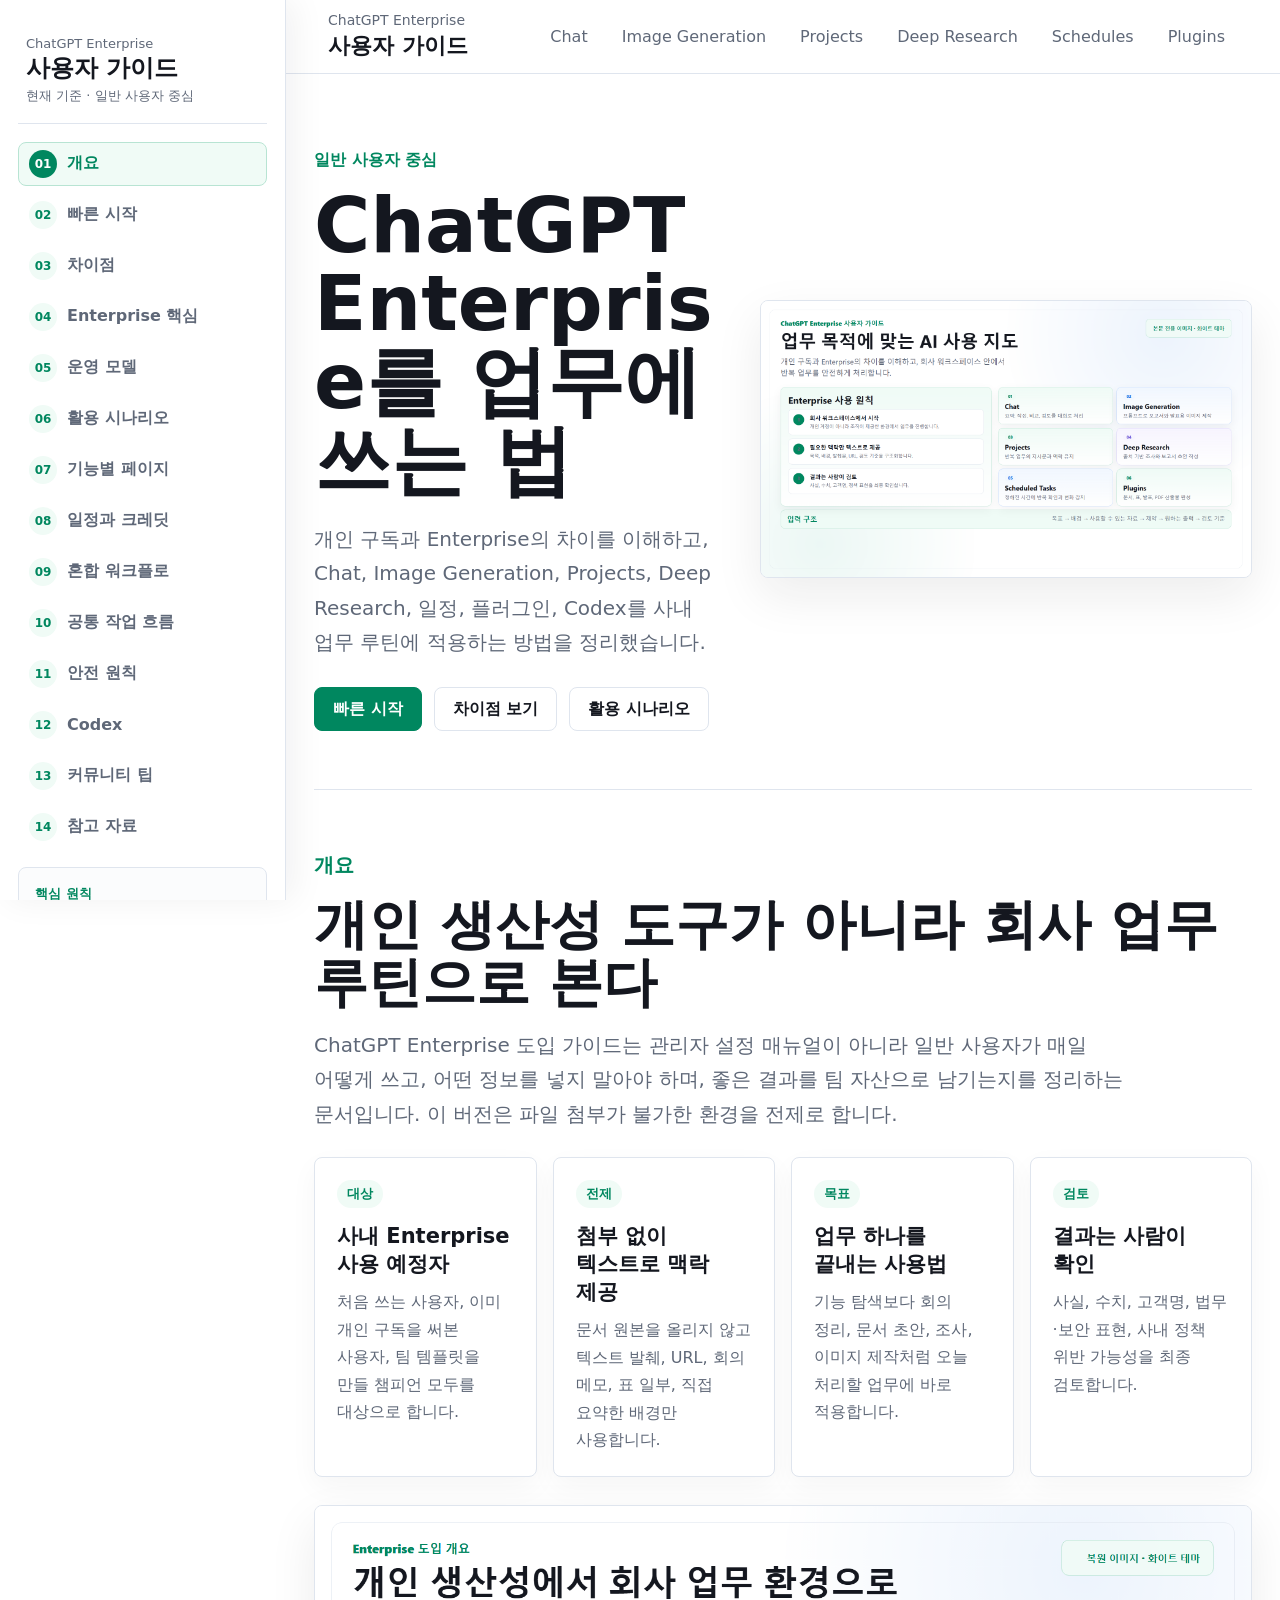
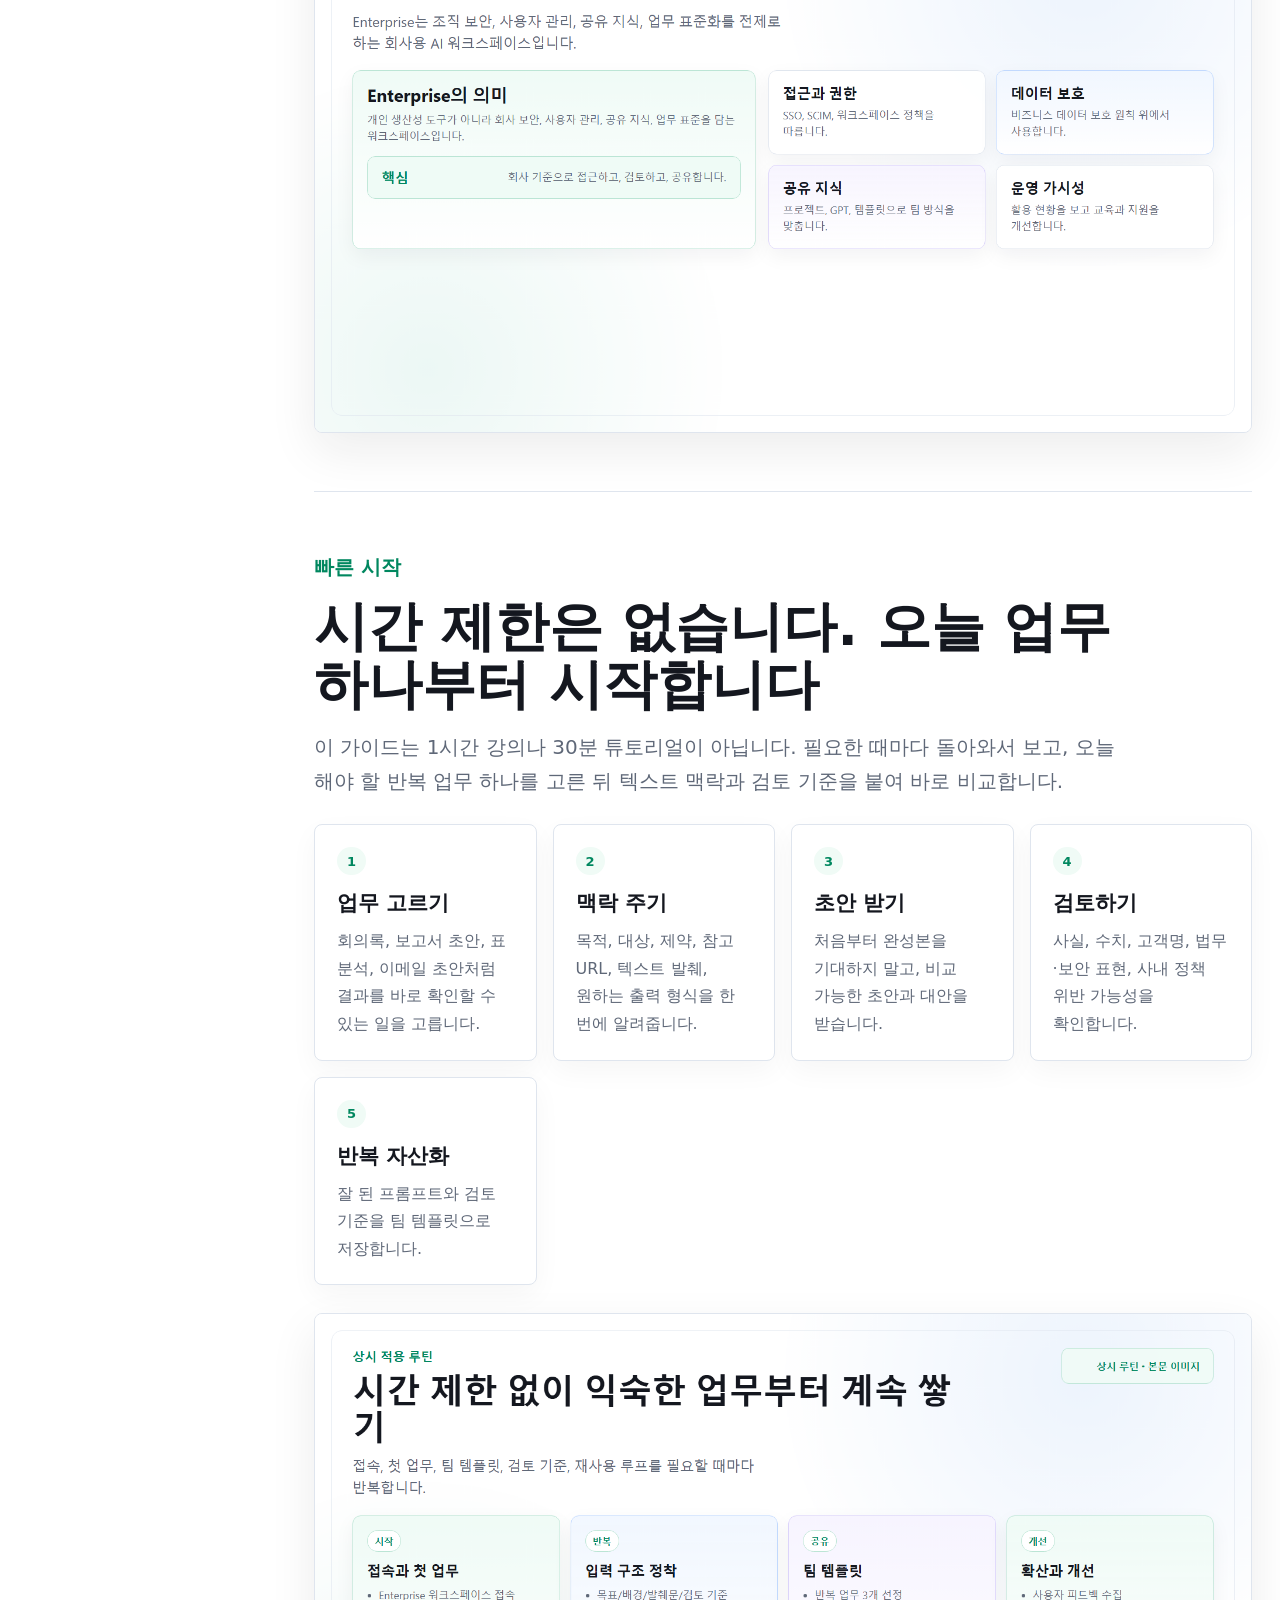
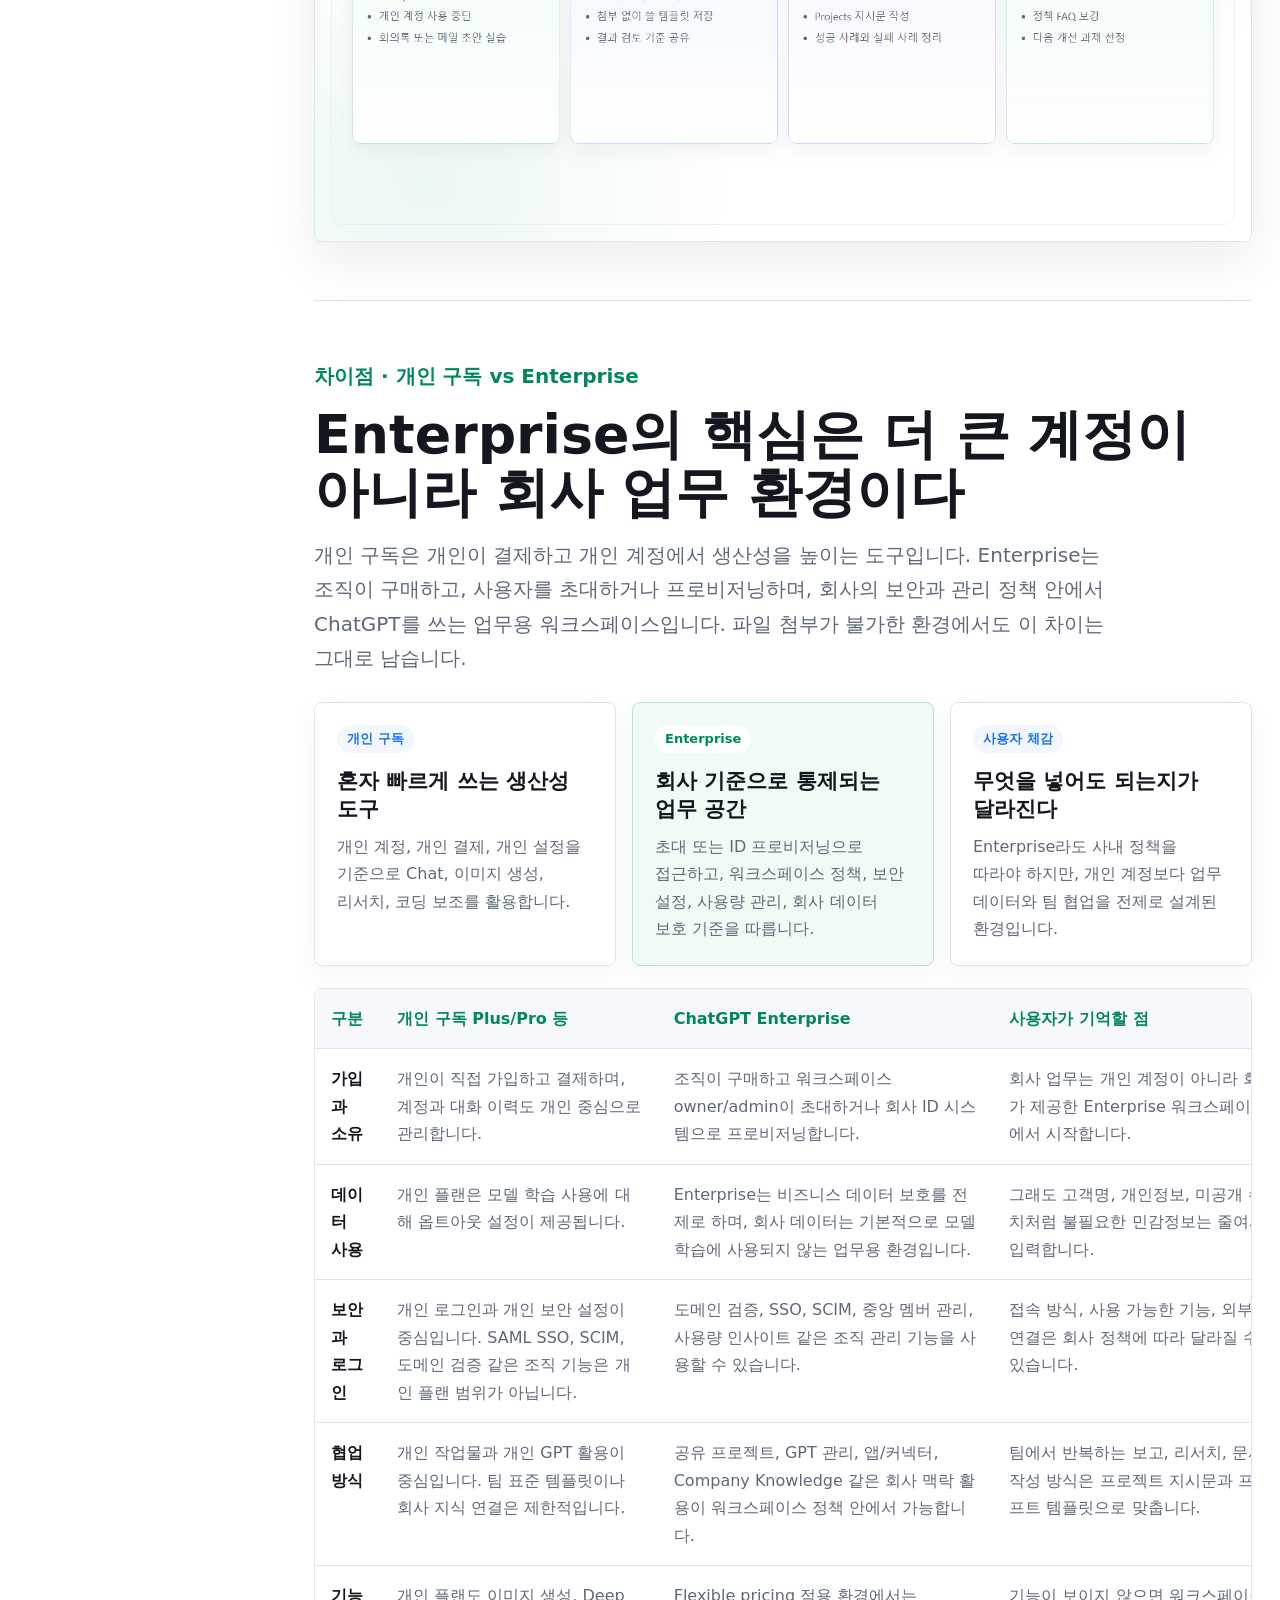
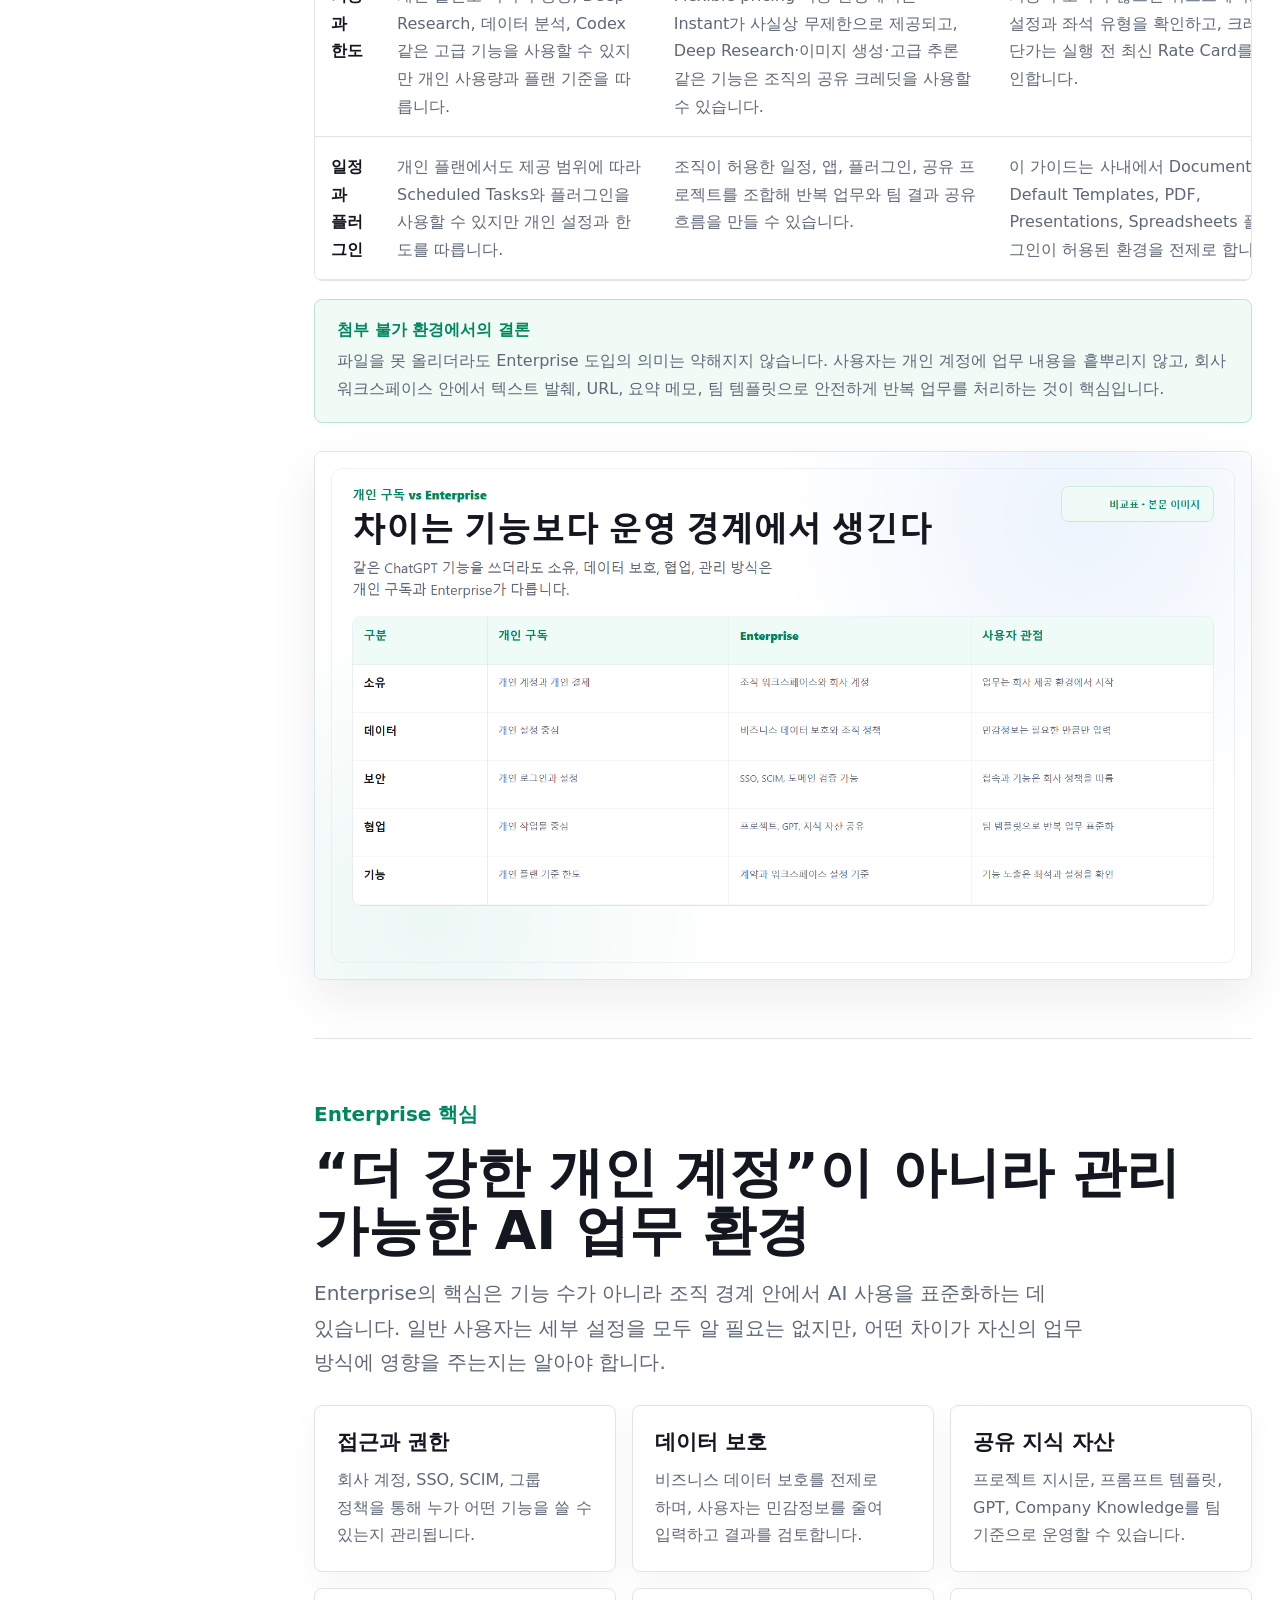
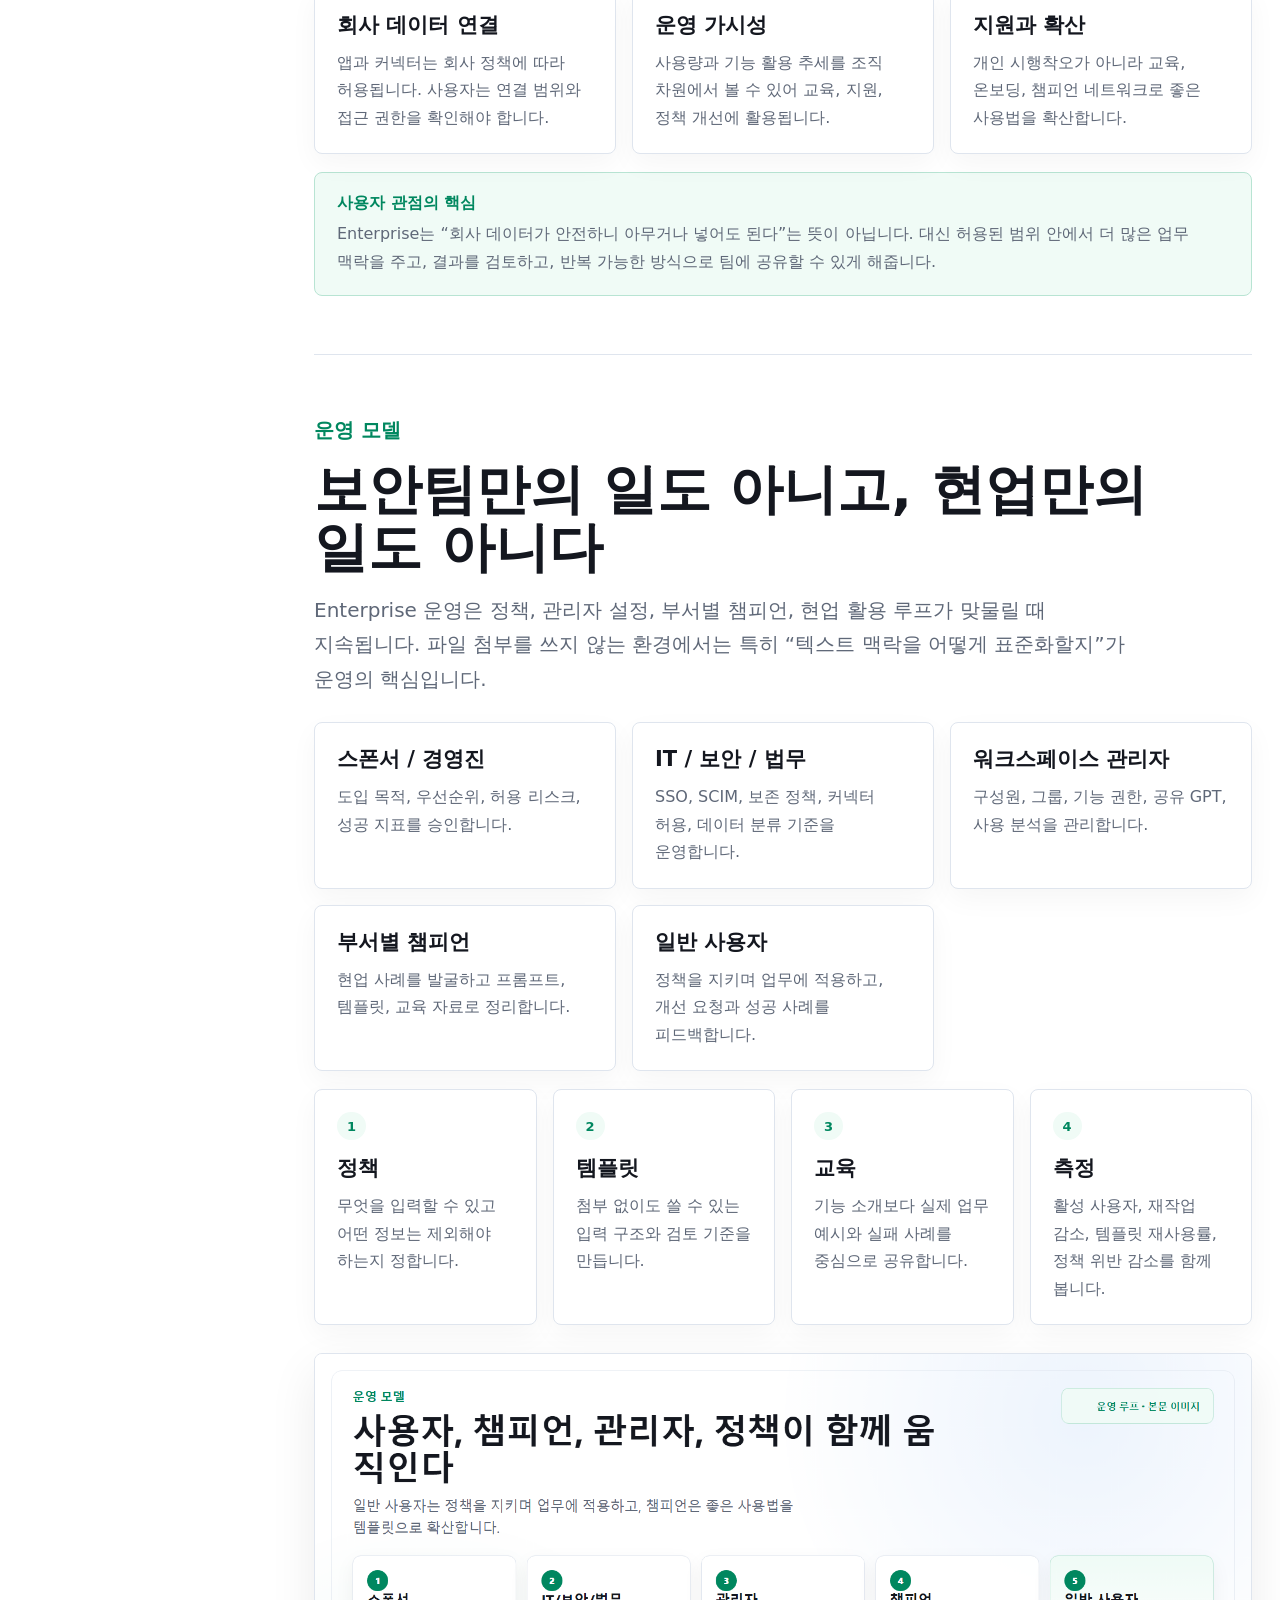
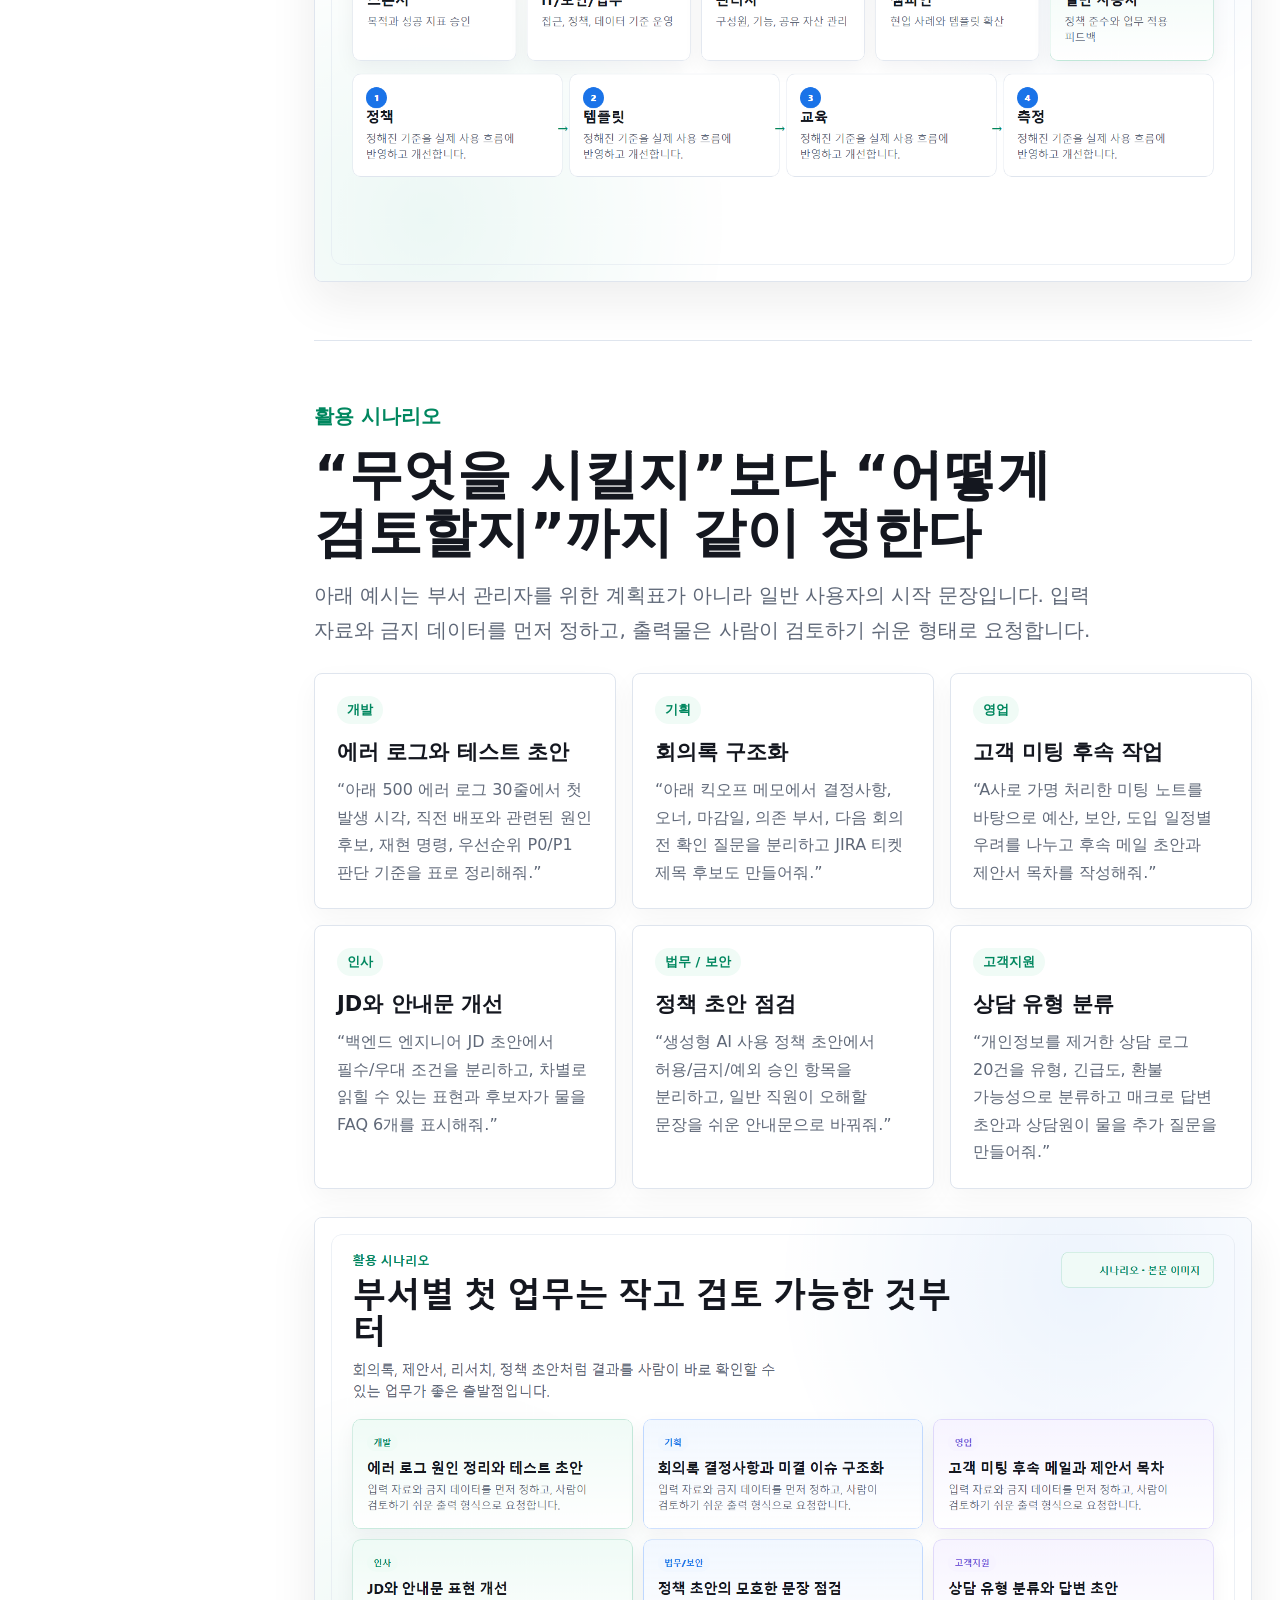
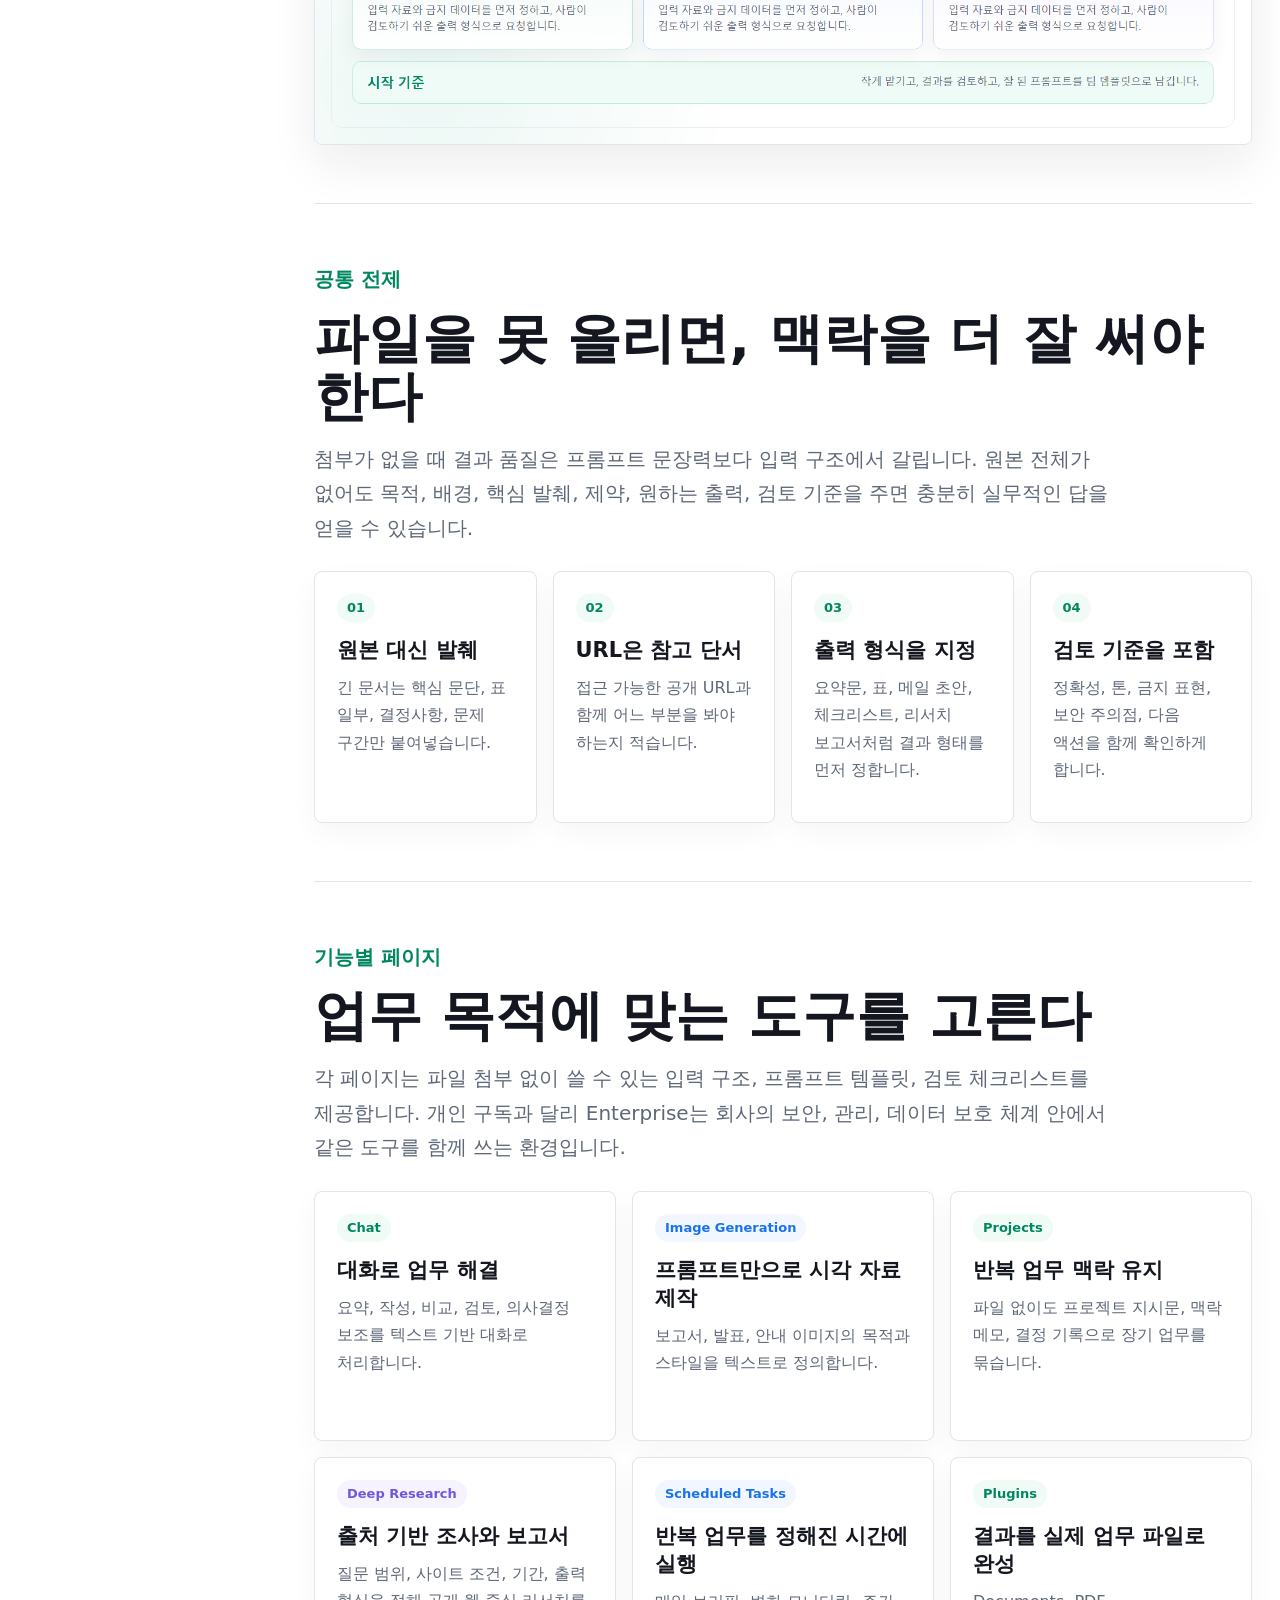
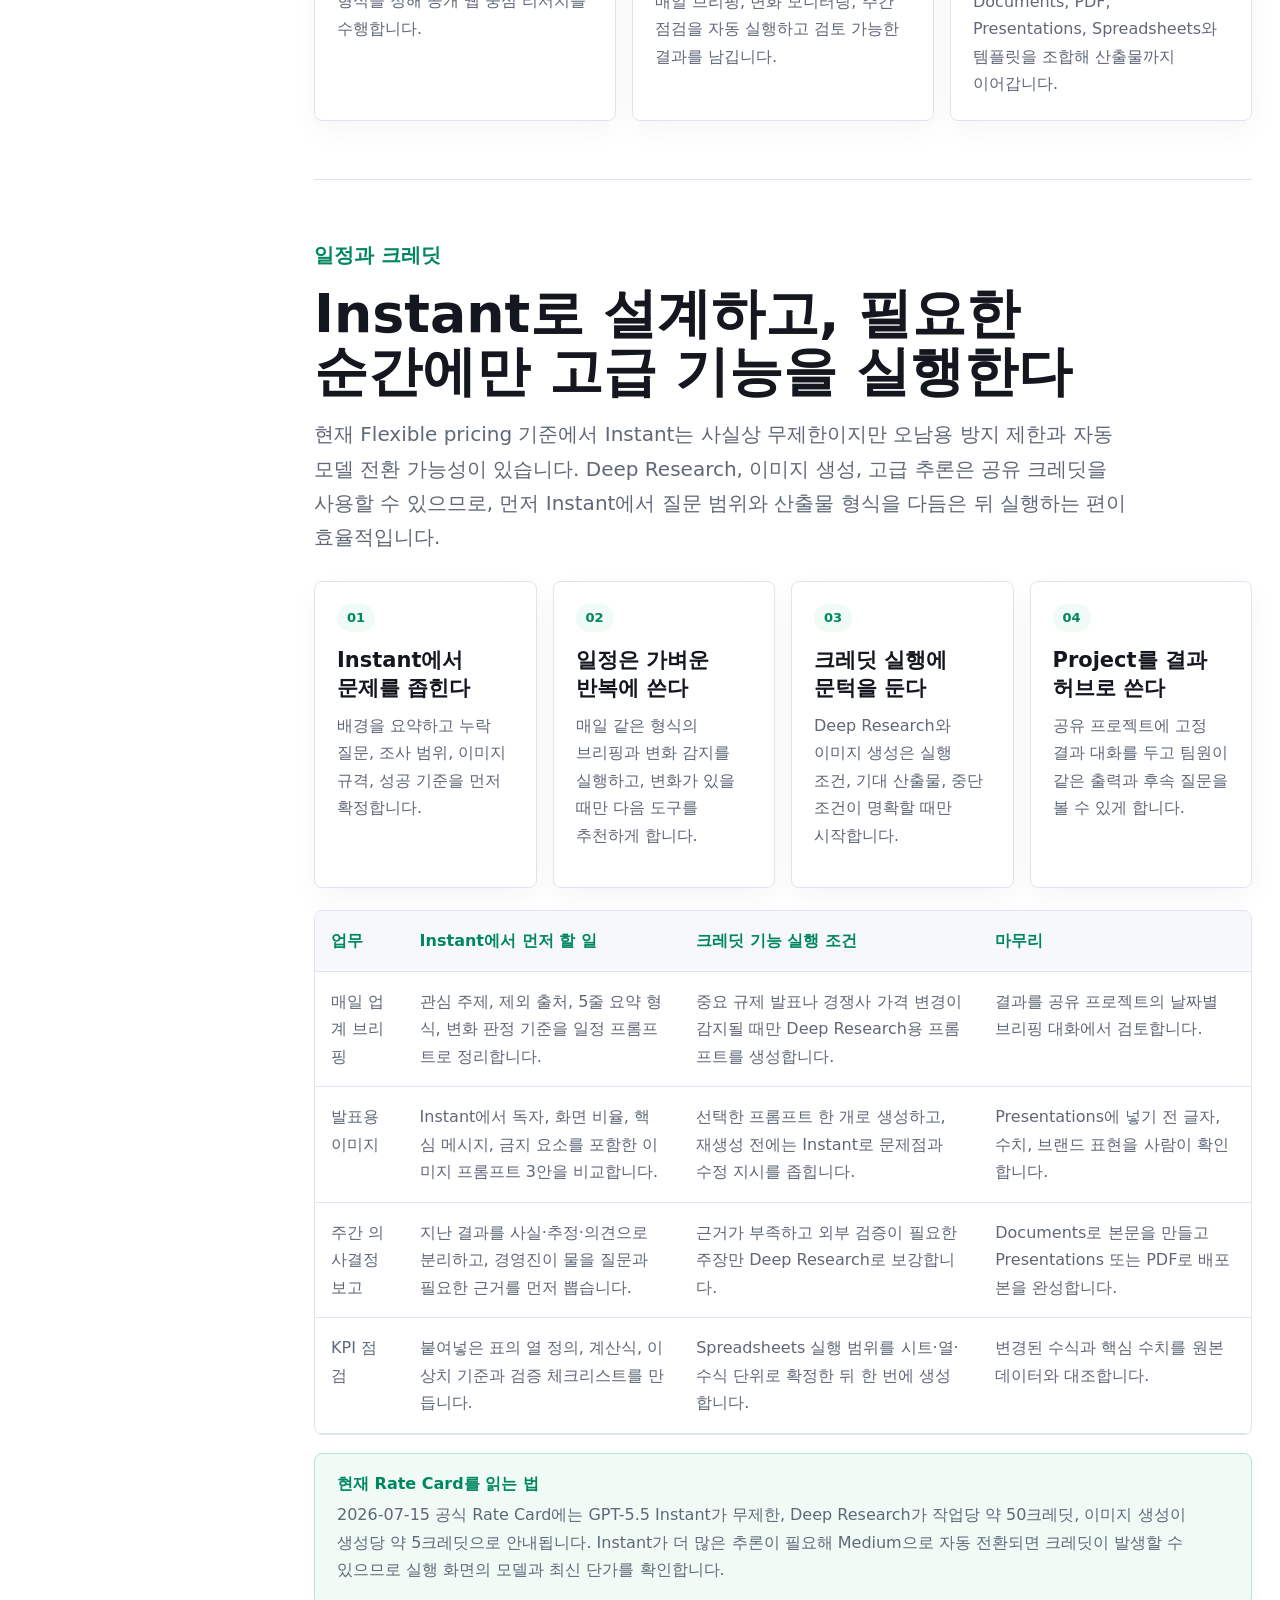
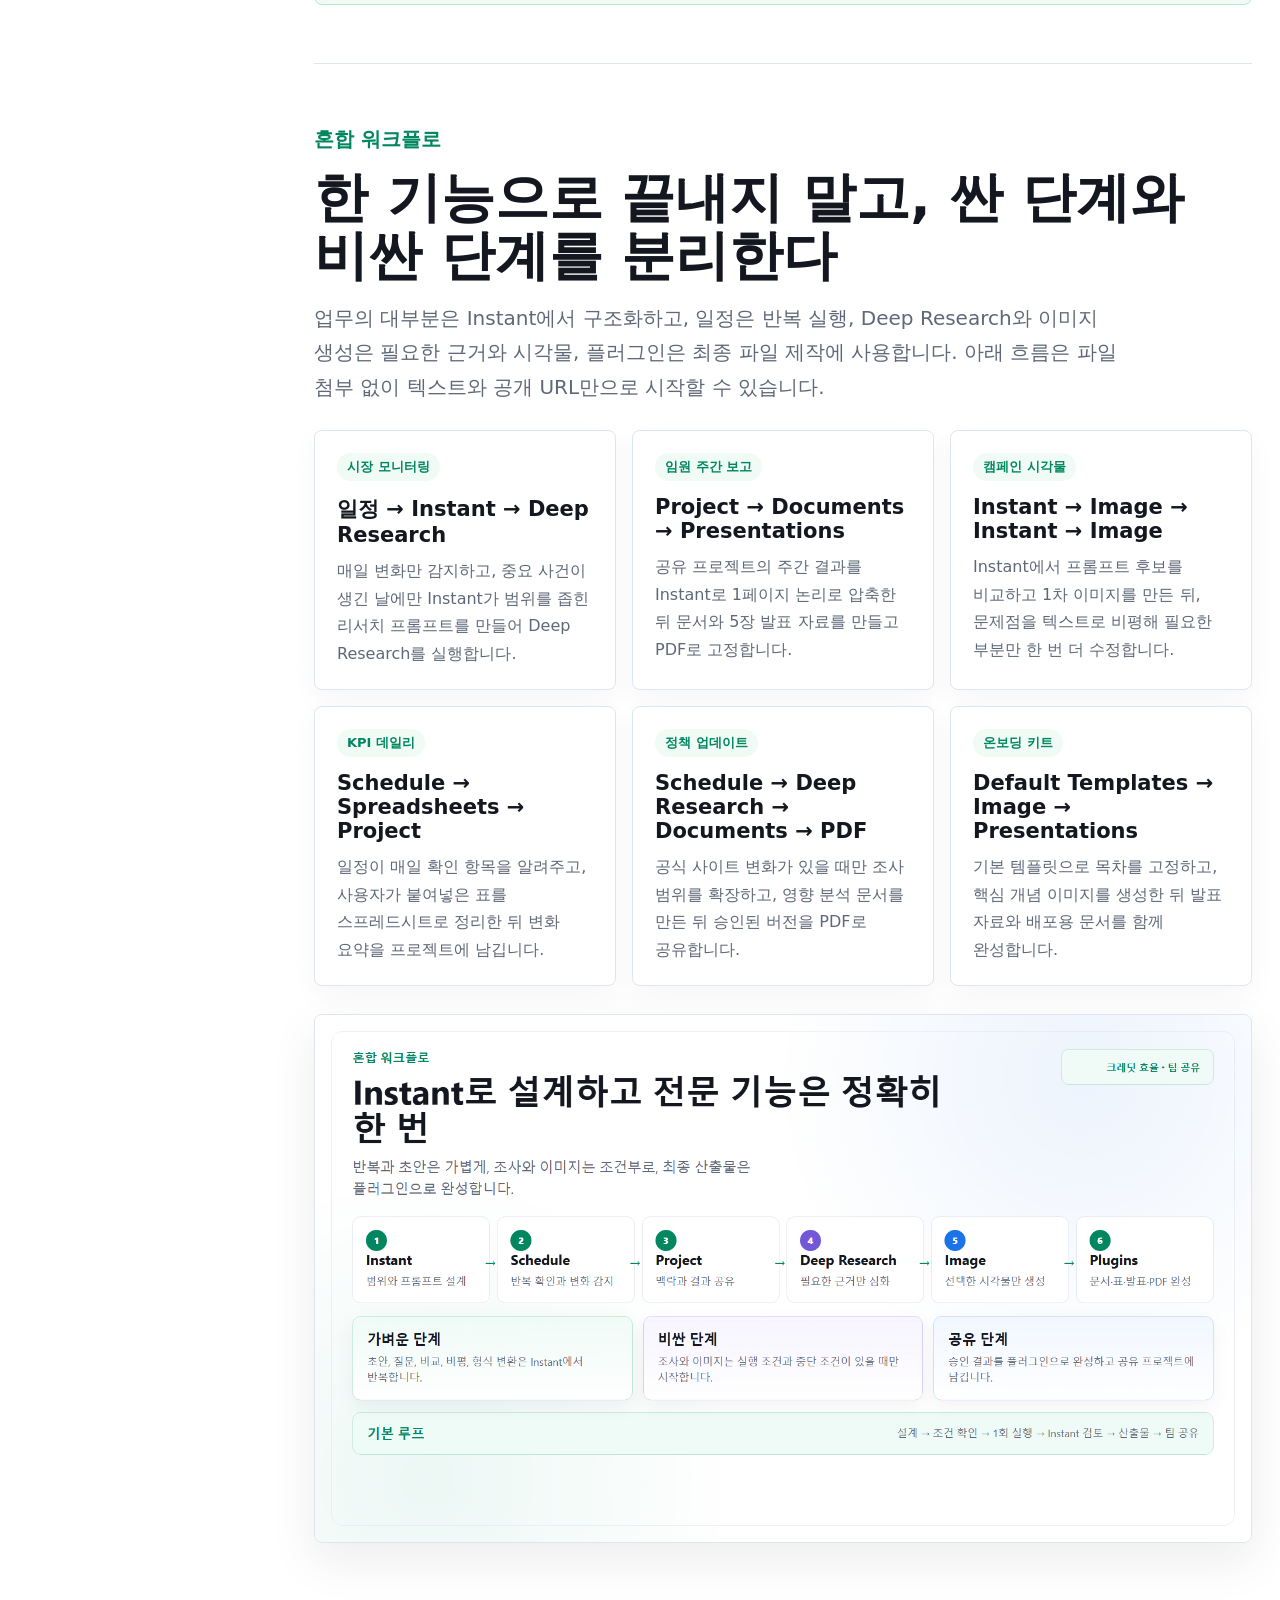
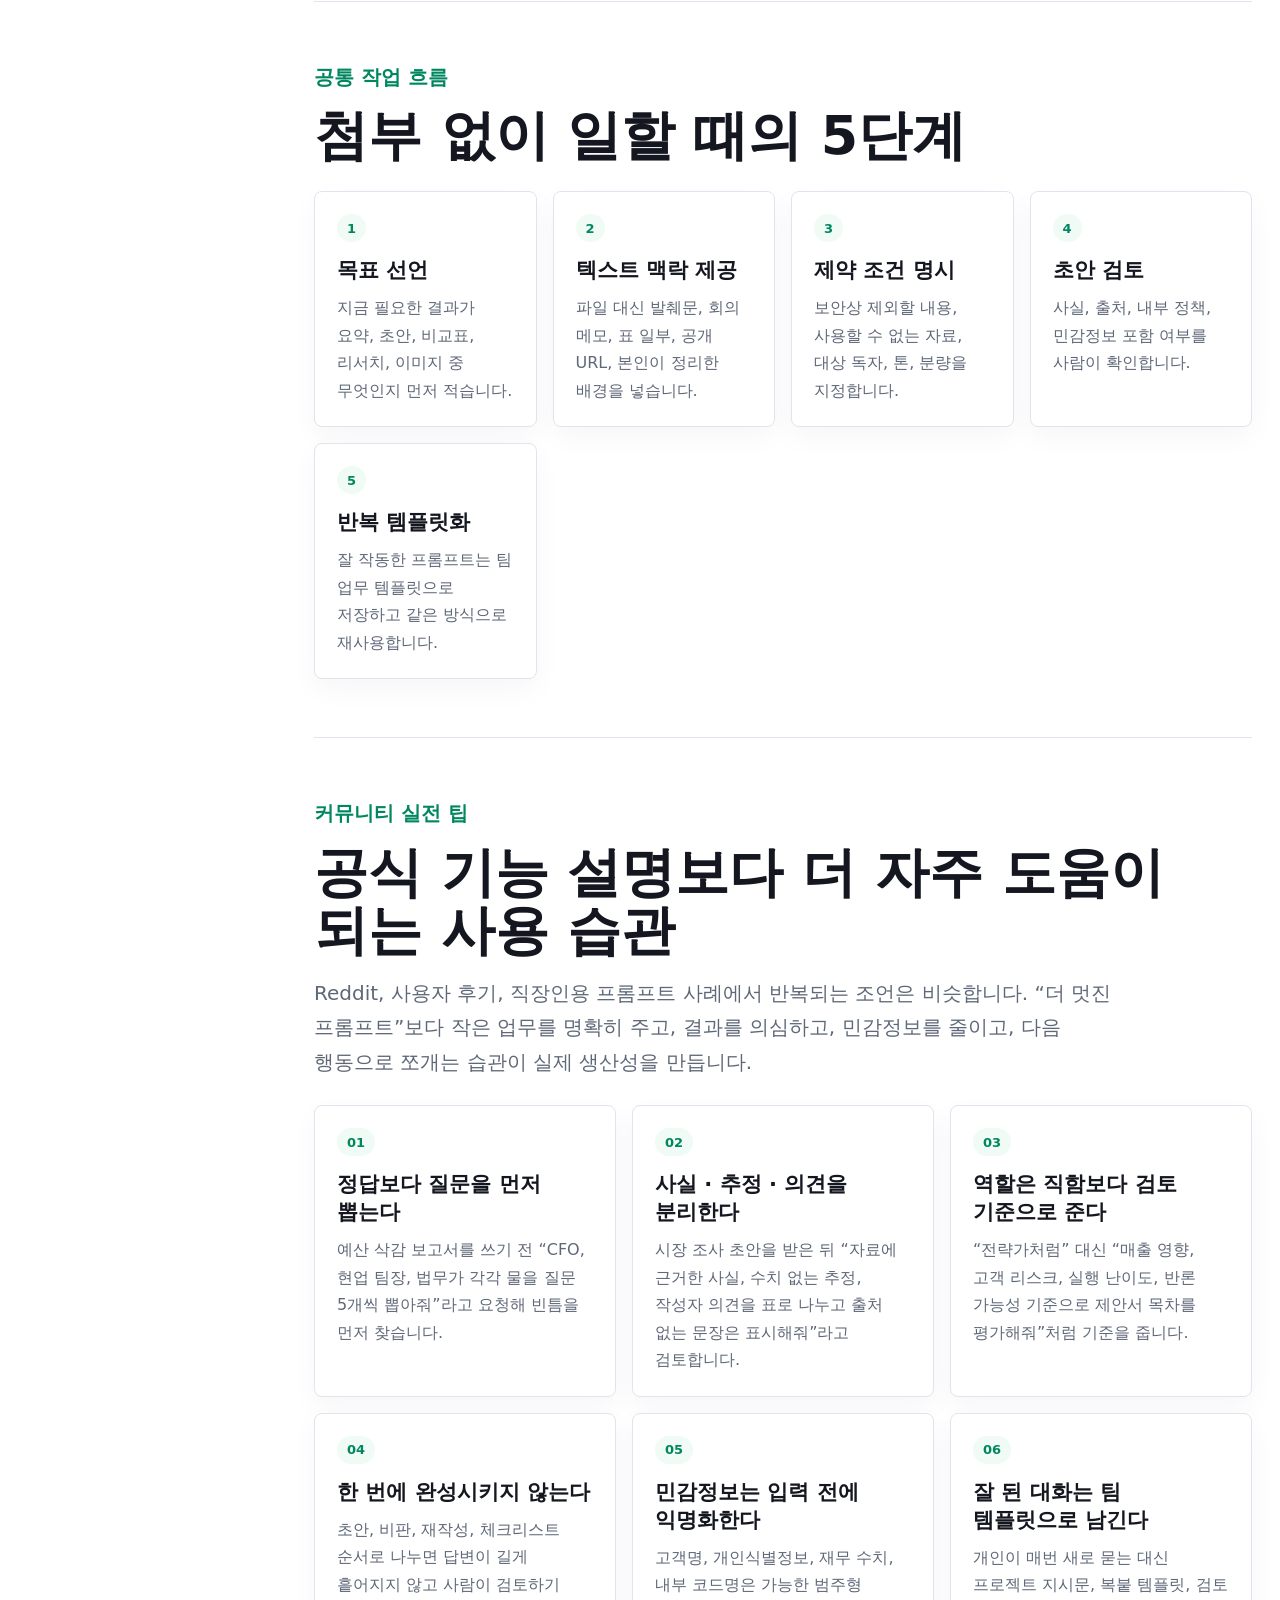
<file: index.html>
<!doctype html>
<html lang="ko">
  <head>
    <meta charset="utf-8" />
    <meta name="viewport" content="width=device-width, initial-scale=1" />
    <title>ChatGPT Enterprise 사용자 가이드</title>
    <meta
      name="description"
      content="파일 첨부가 불가한 환경에서 ChatGPT Enterprise의 Chat, Image Generation, Projects, Deep Research, Scheduled Tasks, Plugins를 업무에 활용하는 화이트 테마 사용자 가이드"
    />
    <link rel="icon" href="data:image/svg+xml,%3Csvg xmlns='http://www.w3.org/2000/svg' viewBox='0 0 64 64'%3E%3Crect width='64' height='64' rx='14' fill='%23ffffff'/%3E%3Cpath d='M17 33c0-9 6.7-16 15-16s15 7 15 16-6.7 14-15 14-15-5-15-14Z' fill='none' stroke='%2300875f' stroke-width='5'/%3E%3Cpath d='M24 30h16M24 38h12' stroke='%231a73e8' stroke-width='5' stroke-linecap='round'/%3E%3C/svg%3E" />
    <link rel="stylesheet" href="styles.css" />
  </head>
  <body data-page="home">
    <aside class="guide-sidebar" aria-label="사용자 가이드 네비게이션">
      <a class="guide-sidebar-brand" href="#hero">
        <span>ChatGPT Enterprise</span>
        <strong>사용자 가이드</strong>
        <small>현재 기준 · 일반 사용자 중심</small>
      </a>
      <nav>
        <a href="#overview" data-guide-link><span>01</span>개요</a>
        <a href="#quick-start" data-guide-link><span>02</span>빠른 시작</a>
        <a href="#difference" data-guide-link><span>03</span>차이점</a>
        <a href="#enterprise-core" data-guide-link><span>04</span>Enterprise 핵심</a>
        <a href="#operating-model" data-guide-link><span>05</span>운영 모델</a>
        <a href="#scenarios" data-guide-link><span>06</span>활용 시나리오</a>
        <a href="#features" data-guide-link><span>07</span>기능별 페이지</a>
        <a href="#schedules-and-credits" data-guide-link><span>08</span>일정과 크레딧</a>
        <a href="#mixed-workflows" data-guide-link><span>09</span>혼합 워크플로</a>
        <a href="#workflow" data-guide-link><span>10</span>공통 작업 흐름</a>
        <a href="#safety" data-guide-link><span>11</span>안전 원칙</a>
        <a href="#codex-updates" data-guide-link><span>12</span>Codex</a>
        <a href="#community-playbook" data-guide-link><span>13</span>커뮤니티 팁</a>
        <a href="#sources" data-guide-link><span>14</span>참고 자료</a>
      </nav>
      <div class="guide-sidebar-note">
        <span>핵심 원칙</span>
        작게 맡기고 · 검토하고 · 공유한다
      </div>
    </aside>

    <header class="topbar">
      <a class="brand" href="./index.html" aria-label="ChatGPT Enterprise 사용자 가이드 홈">
        <span>ChatGPT Enterprise</span>
        <strong>사용자 가이드</strong>
      </a>
      <nav class="topnav" aria-label="주요 페이지">
        <a href="./pages/chat.html">Chat</a>
        <a href="./pages/image-generation.html">Image Generation</a>
        <a href="./pages/projects.html">Projects</a>
        <a href="./pages/deep-research.html">Deep Research</a>
        <a href="./pages/scheduled-tasks.html">Schedules</a>
        <a href="./pages/plugins.html">Plugins</a>
      </nav>
    </header>

    <main>
      <section id="hero" class="hero light-hero">
        <div class="hero-copy">
          <p class="eyebrow">일반 사용자 중심</p>
          <h1>ChatGPT Enterprise를 업무에 쓰는 법</h1>
          <p class="hero-lead">
            개인 구독과 Enterprise의 차이를 이해하고, Chat, Image Generation, Projects,
            Deep Research, 일정, 플러그인, Codex를 사내 업무 루틴에 적용하는 방법을 정리했습니다.
          </p>
          <div class="hero-actions">
            <a class="button primary" href="#quick-start">빠른 시작</a>
            <a class="button secondary" href="#difference">차이점 보기</a>
            <a class="button secondary" href="#scenarios">활용 시나리오</a>
          </div>
        </div>
        <figure class="hero-image">
          <img src="assets/guide-overview-white.png" alt="ChatGPT Enterprise의 주요 기능을 사용하는 화이트 테마 개요 이미지" />
        </figure>
      </section>

      <section id="overview" class="section">
        <div class="section-head">
          <p class="eyebrow">개요</p>
          <h2>개인 생산성 도구가 아니라 회사 업무 루틴으로 본다</h2>
          <p>
            ChatGPT Enterprise 도입 가이드는 관리자 설정 매뉴얼이 아니라 일반 사용자가 매일 어떻게 쓰고,
            어떤 정보를 넣지 말아야 하며, 좋은 결과를 팀 자산으로 남기는지를 정리하는 문서입니다.
            이 버전은 파일 첨부가 불가한 환경을 전제로 합니다.
          </p>
        </div>
        <div class="overview-grid">
          <article class="note-card">
            <span>대상</span>
            <h3>사내 Enterprise 사용 예정자</h3>
            <p>처음 쓰는 사용자, 이미 개인 구독을 써본 사용자, 팀 템플릿을 만들 챔피언 모두를 대상으로 합니다.</p>
          </article>
          <article class="note-card">
            <span>전제</span>
            <h3>첨부 없이 텍스트로 맥락 제공</h3>
            <p>문서 원본을 올리지 않고 텍스트 발췌, URL, 회의 메모, 표 일부, 직접 요약한 배경만 사용합니다.</p>
          </article>
          <article class="note-card">
            <span>목표</span>
            <h3>업무 하나를 끝내는 사용법</h3>
            <p>기능 탐색보다 회의 정리, 문서 초안, 조사, 이미지 제작처럼 오늘 처리할 업무에 바로 적용합니다.</p>
          </article>
          <article class="note-card">
            <span>검토</span>
            <h3>결과는 사람이 확인</h3>
            <p>사실, 수치, 고객명, 법무·보안 표현, 사내 정책 위반 가능성을 최종 검토합니다.</p>
          </article>
        </div>
        <figure class="section-visual">
          <img src="assets/hero-enterprise.png" alt="ChatGPT Enterprise를 개인 생산성 도구가 아닌 회사 업무 환경으로 설명하는 화이트 테마 인포그래픽" />
        </figure>
      </section>

      <section id="quick-start" class="section">
        <span id="flow" class="anchor-target" aria-hidden="true"></span>
        <div class="section-head">
          <p class="eyebrow">빠른 시작</p>
          <h2>시간 제한은 없습니다. 오늘 업무 하나부터 시작합니다</h2>
          <p>
            이 가이드는 1시간 강의나 30분 튜토리얼이 아닙니다. 필요한 때마다 돌아와서 보고,
            오늘 해야 할 반복 업무 하나를 고른 뒤 텍스트 맥락과 검토 기준을 붙여 바로 비교합니다.
          </p>
        </div>
        <div class="steps">
          <article class="step-card">
            <span>1</span>
            <h3>업무 고르기</h3>
            <p>회의록, 보고서 초안, 표 분석, 이메일 초안처럼 결과를 바로 확인할 수 있는 일을 고릅니다.</p>
          </article>
          <article class="step-card">
            <span>2</span>
            <h3>맥락 주기</h3>
            <p>목적, 대상, 제약, 참고 URL, 텍스트 발췌, 원하는 출력 형식을 한 번에 알려줍니다.</p>
          </article>
          <article class="step-card">
            <span>3</span>
            <h3>초안 받기</h3>
            <p>처음부터 완성본을 기대하지 말고, 비교 가능한 초안과 대안을 받습니다.</p>
          </article>
          <article class="step-card">
            <span>4</span>
            <h3>검토하기</h3>
            <p>사실, 수치, 고객명, 법무·보안 표현, 사내 정책 위반 가능성을 확인합니다.</p>
          </article>
          <article class="step-card">
            <span>5</span>
            <h3>반복 자산화</h3>
            <p>잘 된 프롬프트와 검토 기준을 팀 템플릿으로 저장합니다.</p>
          </article>
        </div>
        <figure class="section-visual">
          <img src="assets/roadmap-30days.png" alt="ChatGPT Enterprise를 시간 제한 없이 사용자 습관으로 정착시키는 화이트 테마 루틴 이미지" />
        </figure>
      </section>

      <section id="difference" class="section">
        <span id="subscription-difference" class="anchor-target" aria-hidden="true"></span>
        <div class="section-head">
          <p class="eyebrow">차이점 · 개인 구독 vs Enterprise</p>
          <h2>Enterprise의 핵심은 더 큰 계정이 아니라 회사 업무 환경이다</h2>
          <p>
            개인 구독은 개인이 결제하고 개인 계정에서 생산성을 높이는 도구입니다.
            Enterprise는 조직이 구매하고, 사용자를 초대하거나 프로비저닝하며, 회사의 보안과 관리 정책 안에서 ChatGPT를 쓰는 업무용 워크스페이스입니다.
            파일 첨부가 불가한 환경에서도 이 차이는 그대로 남습니다.
          </p>
        </div>

        <div class="difference-grid">
          <article class="difference-card">
            <span>개인 구독</span>
            <h3>혼자 빠르게 쓰는 생산성 도구</h3>
            <p>개인 계정, 개인 결제, 개인 설정을 기준으로 Chat, 이미지 생성, 리서치, 코딩 보조를 활용합니다.</p>
          </article>
          <article class="difference-card strong">
            <span>Enterprise</span>
            <h3>회사 기준으로 통제되는 업무 공간</h3>
            <p>초대 또는 ID 프로비저닝으로 접근하고, 워크스페이스 정책, 보안 설정, 사용량 관리, 회사 데이터 보호 기준을 따릅니다.</p>
          </article>
          <article class="difference-card">
            <span>사용자 체감</span>
            <h3>무엇을 넣어도 되는지가 달라진다</h3>
            <p>Enterprise라도 사내 정책을 따라야 하지만, 개인 계정보다 업무 데이터와 팀 협업을 전제로 설계된 환경입니다.</p>
          </article>
        </div>

        <div class="table-wrap comparison-table">
          <table>
            <thead>
              <tr>
                <th>구분</th>
                <th>개인 구독 Plus/Pro 등</th>
                <th>ChatGPT Enterprise</th>
                <th>사용자가 기억할 점</th>
              </tr>
            </thead>
            <tbody>
              <tr>
                <td>가입과 소유</td>
                <td>개인이 직접 가입하고 결제하며, 계정과 대화 이력도 개인 중심으로 관리합니다.</td>
                <td>조직이 구매하고 워크스페이스 owner/admin이 초대하거나 회사 ID 시스템으로 프로비저닝합니다.</td>
                <td>회사 업무는 개인 계정이 아니라 회사가 제공한 Enterprise 워크스페이스에서 시작합니다.</td>
              </tr>
              <tr>
                <td>데이터 사용</td>
                <td>개인 플랜은 모델 학습 사용에 대해 옵트아웃 설정이 제공됩니다.</td>
                <td>Enterprise는 비즈니스 데이터 보호를 전제로 하며, 회사 데이터는 기본적으로 모델 학습에 사용되지 않는 업무용 환경입니다.</td>
                <td>그래도 고객명, 개인정보, 미공개 수치처럼 불필요한 민감정보는 줄여서 입력합니다.</td>
              </tr>
              <tr>
                <td>보안과 로그인</td>
                <td>개인 로그인과 개인 보안 설정이 중심입니다. SAML SSO, SCIM, 도메인 검증 같은 조직 기능은 개인 플랜 범위가 아닙니다.</td>
                <td>도메인 검증, SSO, SCIM, 중앙 멤버 관리, 사용량 인사이트 같은 조직 관리 기능을 사용할 수 있습니다.</td>
                <td>접속 방식, 사용 가능한 기능, 외부 앱 연결은 회사 정책에 따라 달라질 수 있습니다.</td>
              </tr>
              <tr>
                <td>협업 방식</td>
                <td>개인 작업물과 개인 GPT 활용이 중심입니다. 팀 표준 템플릿이나 회사 지식 연결은 제한적입니다.</td>
                <td>공유 프로젝트, GPT 관리, 앱/커넥터, Company Knowledge 같은 회사 맥락 활용이 워크스페이스 정책 안에서 가능합니다.</td>
                <td>팀에서 반복하는 보고, 리서치, 문서 작성 방식은 프로젝트 지시문과 프롬프트 템플릿으로 맞춥니다.</td>
              </tr>
              <tr>
                <td>기능과 한도</td>
                <td>개인 플랜도 이미지 생성, Deep Research, 데이터 분석, Codex 같은 고급 기능을 사용할 수 있지만 개인 사용량과 플랜 기준을 따릅니다.</td>
                <td>Flexible pricing 적용 환경에서는 Instant가 사실상 무제한으로 제공되고, Deep Research·이미지 생성·고급 추론 같은 기능은 조직의 공유 크레딧을 사용할 수 있습니다.</td>
                <td>기능이 보이지 않으면 워크스페이스 설정과 좌석 유형을 확인하고, 크레딧 단가는 실행 전 최신 Rate Card를 확인합니다.</td>
              </tr>
              <tr>
                <td>일정과 플러그인</td>
                <td>개인 플랜에서도 제공 범위에 따라 Scheduled Tasks와 플러그인을 사용할 수 있지만 개인 설정과 한도를 따릅니다.</td>
                <td>조직이 허용한 일정, 앱, 플러그인, 공유 프로젝트를 조합해 반복 업무와 팀 결과 공유 흐름을 만들 수 있습니다.</td>
                <td>이 가이드는 사내에서 Documents, Default Templates, PDF, Presentations, Spreadsheets 플러그인이 허용된 환경을 전제로 합니다.</td>
              </tr>
            </tbody>
          </table>
        </div>

        <div class="difference-note">
          <strong>첨부 불가 환경에서의 결론</strong>
          <p>
            파일을 못 올리더라도 Enterprise 도입의 의미는 약해지지 않습니다.
            사용자는 개인 계정에 업무 내용을 흩뿌리지 않고, 회사 워크스페이스 안에서 텍스트 발췌, URL, 요약 메모, 팀 템플릿으로 안전하게 반복 업무를 처리하는 것이 핵심입니다.
          </p>
        </div>
        <figure class="section-visual">
          <img src="assets/personal-vs-enterprise.png" alt="개인 구독과 ChatGPT Enterprise의 운영 경계 차이를 비교하는 화이트 테마 표 이미지" />
        </figure>
      </section>

      <section id="enterprise-core" class="section">
        <span id="enterprise" class="anchor-target" aria-hidden="true"></span>
        <div class="section-head">
          <p class="eyebrow">Enterprise 핵심</p>
          <h2>“더 강한 개인 계정”이 아니라 관리 가능한 AI 업무 환경</h2>
          <p>
            Enterprise의 핵심은 기능 수가 아니라 조직 경계 안에서 AI 사용을 표준화하는 데 있습니다.
            일반 사용자는 세부 설정을 모두 알 필요는 없지만, 어떤 차이가 자신의 업무 방식에 영향을 주는지는 알아야 합니다.
          </p>
        </div>
        <div class="core-grid">
          <article class="check-card">
            <h3>접근과 권한</h3>
            <p>회사 계정, SSO, SCIM, 그룹 정책을 통해 누가 어떤 기능을 쓸 수 있는지 관리됩니다.</p>
          </article>
          <article class="check-card">
            <h3>데이터 보호</h3>
            <p>비즈니스 데이터 보호를 전제로 하며, 사용자는 민감정보를 줄여 입력하고 결과를 검토합니다.</p>
          </article>
          <article class="check-card">
            <h3>공유 지식 자산</h3>
            <p>프로젝트 지시문, 프롬프트 템플릿, GPT, Company Knowledge를 팀 기준으로 운영할 수 있습니다.</p>
          </article>
          <article class="check-card">
            <h3>회사 데이터 연결</h3>
            <p>앱과 커넥터는 회사 정책에 따라 허용됩니다. 사용자는 연결 범위와 접근 권한을 확인해야 합니다.</p>
          </article>
          <article class="check-card">
            <h3>운영 가시성</h3>
            <p>사용량과 기능 활용 추세를 조직 차원에서 볼 수 있어 교육, 지원, 정책 개선에 활용됩니다.</p>
          </article>
          <article class="check-card">
            <h3>지원과 확산</h3>
            <p>개인 시행착오가 아니라 교육, 온보딩, 챔피언 네트워크로 좋은 사용법을 확산합니다.</p>
          </article>
        </div>
        <div class="difference-note">
          <strong>사용자 관점의 핵심</strong>
          <p>
            Enterprise는 “회사 데이터가 안전하니 아무거나 넣어도 된다”는 뜻이 아닙니다.
            대신 허용된 범위 안에서 더 많은 업무 맥락을 주고, 결과를 검토하고, 반복 가능한 방식으로 팀에 공유할 수 있게 해줍니다.
          </p>
        </div>
      </section>

      <section id="operating-model" class="section">
        <div class="section-head">
          <p class="eyebrow">운영 모델</p>
          <h2>보안팀만의 일도 아니고, 현업만의 일도 아니다</h2>
          <p>
            Enterprise 운영은 정책, 관리자 설정, 부서별 챔피언, 현업 활용 루프가 맞물릴 때 지속됩니다.
            파일 첨부를 쓰지 않는 환경에서는 특히 “텍스트 맥락을 어떻게 표준화할지”가 운영의 핵심입니다.
          </p>
        </div>
        <div class="role-grid">
          <article class="note-card">
            <h3>스폰서 / 경영진</h3>
            <p>도입 목적, 우선순위, 허용 리스크, 성공 지표를 승인합니다.</p>
          </article>
          <article class="note-card">
            <h3>IT / 보안 / 법무</h3>
            <p>SSO, SCIM, 보존 정책, 커넥터 허용, 데이터 분류 기준을 운영합니다.</p>
          </article>
          <article class="note-card">
            <h3>워크스페이스 관리자</h3>
            <p>구성원, 그룹, 기능 권한, 공유 GPT, 사용 분석을 관리합니다.</p>
          </article>
          <article class="note-card">
            <h3>부서별 챔피언</h3>
            <p>현업 사례를 발굴하고 프롬프트, 템플릿, 교육 자료로 정리합니다.</p>
          </article>
          <article class="note-card">
            <h3>일반 사용자</h3>
            <p>정책을 지키며 업무에 적용하고, 개선 요청과 성공 사례를 피드백합니다.</p>
          </article>
        </div>
        <div class="operating-loop">
          <article>
            <span>1</span>
            <h3>정책</h3>
            <p>무엇을 입력할 수 있고 어떤 정보는 제외해야 하는지 정합니다.</p>
          </article>
          <article>
            <span>2</span>
            <h3>템플릿</h3>
            <p>첨부 없이도 쓸 수 있는 입력 구조와 검토 기준을 만듭니다.</p>
          </article>
          <article>
            <span>3</span>
            <h3>교육</h3>
            <p>기능 소개보다 실제 업무 예시와 실패 사례를 중심으로 공유합니다.</p>
          </article>
          <article>
            <span>4</span>
            <h3>측정</h3>
            <p>활성 사용자, 재작업 감소, 템플릿 재사용률, 정책 위반 감소를 함께 봅니다.</p>
          </article>
        </div>
        <figure class="section-visual">
          <img src="assets/operating-model.png" alt="ChatGPT Enterprise 운영 모델에서 스폰서, 보안, 관리자, 챔피언, 일반 사용자의 역할을 설명하는 화이트 테마 이미지" />
        </figure>
      </section>

      <section id="scenarios" class="section">
        <div class="section-head">
          <p class="eyebrow">활용 시나리오</p>
          <h2>“무엇을 시킬지”보다 “어떻게 검토할지”까지 같이 정한다</h2>
          <p>
            아래 예시는 부서 관리자를 위한 계획표가 아니라 일반 사용자의 시작 문장입니다.
            입력 자료와 금지 데이터를 먼저 정하고, 출력물은 사람이 검토하기 쉬운 형태로 요청합니다.
          </p>
        </div>
        <div class="scenario-grid">
          <article class="note-card">
            <span>개발</span>
            <h3>에러 로그와 테스트 초안</h3>
            <p>“아래 500 에러 로그 30줄에서 첫 발생 시각, 직전 배포와 관련된 원인 후보, 재현 명령, 우선순위 P0/P1 판단 기준을 표로 정리해줘.”</p>
          </article>
          <article class="note-card">
            <span>기획</span>
            <h3>회의록 구조화</h3>
            <p>“아래 킥오프 메모에서 결정사항, 오너, 마감일, 의존 부서, 다음 회의 전 확인 질문을 분리하고 JIRA 티켓 제목 후보도 만들어줘.”</p>
          </article>
          <article class="note-card">
            <span>영업</span>
            <h3>고객 미팅 후속 작업</h3>
            <p>“A사로 가명 처리한 미팅 노트를 바탕으로 예산, 보안, 도입 일정별 우려를 나누고 후속 메일 초안과 제안서 목차를 작성해줘.”</p>
          </article>
          <article class="note-card">
            <span>인사</span>
            <h3>JD와 안내문 개선</h3>
            <p>“백엔드 엔지니어 JD 초안에서 필수/우대 조건을 분리하고, 차별로 읽힐 수 있는 표현과 후보자가 물을 FAQ 6개를 표시해줘.”</p>
          </article>
          <article class="note-card">
            <span>법무 / 보안</span>
            <h3>정책 초안 점검</h3>
            <p>“생성형 AI 사용 정책 초안에서 허용/금지/예외 승인 항목을 분리하고, 일반 직원이 오해할 문장을 쉬운 안내문으로 바꿔줘.”</p>
          </article>
          <article class="note-card">
            <span>고객지원</span>
            <h3>상담 유형 분류</h3>
            <p>“개인정보를 제거한 상담 로그 20건을 유형, 긴급도, 환불 가능성으로 분류하고 매크로 답변 초안과 상담원이 물을 추가 질문을 만들어줘.”</p>
          </article>
        </div>
        <figure class="section-visual">
          <img src="assets/department-scenarios.png" alt="부서별 ChatGPT Enterprise 첫 활용 업무 예시를 정리한 화이트 테마 이미지" />
        </figure>
      </section>

      <section id="no-attachments" class="section">
        <div class="section-head">
          <p class="eyebrow">공통 전제</p>
          <h2>파일을 못 올리면, 맥락을 더 잘 써야 한다</h2>
          <p>
            첨부가 없을 때 결과 품질은 프롬프트 문장력보다 입력 구조에서 갈립니다.
            원본 전체가 없어도 목적, 배경, 핵심 발췌, 제약, 원하는 출력, 검토 기준을 주면
            충분히 실무적인 답을 얻을 수 있습니다.
          </p>
        </div>
        <div class="principles">
          <article>
            <span>01</span>
            <h3>원본 대신 발췌</h3>
            <p>긴 문서는 핵심 문단, 표 일부, 결정사항, 문제 구간만 붙여넣습니다.</p>
          </article>
          <article>
            <span>02</span>
            <h3>URL은 참고 단서</h3>
            <p>접근 가능한 공개 URL과 함께 어느 부분을 봐야 하는지 적습니다.</p>
          </article>
          <article>
            <span>03</span>
            <h3>출력 형식을 지정</h3>
            <p>요약문, 표, 메일 초안, 체크리스트, 리서치 보고서처럼 결과 형태를 먼저 정합니다.</p>
          </article>
          <article>
            <span>04</span>
            <h3>검토 기준을 포함</h3>
            <p>정확성, 톤, 금지 표현, 보안 주의점, 다음 액션을 함께 확인하게 합니다.</p>
          </article>
        </div>
      </section>

      <section id="features" class="section">
        <div class="section-head">
          <p class="eyebrow">기능별 페이지</p>
          <h2>업무 목적에 맞는 도구를 고른다</h2>
          <p>
            각 페이지는 파일 첨부 없이 쓸 수 있는 입력 구조, 프롬프트 템플릿, 검토 체크리스트를 제공합니다.
            개인 구독과 달리 Enterprise는 회사의 보안, 관리, 데이터 보호 체계 안에서 같은 도구를 함께 쓰는 환경입니다.
          </p>
        </div>
        <div class="feature-cards">
          <a class="feature-card green" href="./pages/chat.html">
            <span>Chat</span>
            <h3>대화로 업무 해결</h3>
            <p>요약, 작성, 비교, 검토, 의사결정 보조를 텍스트 기반 대화로 처리합니다.</p>
          </a>
          <a class="feature-card blue" href="./pages/image-generation.html">
            <span>Image Generation</span>
            <h3>프롬프트만으로 시각 자료 제작</h3>
            <p>보고서, 발표, 안내 이미지의 목적과 스타일을 텍스트로 정의합니다.</p>
          </a>
          <a class="feature-card green" href="./pages/projects.html">
            <span>Projects</span>
            <h3>반복 업무 맥락 유지</h3>
            <p>파일 없이도 프로젝트 지시문, 맥락 메모, 결정 기록으로 장기 업무를 묶습니다.</p>
          </a>
          <a class="feature-card purple" href="./pages/deep-research.html">
            <span>Deep Research</span>
            <h3>출처 기반 조사와 보고서</h3>
            <p>질문 범위, 사이트 조건, 기간, 출력 형식을 정해 공개 웹 중심 리서치를 수행합니다.</p>
          </a>
          <a class="feature-card blue" href="./pages/scheduled-tasks.html">
            <span>Scheduled Tasks</span>
            <h3>반복 업무를 정해진 시간에 실행</h3>
            <p>매일 브리핑, 변화 모니터링, 주간 점검을 자동 실행하고 검토 가능한 결과를 남깁니다.</p>
          </a>
          <a class="feature-card green" href="./pages/plugins.html">
            <span>Plugins</span>
            <h3>결과를 실제 업무 파일로 완성</h3>
            <p>Documents, PDF, Presentations, Spreadsheets와 템플릿을 조합해 산출물까지 이어갑니다.</p>
          </a>
        </div>
      </section>

      <section id="schedules-and-credits" class="section">
        <div class="section-head">
          <p class="eyebrow">일정과 크레딧</p>
          <h2>Instant로 설계하고, 필요한 순간에만 고급 기능을 실행한다</h2>
          <p>
            현재 Flexible pricing 기준에서 Instant는 사실상 무제한이지만 오남용 방지 제한과 자동 모델 전환 가능성이 있습니다.
            Deep Research, 이미지 생성, 고급 추론은 공유 크레딧을 사용할 수 있으므로, 먼저 Instant에서 질문 범위와 산출물 형식을 다듬은 뒤 실행하는 편이 효율적입니다.
          </p>
        </div>
        <div class="principles">
          <article>
            <span>01</span>
            <h3>Instant에서 문제를 좁힌다</h3>
            <p>배경을 요약하고 누락 질문, 조사 범위, 이미지 규격, 성공 기준을 먼저 확정합니다.</p>
          </article>
          <article>
            <span>02</span>
            <h3>일정은 가벼운 반복에 쓴다</h3>
            <p>매일 같은 형식의 브리핑과 변화 감지를 실행하고, 변화가 있을 때만 다음 도구를 추천하게 합니다.</p>
          </article>
          <article>
            <span>03</span>
            <h3>크레딧 실행에 문턱을 둔다</h3>
            <p>Deep Research와 이미지 생성은 실행 조건, 기대 산출물, 중단 조건이 명확할 때만 시작합니다.</p>
          </article>
          <article>
            <span>04</span>
            <h3>Project를 결과 허브로 쓴다</h3>
            <p>공유 프로젝트에 고정 결과 대화를 두고 팀원이 같은 출력과 후속 질문을 볼 수 있게 합니다.</p>
          </article>
        </div>
        <div class="table-wrap community-table">
          <table>
            <thead>
              <tr>
                <th>업무</th>
                <th>Instant에서 먼저 할 일</th>
                <th>크레딧 기능 실행 조건</th>
                <th>마무리</th>
              </tr>
            </thead>
            <tbody>
              <tr>
                <td>매일 업계 브리핑</td>
                <td>관심 주제, 제외 출처, 5줄 요약 형식, 변화 판정 기준을 일정 프롬프트로 정리합니다.</td>
                <td>중요 규제 발표나 경쟁사 가격 변경이 감지될 때만 Deep Research용 프롬프트를 생성합니다.</td>
                <td>결과를 공유 프로젝트의 날짜별 브리핑 대화에서 검토합니다.</td>
              </tr>
              <tr>
                <td>발표용 이미지</td>
                <td>Instant에서 독자, 화면 비율, 핵심 메시지, 금지 요소를 포함한 이미지 프롬프트 3안을 비교합니다.</td>
                <td>선택한 프롬프트 한 개로 생성하고, 재생성 전에는 Instant로 문제점과 수정 지시를 좁힙니다.</td>
                <td>Presentations에 넣기 전 글자, 수치, 브랜드 표현을 사람이 확인합니다.</td>
              </tr>
              <tr>
                <td>주간 의사결정 보고</td>
                <td>지난 결과를 사실·추정·의견으로 분리하고, 경영진이 물을 질문과 필요한 근거를 먼저 뽑습니다.</td>
                <td>근거가 부족하고 외부 검증이 필요한 주장만 Deep Research로 보강합니다.</td>
                <td>Documents로 본문을 만들고 Presentations 또는 PDF로 배포본을 완성합니다.</td>
              </tr>
              <tr>
                <td>KPI 점검</td>
                <td>붙여넣은 표의 열 정의, 계산식, 이상치 기준과 검증 체크리스트를 만듭니다.</td>
                <td>Spreadsheets 실행 범위를 시트·열·수식 단위로 확정한 뒤 한 번에 생성합니다.</td>
                <td>변경된 수식과 핵심 수치를 원본 데이터와 대조합니다.</td>
              </tr>
            </tbody>
          </table>
        </div>
        <div class="difference-note">
          <strong>현재 Rate Card를 읽는 법</strong>
          <p>
            2026-07-15 공식 Rate Card에는 GPT-5.5 Instant가 무제한, Deep Research가 작업당 약 50크레딧,
            이미지 생성이 생성당 약 5크레딧으로 안내됩니다. Instant가 더 많은 추론이 필요해 Medium으로 자동 전환되면 크레딧이 발생할 수 있으므로 실행 화면의 모델과 최신 단가를 확인합니다.
          </p>
        </div>
      </section>

      <section id="mixed-workflows" class="section">
        <div class="section-head">
          <p class="eyebrow">혼합 워크플로</p>
          <h2>한 기능으로 끝내지 말고, 싼 단계와 비싼 단계를 분리한다</h2>
          <p>
            업무의 대부분은 Instant에서 구조화하고, 일정은 반복 실행, Deep Research와 이미지 생성은 필요한 근거와 시각물,
            플러그인은 최종 파일 제작에 사용합니다. 아래 흐름은 파일 첨부 없이 텍스트와 공개 URL만으로 시작할 수 있습니다.
          </p>
        </div>
        <div class="scenario-grid">
          <article class="note-card">
            <span>시장 모니터링</span>
            <h3>일정 → Instant → Deep Research</h3>
            <p>매일 변화만 감지하고, 중요 사건이 생긴 날에만 Instant가 범위를 좁힌 리서치 프롬프트를 만들어 Deep Research를 실행합니다.</p>
          </article>
          <article class="note-card">
            <span>임원 주간 보고</span>
            <h3>Project → Documents → Presentations</h3>
            <p>공유 프로젝트의 주간 결과를 Instant로 1페이지 논리로 압축한 뒤 문서와 5장 발표 자료를 만들고 PDF로 고정합니다.</p>
          </article>
          <article class="note-card">
            <span>캠페인 시각물</span>
            <h3>Instant → Image → Instant → Image</h3>
            <p>Instant에서 프롬프트 후보를 비교하고 1차 이미지를 만든 뒤, 문제점을 텍스트로 비평해 필요한 부분만 한 번 더 수정합니다.</p>
          </article>
          <article class="note-card">
            <span>KPI 데일리</span>
            <h3>Schedule → Spreadsheets → Project</h3>
            <p>일정이 매일 확인 항목을 알려주고, 사용자가 붙여넣은 표를 스프레드시트로 정리한 뒤 변화 요약을 프로젝트에 남깁니다.</p>
          </article>
          <article class="note-card">
            <span>정책 업데이트</span>
            <h3>Schedule → Deep Research → Documents → PDF</h3>
            <p>공식 사이트 변화가 있을 때만 조사 범위를 확장하고, 영향 분석 문서를 만든 뒤 승인된 버전을 PDF로 공유합니다.</p>
          </article>
          <article class="note-card">
            <span>온보딩 키트</span>
            <h3>Default Templates → Image → Presentations</h3>
            <p>기본 템플릿으로 목차를 고정하고, 핵심 개념 이미지를 생성한 뒤 발표 자료와 배포용 문서를 함께 완성합니다.</p>
          </article>
        </div>
        <figure class="section-visual">
          <img src="assets/mixed-workflows-white.png" alt="Instant, 일정, Projects, Deep Research, 이미지 생성, 플러그인을 조합하는 화이트 테마 업무 흐름" />
        </figure>
      </section>

      <section id="workflow" class="section">
        <div class="section-head">
          <p class="eyebrow">공통 작업 흐름</p>
          <h2>첨부 없이 일할 때의 5단계</h2>
        </div>
        <div class="steps">
          <article class="step-card">
            <span>1</span>
            <h3>목표 선언</h3>
            <p>지금 필요한 결과가 요약, 초안, 비교표, 리서치, 이미지 중 무엇인지 먼저 적습니다.</p>
          </article>
          <article class="step-card">
            <span>2</span>
            <h3>텍스트 맥락 제공</h3>
            <p>파일 대신 발췌문, 회의 메모, 표 일부, 공개 URL, 본인이 정리한 배경을 넣습니다.</p>
          </article>
          <article class="step-card">
            <span>3</span>
            <h3>제약 조건 명시</h3>
            <p>보안상 제외할 내용, 사용할 수 없는 자료, 대상 독자, 톤, 분량을 지정합니다.</p>
          </article>
          <article class="step-card">
            <span>4</span>
            <h3>초안 검토</h3>
            <p>사실, 출처, 내부 정책, 민감정보 포함 여부를 사람이 확인합니다.</p>
          </article>
          <article class="step-card">
            <span>5</span>
            <h3>반복 템플릿화</h3>
            <p>잘 작동한 프롬프트는 팀 업무 템플릿으로 저장하고 같은 방식으로 재사용합니다.</p>
          </article>
        </div>
      </section>

      <section id="community-playbook" class="section">
        <div class="section-head">
          <p class="eyebrow">커뮤니티 실전 팁</p>
          <h2>공식 기능 설명보다 더 자주 도움이 되는 사용 습관</h2>
          <p>
            Reddit, 사용자 후기, 직장인용 프롬프트 사례에서 반복되는 조언은 비슷합니다.
            “더 멋진 프롬프트”보다 작은 업무를 명확히 주고, 결과를 의심하고, 민감정보를 줄이고,
            다음 행동으로 쪼개는 습관이 실제 생산성을 만듭니다.
          </p>
        </div>
        <div class="community-grid">
          <article class="note-card">
            <span>01</span>
            <h3>정답보다 질문을 먼저 뽑는다</h3>
            <p>예산 삭감 보고서를 쓰기 전 “CFO, 현업 팀장, 법무가 각각 물을 질문 5개씩 뽑아줘”라고 요청해 빈틈을 먼저 찾습니다.</p>
          </article>
          <article class="note-card">
            <span>02</span>
            <h3>사실 · 추정 · 의견을 분리한다</h3>
            <p>시장 조사 초안을 받은 뒤 “자료에 근거한 사실, 수치 없는 추정, 작성자 의견을 표로 나누고 출처 없는 문장은 표시해줘”라고 검토합니다.</p>
          </article>
          <article class="note-card">
            <span>03</span>
            <h3>역할은 직함보다 검토 기준으로 준다</h3>
            <p>“전략가처럼” 대신 “매출 영향, 고객 리스크, 실행 난이도, 반론 가능성 기준으로 제안서 목차를 평가해줘”처럼 기준을 줍니다.</p>
          </article>
          <article class="note-card">
            <span>04</span>
            <h3>한 번에 완성시키지 않는다</h3>
            <p>초안, 비판, 재작성, 체크리스트 순서로 나누면 답변이 길게 흩어지지 않고 사람이 검토하기 쉬워집니다.</p>
          </article>
          <article class="note-card">
            <span>05</span>
            <h3>민감정보는 입력 전에 익명화한다</h3>
            <p>고객명, 개인식별정보, 재무 수치, 내부 코드명은 가능한 범주형 표현이나 가명으로 바꾼 뒤 넣습니다.</p>
          </article>
          <article class="note-card">
            <span>06</span>
            <h3>잘 된 대화는 팀 템플릿으로 남긴다</h3>
            <p>개인이 매번 새로 묻는 대신 프로젝트 지시문, 복붙 템플릿, 검토 체크리스트로 팀 기준을 만듭니다.</p>
          </article>
        </div>
        <div class="table-wrap community-table">
          <table>
            <thead>
              <tr>
                <th>업무 상황</th>
                <th>바로 쓰는 요청</th>
                <th>검토 기준</th>
              </tr>
            </thead>
            <tbody>
              <tr>
                <td>회의 전</td>
                <td>“신규 요금제 출시 회의 안건을 보고 영업, 법무, 고객지원이 물을 질문 5개씩 만들고 사전 준비 자료를 제안해줘.”</td>
                <td>질문이 의사결정, 리스크, 담당자, 일정으로 나뉘는가</td>
              </tr>
              <tr>
                <td>회의 후</td>
                <td>“제품 출시 리스크 회의 메모에서 확정 결정, 보류 이슈, 담당자, D-7까지 끝낼 액션을 표로 정리해줘.”</td>
                <td>결정과 의견이 섞이지 않았는가</td>
              </tr>
              <tr>
                <td>메일 작성</td>
                <td>“납기 지연 안내 메일을 고객 책임처럼 보이지 않게 고치고, 보상 범위를 확정처럼 말한 문장을 표시해줘.”</td>
                <td>수신자가 해야 할 행동이 명확한가</td>
              </tr>
              <tr>
                <td>보고서 초안</td>
                <td>“마케팅 캠페인 성과 메모에서 CAC, 전환율, 유지율 근거를 분리하고 예산 증액 반론 3개와 확인할 수치를 뽑아줘.”</td>
                <td>출처 없는 주장과 수치가 분리되어 있는가</td>
              </tr>
              <tr>
                <td>리서치</td>
                <td>“2025년 이후 국내 금융권 AI 상담 도입 사례를 조사하고, 공식 발표와 기사 추정치를 구분해 근거 표로 작성해줘.”</td>
                <td>최신성, 출처 신뢰도, 가정 조건이 보이는가</td>
              </tr>
            </tbody>
          </table>
        </div>
      </section>

      <section id="safety" class="section">
        <div class="section-head">
          <p class="eyebrow">사용자 관점의 안전 원칙</p>
          <h2>Enterprise라도 입력 전 점검은 필요하다</h2>
          <p>
            Enterprise는 비즈니스 데이터 보호와 조직 관리 기능을 제공하지만, 사용자는 여전히
            사내 기밀, 개인정보, 고객 식별 정보, 미공개 재무 정보가 불필요하게 들어가지 않도록 확인해야 합니다.
          </p>
        </div>
        <div class="check-grid">
          <article class="check-card">
            <h3>넣어도 되는가</h3>
            <p>사내 정책상 AI 도구 입력이 허용된 범위인지 먼저 확인합니다.</p>
          </article>
          <article class="check-card">
            <h3>줄여서 넣을 수 있는가</h3>
            <p>전체 문서 대신 필요한 문장과 수치만 축약해 넣습니다.</p>
          </article>
          <article class="check-card">
            <h3>결과를 믿어도 되는가</h3>
            <p>숫자, 법무, 재무, 인사, 고객 약속은 원문과 담당자 확인을 거칩니다.</p>
          </article>
          <article class="check-card">
            <h3>공유해도 되는가</h3>
            <p>생성 결과를 메일, 슬랙, 문서에 붙이기 전에 출처와 민감정보를 다시 확인합니다.</p>
          </article>
        </div>
      </section>

      <section id="codex-updates" class="section">
        <div class="section-head">
          <p class="eyebrow">개발 업무 사용자를 위한 보충</p>
          <h2>Codex는 별도 관리 도구가 아니라 작업을 맡기는 에이전트다</h2>
          <p>
            Codex는 코드를 쓰고, 검토하고, 테스트하고, 배포 준비를 돕는 AI 에이전트입니다.
            일반 사용자는 긴 설명 대신 목표, 저장소 위치, 수정 범위, 실행해야 할 검증 명령을 주고 결과를 확인하는 방식으로 쓰는 것이 좋습니다.
          </p>
        </div>
        <div class="check-grid">
          <article class="check-card">
            <h3>Goal mode</h3>
            <p>긴 작업은 한 번의 질문보다 목표와 완료 조건을 정해 맡기면 중간 상태를 이어가기 쉽습니다.</p>
          </article>
          <article class="check-card">
            <h3>더 풍부한 맥락</h3>
            <p>앱 화면, 에러 메시지, 재현 단계처럼 파일이 아닌 맥락도 텍스트로 구조화해 주면 품질이 올라갑니다.</p>
          </article>
          <article class="check-card">
            <h3>브라우저 개선</h3>
            <p>웹 UI 작업은 스크린샷과 실제 렌더링 검증을 요청해 눈으로 확인 가능한 결과를 받습니다.</p>
          </article>
          <article class="check-card">
            <h3>세션 보안 확인</h3>
            <p>Active sessions에서 ChatGPT, Codex, API Platform 관련 세션을 확인하고 낯선 세션은 로그아웃합니다.</p>
          </article>
        </div>
        <figure class="section-visual">
          <img src="assets/user-codex-workflow.png" alt="Codex에 목표와 맥락을 주고 작업과 검증을 맡기는 사용자 워크플로 화이트 테마 이미지" />
        </figure>
      </section>

      <section id="prompt-template" class="section">
        <div class="section-head">
          <p class="eyebrow">공통 프롬프트 골격</p>
          <h2>모든 기능은 같은 입력 원칙에서 시작한다</h2>
        </div>
        <div class="prompt-panel">
          <button class="copy-button" type="button" data-copy-target="basePrompt">복사</button>
          <pre id="basePrompt"><code>목표: 예) 6월 제품 출시 리스크 회의 메모를 임원 보고용 액션 표로 정리
배경: 예) 출시 D-14, 법무 검토와 고객 공지가 아직 남아 있음
사용할 수 있는 자료:
- 텍스트 발췌: 회의 메모, 고객 피드백 5건, 공개 가격 페이지 URL
- 참고 URL: 공개 자료만 사용
- 내가 요약한 맥락: 내부 고유명사는 A팀/B제품처럼 가명 처리
제약:
- 파일 첨부는 사용할 수 없음
- 외부 공유 금지 정보: 고객명, 미공개 매출, 내부 코드명
원하는 출력: 표 - 결정사항 / 담당자 / 마감 / 근거 / 확인 질문
검토 기준:
- 사실, 추정, 의견을 분리
- 놓친 질문 5개 제안
- 추가 질문이 필요하면 먼저 3개 이하로 질문</code></pre>
        </div>
      </section>

      <section id="sources" class="section sources">
        <div class="section-head">
          <p class="eyebrow">참고 자료</p>
          <h2>기능과 실전 팁 참고 기준일: 2026-07-15</h2>
        </div>
        <div class="source-list">
          <a href="https://chatgpt.com/business/enterprise/" target="_blank" rel="noreferrer">ChatGPT Enterprise</a>
          <a href="https://chatgpt.com/pricing/" target="_blank" rel="noreferrer">ChatGPT Pricing</a>
          <a href="https://openai.com/business-data/" target="_blank" rel="noreferrer">Business data privacy</a>
          <a href="https://help.openai.com/en/articles/11084440-chatgpt-image-library" target="_blank" rel="noreferrer">Images in ChatGPT</a>
          <a href="https://help.openai.com/en/articles/10169521-using-projects-in-chatgpt" target="_blank" rel="noreferrer">Projects in ChatGPT</a>
          <a href="https://help.openai.com/en/articles/10500283-deep-research-faq" target="_blank" rel="noreferrer">Deep Research FAQ</a>
          <a href="https://help.openai.com/en/articles/10291617-tasks-in-chatgpt" target="_blank" rel="noreferrer">Scheduled Tasks in ChatGPT</a>
          <a href="https://help.openai.com/en/articles/11487671" target="_blank" rel="noreferrer">Enterprise flexible pricing</a>
          <a href="https://help.openai.com/en/articles/11481834" target="_blank" rel="noreferrer">ChatGPT Rate Card</a>
          <a href="https://help.openai.com/en/articles/11487775-connectors-in-chatgpt..pdf" target="_blank" rel="noreferrer">Plugins and apps in ChatGPT</a>
          <a href="https://help.openai.com/en/articles/20001278-creating-and-editing-documents-spreadsheets-and-presentations-with-chatgpt-work" target="_blank" rel="noreferrer">Documents, sheets and presentations</a>
          <a href="https://help.openai.com/en/articles/11369540" target="_blank" rel="noreferrer">Using Codex with your ChatGPT plan</a>
          <a href="https://help.openai.com/en/articles/6825453-chatgpt-release-notes" target="_blank" rel="noreferrer">ChatGPT Release Notes</a>
          <a href="https://www.techradar.com/computing/artificial-intelligence/do-you-use-chatgpt-at-work-try-one-of-these-11-prompts-to-power-up-your-productivity-with-ai" target="_blank" rel="noreferrer">Work prompts 사례</a>
          <a href="https://www.tomsguide.com/ai/nearly-two-in-five-workers-use-unauthorized-ai-tools-at-work-heres-why-companies-are-concerned" target="_blank" rel="noreferrer">Shadow AI 리스크</a>
          <a href="https://arxiv.org/abs/2511.18268" target="_blank" rel="noreferrer">Reddit privacy discourse</a>
          <a href="https://arxiv.org/abs/2504.06552" target="_blank" rel="noreferrer">r/ChatGPT security concerns</a>
          <a href="https://www.tomsguide.com/ai/i-used-chatgpts-viral-roast-prompt-and-it-exposed-the-source-of-my-self-doubt" target="_blank" rel="noreferrer">Fact vs assumption pattern</a>
        </div>
      </section>
    </main>

    <script src="script.js"></script>
  </body>
</html>
</file>
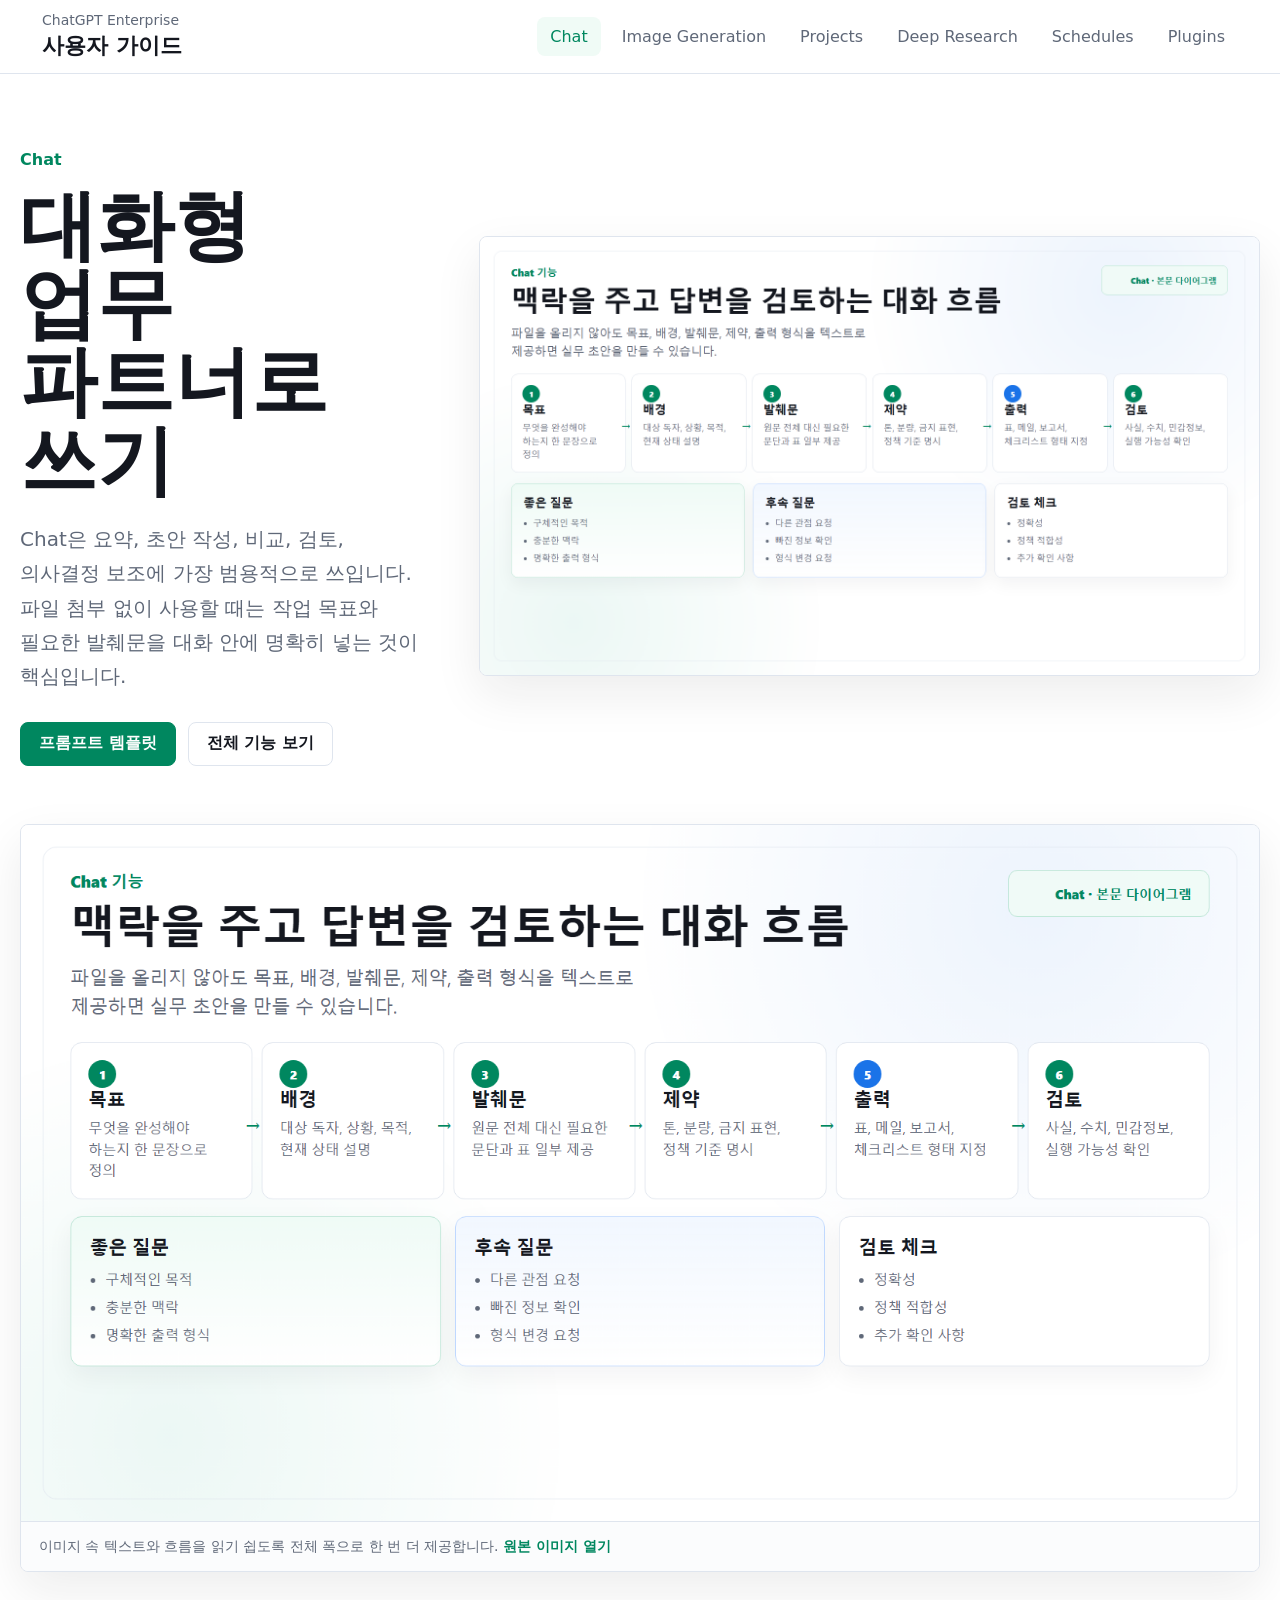
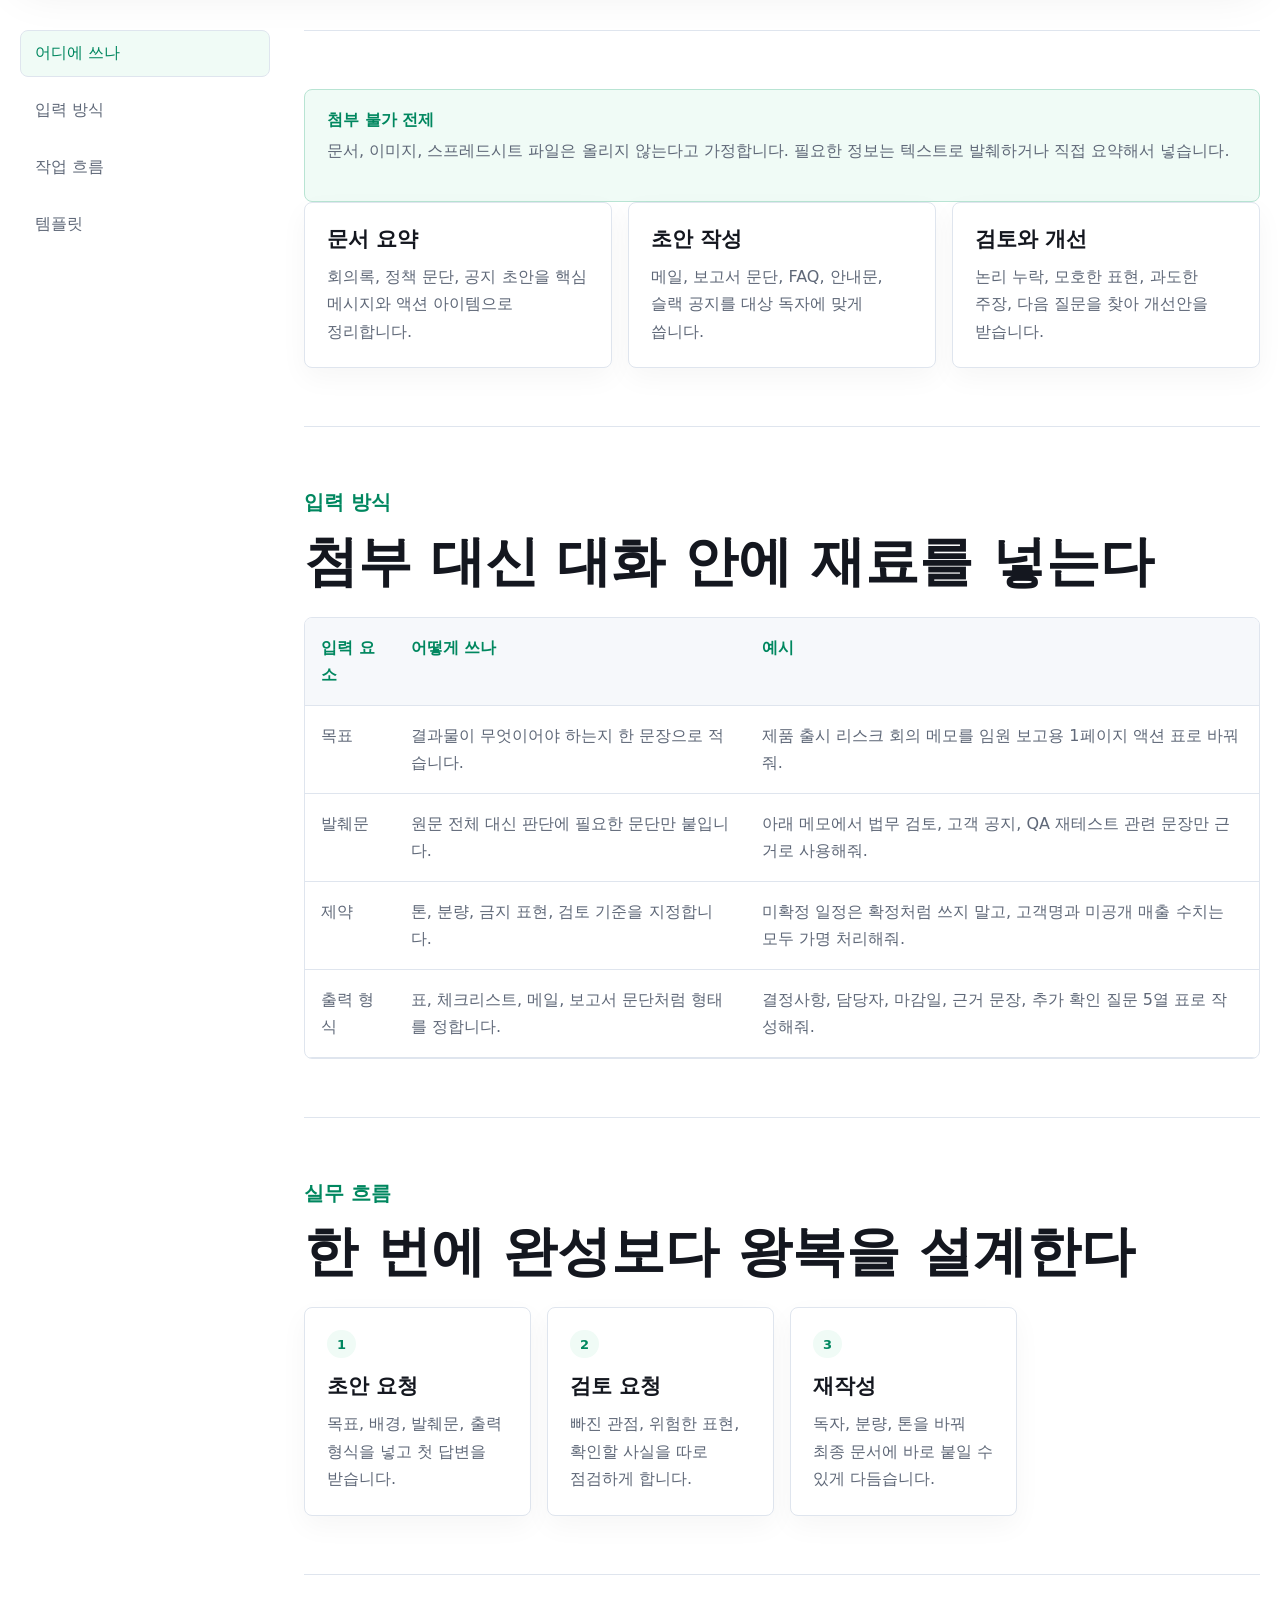
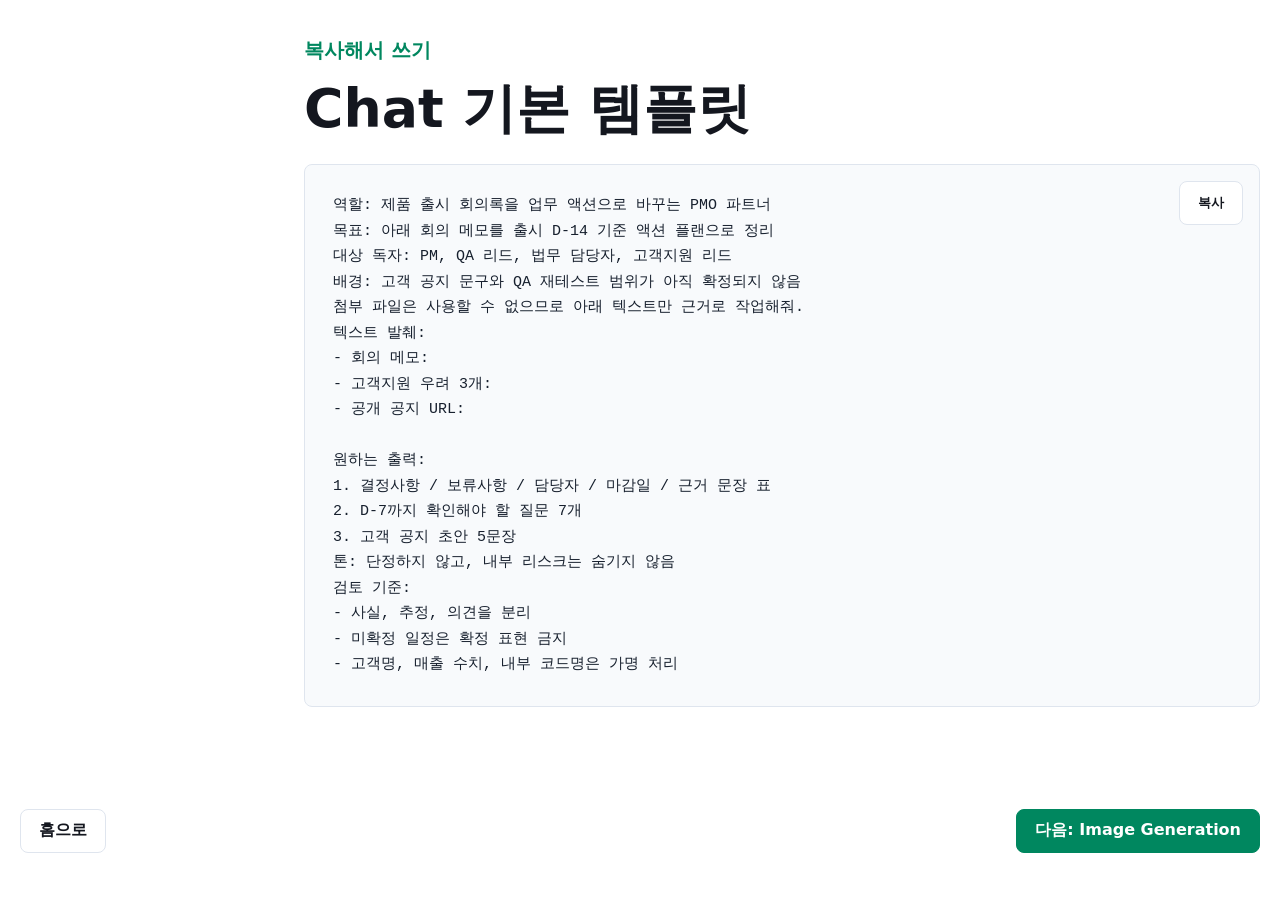
<file: pages/chat.html>
<!doctype html>
<html lang="ko">
  <head>
    <meta charset="utf-8" />
    <meta name="viewport" content="width=device-width, initial-scale=1" />
    <title>Chat 사용 가이드 | ChatGPT Enterprise</title>
    <meta name="description" content="파일 첨부 없이 ChatGPT Enterprise의 Chat 기능을 실무에 쓰는 사용자 가이드" />
    <link rel="stylesheet" href="../styles.css" />
  </head>
  <body data-page="chat">
    <header class="topbar">
      <a class="brand" href="../index.html">
        <span>ChatGPT Enterprise</span>
        <strong>사용자 가이드</strong>
      </a>
      <nav class="topnav" aria-label="주요 페이지">
        <a href="./chat.html">Chat</a>
        <a href="./image-generation.html">Image Generation</a>
        <a href="./projects.html">Projects</a>
        <a href="./deep-research.html">Deep Research</a>
        <a href="./scheduled-tasks.html">Schedules</a>
        <a href="./plugins.html">Plugins</a>
      </nav>
    </header>

    <main>
      <section class="feature-hero">
        <div class="feature-copy">
          <p class="eyebrow">Chat</p>
          <h1>대화형 업무 파트너로 쓰기</h1>
          <p class="hero-lead">
            Chat은 요약, 초안 작성, 비교, 검토, 의사결정 보조에 가장 범용적으로 쓰입니다.
            파일 첨부 없이 사용할 때는 작업 목표와 필요한 발췌문을 대화 안에 명확히 넣는 것이 핵심입니다.
          </p>
          <div class="page-actions">
            <a class="button primary" href="#template">프롬프트 템플릿</a>
            <a class="button secondary" href="../index.html#features">전체 기능 보기</a>
          </div>
        </div>
        <figure class="feature-image">
          <img src="../assets/guide-chat-white.png" alt="파일 첨부 없이 Chat 기능을 업무 대화에 활용하는 화이트 테마 이미지" />
        </figure>
      </section>

      <section class="feature-preview" aria-label="Chat 기능 이미지 크게 보기">
        <figure>
          <a href="../assets/guide-chat-white.png" target="_blank" rel="noreferrer">
            <img src="../assets/guide-chat-white.png" alt="Chat 기능 사용법 전체 화면 미리보기" />
          </a>
          <figcaption>이미지 속 텍스트와 흐름을 읽기 쉽도록 전체 폭으로 한 번 더 제공합니다. <a href="../assets/guide-chat-white.png" target="_blank" rel="noreferrer">원본 이미지 열기</a></figcaption>
        </figure>
      </section>

      <div class="feature-layout">
        <nav class="side-rail" aria-label="페이지 섹션">
          <a href="#best-for">어디에 쓰나</a>
          <a href="#input">입력 방식</a>
          <a href="#workflow">작업 흐름</a>
          <a href="#template">템플릿</a>
        </nav>

        <div class="feature-content">
          <section id="best-for" class="section">
            <div class="notice">
              <strong>첨부 불가 전제</strong>
              <p>문서, 이미지, 스프레드시트 파일은 올리지 않는다고 가정합니다. 필요한 정보는 텍스트로 발췌하거나 직접 요약해서 넣습니다.</p>
            </div>
            <div class="page-grid">
              <article class="note-card">
                <h3>문서 요약</h3>
                <p>회의록, 정책 문단, 공지 초안을 핵심 메시지와 액션 아이템으로 정리합니다.</p>
              </article>
              <article class="note-card">
                <h3>초안 작성</h3>
                <p>메일, 보고서 문단, FAQ, 안내문, 슬랙 공지를 대상 독자에 맞게 씁니다.</p>
              </article>
              <article class="note-card">
                <h3>검토와 개선</h3>
                <p>논리 누락, 모호한 표현, 과도한 주장, 다음 질문을 찾아 개선안을 받습니다.</p>
              </article>
            </div>
          </section>

          <section id="input" class="section">
            <div class="section-head">
              <p class="eyebrow">입력 방식</p>
              <h2>첨부 대신 대화 안에 재료를 넣는다</h2>
            </div>
            <div class="table-wrap">
              <table>
                <thead>
                  <tr>
                    <th>입력 요소</th>
                    <th>어떻게 쓰나</th>
                    <th>예시</th>
                  </tr>
                </thead>
                <tbody>
                  <tr>
                    <td>목표</td>
                    <td>결과물이 무엇이어야 하는지 한 문장으로 적습니다.</td>
                    <td>제품 출시 리스크 회의 메모를 임원 보고용 1페이지 액션 표로 바꿔줘.</td>
                  </tr>
                  <tr>
                    <td>발췌문</td>
                    <td>원문 전체 대신 판단에 필요한 문단만 붙입니다.</td>
                    <td>아래 메모에서 법무 검토, 고객 공지, QA 재테스트 관련 문장만 근거로 사용해줘.</td>
                  </tr>
                  <tr>
                    <td>제약</td>
                    <td>톤, 분량, 금지 표현, 검토 기준을 지정합니다.</td>
                    <td>미확정 일정은 확정처럼 쓰지 말고, 고객명과 미공개 매출 수치는 모두 가명 처리해줘.</td>
                  </tr>
                  <tr>
                    <td>출력 형식</td>
                    <td>표, 체크리스트, 메일, 보고서 문단처럼 형태를 정합니다.</td>
                    <td>결정사항, 담당자, 마감일, 근거 문장, 추가 확인 질문 5열 표로 작성해줘.</td>
                  </tr>
                </tbody>
              </table>
            </div>
          </section>

          <section id="workflow" class="section">
            <div class="section-head">
              <p class="eyebrow">실무 흐름</p>
              <h2>한 번에 완성보다 왕복을 설계한다</h2>
            </div>
            <div class="steps">
              <article class="step-card">
                <span>1</span>
                <h3>초안 요청</h3>
                <p>목표, 배경, 발췌문, 출력 형식을 넣고 첫 답변을 받습니다.</p>
              </article>
              <article class="step-card">
                <span>2</span>
                <h3>검토 요청</h3>
                <p>빠진 관점, 위험한 표현, 확인할 사실을 따로 점검하게 합니다.</p>
              </article>
              <article class="step-card">
                <span>3</span>
                <h3>재작성</h3>
                <p>독자, 분량, 톤을 바꿔 최종 문서에 바로 붙일 수 있게 다듬습니다.</p>
              </article>
            </div>
          </section>

          <section id="template" class="section">
            <div class="section-head">
              <p class="eyebrow">복사해서 쓰기</p>
              <h2>Chat 기본 템플릿</h2>
            </div>
            <div class="prompt-panel">
              <button class="copy-button" type="button" data-copy-target="chatPrompt">복사</button>
              <pre id="chatPrompt"><code>역할: 제품 출시 회의록을 업무 액션으로 바꾸는 PMO 파트너
목표: 아래 회의 메모를 출시 D-14 기준 액션 플랜으로 정리
대상 독자: PM, QA 리드, 법무 담당자, 고객지원 리드
배경: 고객 공지 문구와 QA 재테스트 범위가 아직 확정되지 않음
첨부 파일은 사용할 수 없으므로 아래 텍스트만 근거로 작업해줘.
텍스트 발췌:
- 회의 메모:
- 고객지원 우려 3개:
- 공개 공지 URL:

원하는 출력:
1. 결정사항 / 보류사항 / 담당자 / 마감일 / 근거 문장 표
2. D-7까지 확인해야 할 질문 7개
3. 고객 공지 초안 5문장
톤: 단정하지 않고, 내부 리스크는 숨기지 않음
검토 기준:
- 사실, 추정, 의견을 분리
- 미확정 일정은 확정 표현 금지
- 고객명, 매출 수치, 내부 코드명은 가명 처리</code></pre>
            </div>
          </section>
        </div>
      </div>

      <nav class="footer-nav" aria-label="이전 다음">
        <a class="button secondary" href="../index.html">홈으로</a>
        <a class="button primary" href="./image-generation.html">다음: Image Generation</a>
      </nav>
    </main>

    <script src="../script.js"></script>
  </body>
</html>
</file>
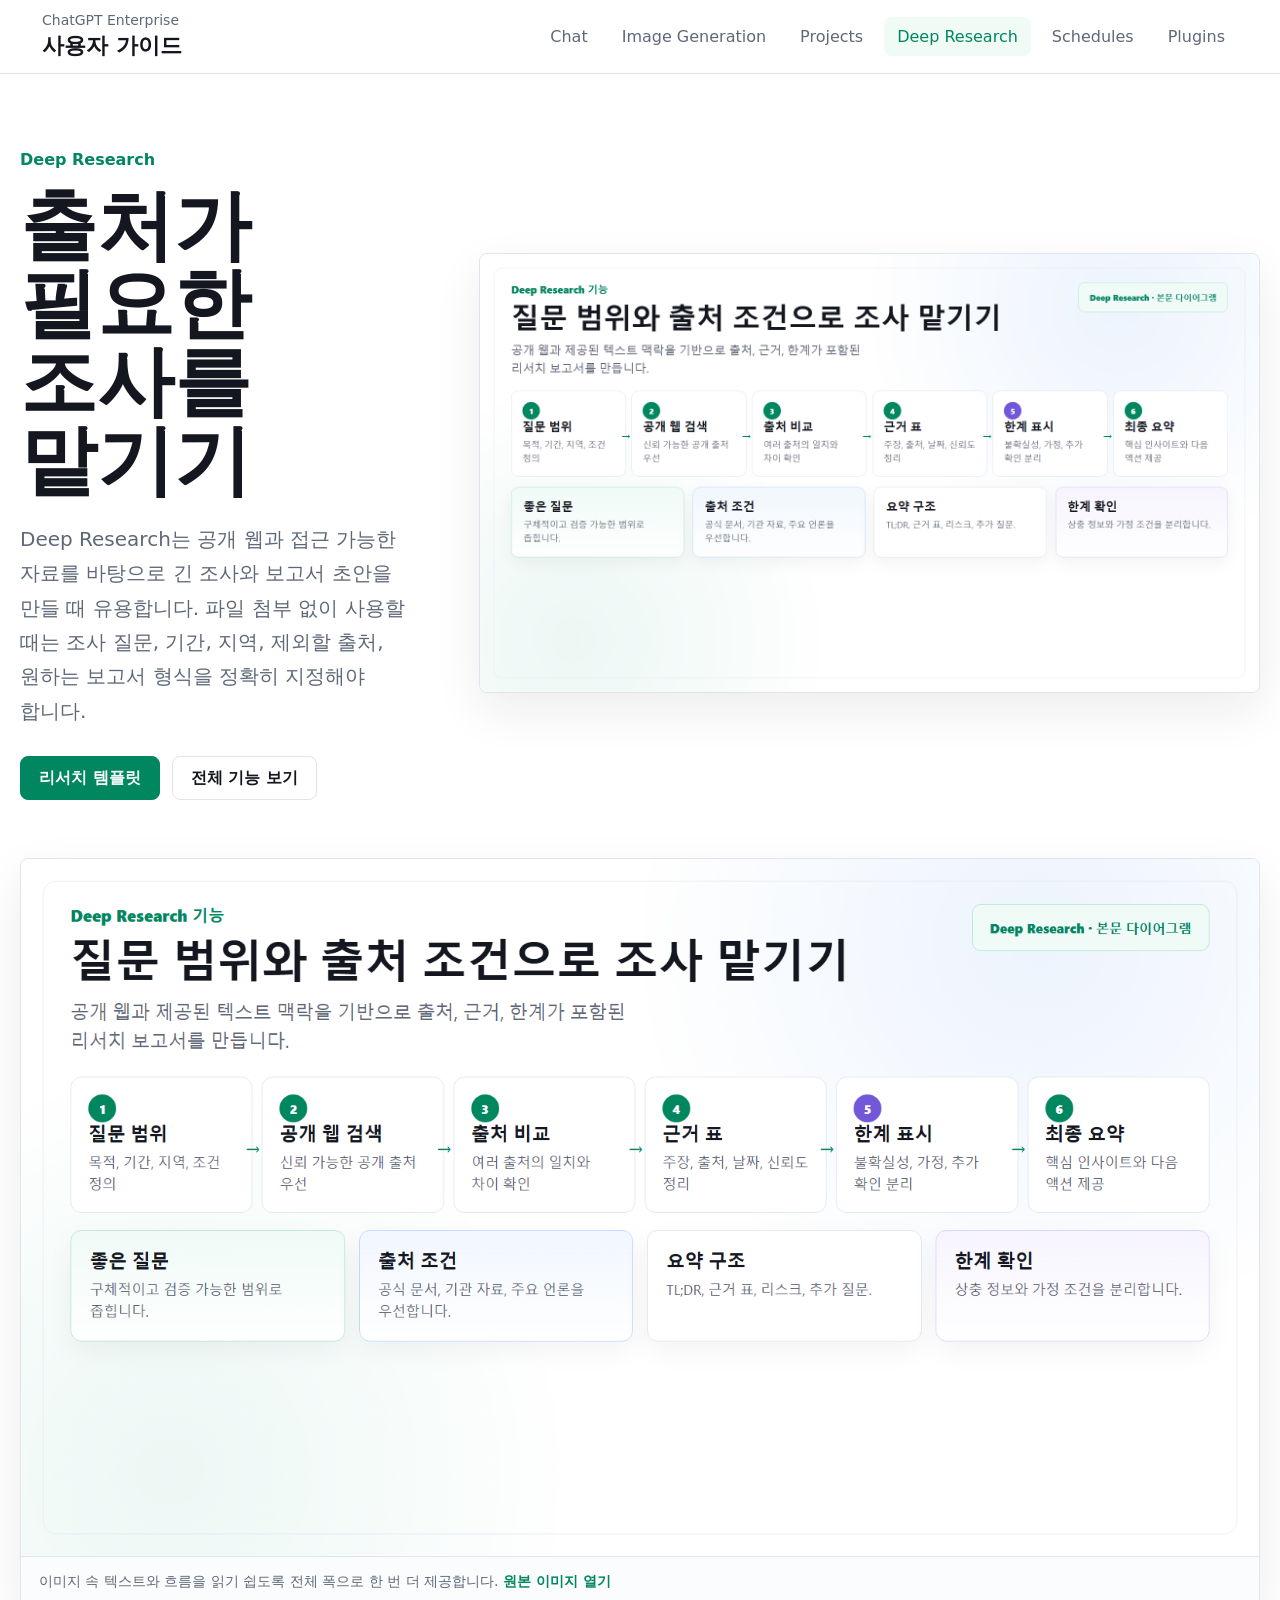
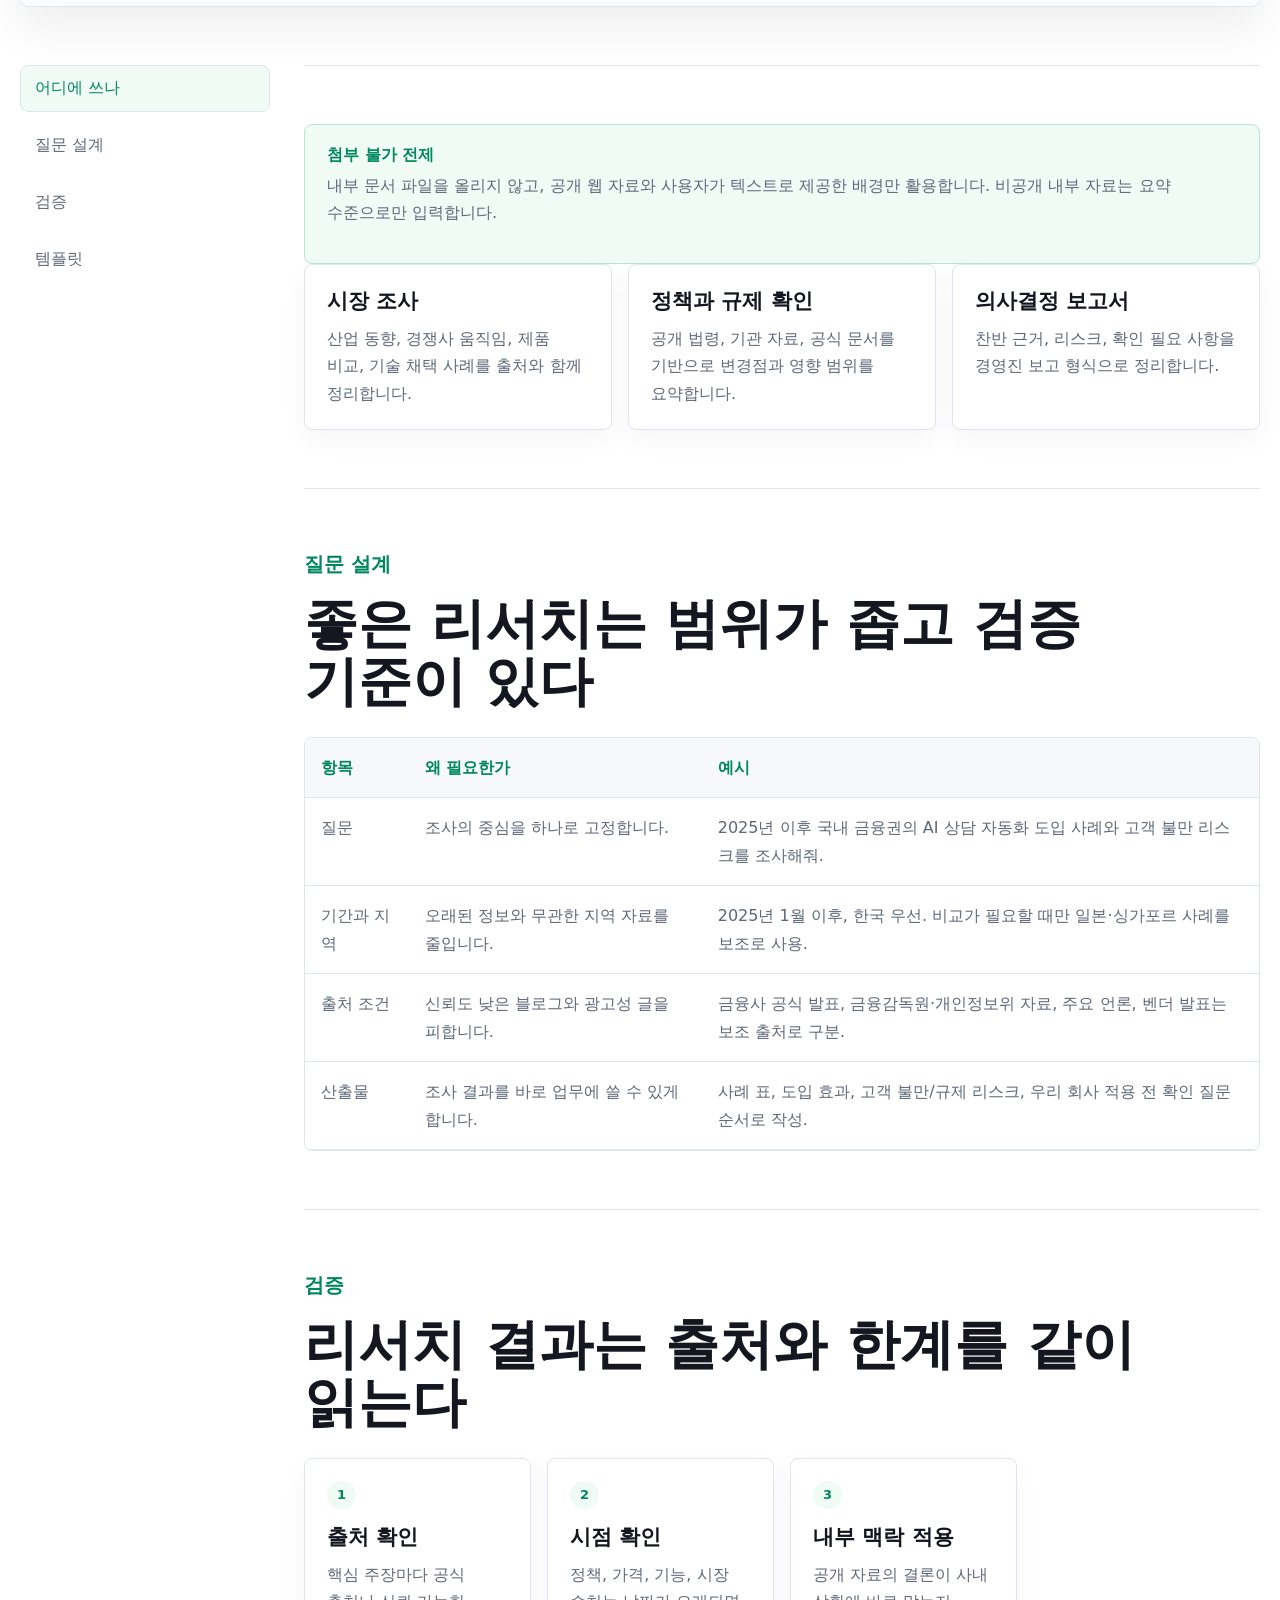
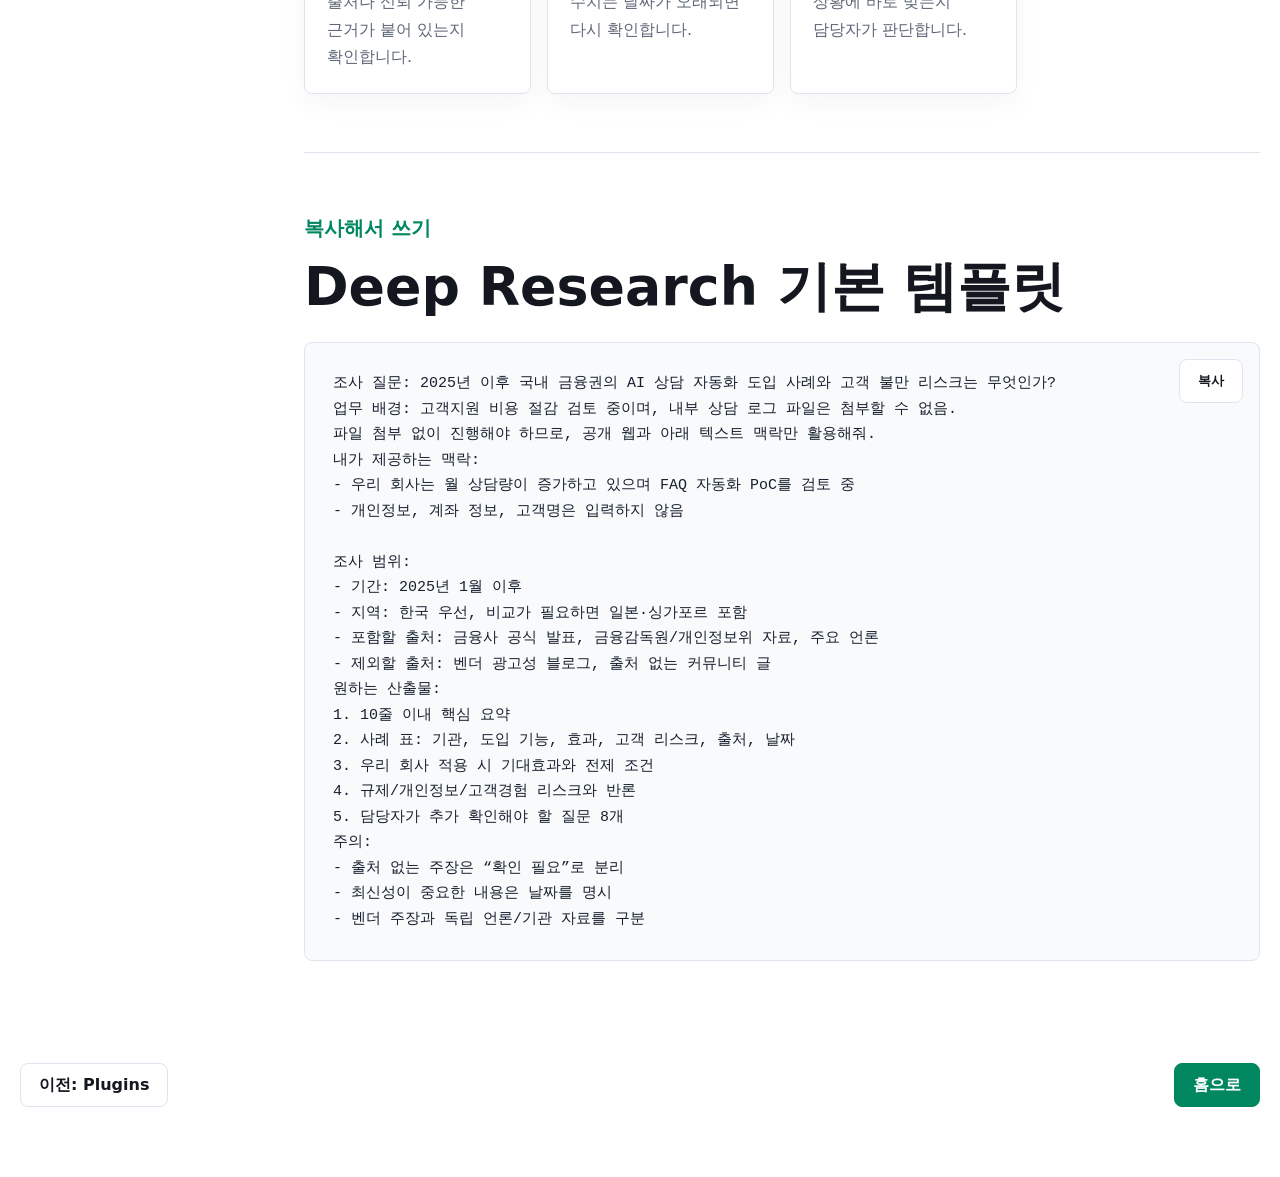
<file: pages/deep-research.html>
<!doctype html>
<html lang="ko">
  <head>
    <meta charset="utf-8" />
    <meta name="viewport" content="width=device-width, initial-scale=1" />
    <title>Deep Research 사용 가이드 | ChatGPT Enterprise</title>
    <meta name="description" content="파일 첨부 없이 ChatGPT Enterprise Deep Research를 출처 기반 조사와 보고서 작성에 쓰는 사용자 가이드" />
    <link rel="stylesheet" href="../styles.css" />
  </head>
  <body data-page="deep-research">
    <header class="topbar">
      <a class="brand" href="../index.html">
        <span>ChatGPT Enterprise</span>
        <strong>사용자 가이드</strong>
      </a>
      <nav class="topnav" aria-label="주요 페이지">
        <a href="./chat.html">Chat</a>
        <a href="./image-generation.html">Image Generation</a>
        <a href="./projects.html">Projects</a>
        <a href="./deep-research.html">Deep Research</a>
        <a href="./scheduled-tasks.html">Schedules</a>
        <a href="./plugins.html">Plugins</a>
      </nav>
    </header>

    <main>
      <section class="feature-hero">
        <div class="feature-copy">
          <p class="eyebrow">Deep Research</p>
          <h1>출처가 필요한 조사를 맡기기</h1>
          <p class="hero-lead">
            Deep Research는 공개 웹과 접근 가능한 자료를 바탕으로 긴 조사와 보고서 초안을 만들 때 유용합니다.
            파일 첨부 없이 사용할 때는 조사 질문, 기간, 지역, 제외할 출처, 원하는 보고서 형식을 정확히 지정해야 합니다.
          </p>
          <div class="page-actions">
            <a class="button primary" href="#template">리서치 템플릿</a>
            <a class="button secondary" href="../index.html#features">전체 기능 보기</a>
          </div>
        </div>
        <figure class="feature-image">
          <img src="../assets/guide-deep-research-white.png" alt="파일 첨부 없이 Deep Research로 출처 기반 조사를 수행하는 화이트 테마 이미지" />
        </figure>
      </section>

      <section class="feature-preview" aria-label="Deep Research 기능 이미지 크게 보기">
        <figure>
          <a href="../assets/guide-deep-research-white.png" target="_blank" rel="noreferrer">
            <img src="../assets/guide-deep-research-white.png" alt="Deep Research 사용법 전체 화면 미리보기" />
          </a>
          <figcaption>이미지 속 텍스트와 흐름을 읽기 쉽도록 전체 폭으로 한 번 더 제공합니다. <a href="../assets/guide-deep-research-white.png" target="_blank" rel="noreferrer">원본 이미지 열기</a></figcaption>
        </figure>
      </section>

      <div class="feature-layout">
        <nav class="side-rail" aria-label="페이지 섹션">
          <a href="#best-for">어디에 쓰나</a>
          <a href="#question">질문 설계</a>
          <a href="#validation">검증</a>
          <a href="#template">템플릿</a>
        </nav>

        <div class="feature-content">
          <section id="best-for" class="section">
            <div class="notice">
              <strong>첨부 불가 전제</strong>
              <p>내부 문서 파일을 올리지 않고, 공개 웹 자료와 사용자가 텍스트로 제공한 배경만 활용합니다. 비공개 내부 자료는 요약 수준으로만 입력합니다.</p>
            </div>
            <div class="page-grid">
              <article class="note-card">
                <h3>시장 조사</h3>
                <p>산업 동향, 경쟁사 움직임, 제품 비교, 기술 채택 사례를 출처와 함께 정리합니다.</p>
              </article>
              <article class="note-card">
                <h3>정책과 규제 확인</h3>
                <p>공개 법령, 기관 자료, 공식 문서를 기반으로 변경점과 영향 범위를 요약합니다.</p>
              </article>
              <article class="note-card">
                <h3>의사결정 보고서</h3>
                <p>찬반 근거, 리스크, 확인 필요 사항을 경영진 보고 형식으로 정리합니다.</p>
              </article>
            </div>
          </section>

          <section id="question" class="section">
            <div class="section-head">
              <p class="eyebrow">질문 설계</p>
              <h2>좋은 리서치는 범위가 좁고 검증 기준이 있다</h2>
            </div>
            <div class="table-wrap">
              <table>
                <thead>
                  <tr>
                    <th>항목</th>
                    <th>왜 필요한가</th>
                    <th>예시</th>
                  </tr>
                </thead>
                <tbody>
                  <tr>
                    <td>질문</td>
                    <td>조사의 중심을 하나로 고정합니다.</td>
                    <td>2025년 이후 국내 금융권의 AI 상담 자동화 도입 사례와 고객 불만 리스크를 조사해줘.</td>
                  </tr>
                  <tr>
                    <td>기간과 지역</td>
                    <td>오래된 정보와 무관한 지역 자료를 줄입니다.</td>
                    <td>2025년 1월 이후, 한국 우선. 비교가 필요할 때만 일본·싱가포르 사례를 보조로 사용.</td>
                  </tr>
                  <tr>
                    <td>출처 조건</td>
                    <td>신뢰도 낮은 블로그와 광고성 글을 피합니다.</td>
                    <td>금융사 공식 발표, 금융감독원·개인정보위 자료, 주요 언론, 벤더 발표는 보조 출처로 구분.</td>
                  </tr>
                  <tr>
                    <td>산출물</td>
                    <td>조사 결과를 바로 업무에 쓸 수 있게 합니다.</td>
                    <td>사례 표, 도입 효과, 고객 불만/규제 리스크, 우리 회사 적용 전 확인 질문 순서로 작성.</td>
                  </tr>
                </tbody>
              </table>
            </div>
          </section>

          <section id="validation" class="section">
            <div class="section-head">
              <p class="eyebrow">검증</p>
              <h2>리서치 결과는 출처와 한계를 같이 읽는다</h2>
            </div>
            <div class="steps">
              <article class="step-card">
                <span>1</span>
                <h3>출처 확인</h3>
                <p>핵심 주장마다 공식 출처나 신뢰 가능한 근거가 붙어 있는지 확인합니다.</p>
              </article>
              <article class="step-card">
                <span>2</span>
                <h3>시점 확인</h3>
                <p>정책, 가격, 기능, 시장 수치는 날짜가 오래되면 다시 확인합니다.</p>
              </article>
              <article class="step-card">
                <span>3</span>
                <h3>내부 맥락 적용</h3>
                <p>공개 자료의 결론이 사내 상황에 바로 맞는지 담당자가 판단합니다.</p>
              </article>
            </div>
          </section>

          <section id="template" class="section">
            <div class="section-head">
              <p class="eyebrow">복사해서 쓰기</p>
              <h2>Deep Research 기본 템플릿</h2>
            </div>
            <div class="prompt-panel">
              <button class="copy-button" type="button" data-copy-target="researchPrompt">복사</button>
              <pre id="researchPrompt"><code>조사 질문: 2025년 이후 국내 금융권의 AI 상담 자동화 도입 사례와 고객 불만 리스크는 무엇인가?
업무 배경: 고객지원 비용 절감 검토 중이며, 내부 상담 로그 파일은 첨부할 수 없음.
파일 첨부 없이 진행해야 하므로, 공개 웹과 아래 텍스트 맥락만 활용해줘.
내가 제공하는 맥락:
- 우리 회사는 월 상담량이 증가하고 있으며 FAQ 자동화 PoC를 검토 중
- 개인정보, 계좌 정보, 고객명은 입력하지 않음

조사 범위:
- 기간: 2025년 1월 이후
- 지역: 한국 우선, 비교가 필요하면 일본·싱가포르 포함
- 포함할 출처: 금융사 공식 발표, 금융감독원/개인정보위 자료, 주요 언론
- 제외할 출처: 벤더 광고성 블로그, 출처 없는 커뮤니티 글
원하는 산출물:
1. 10줄 이내 핵심 요약
2. 사례 표: 기관, 도입 기능, 효과, 고객 리스크, 출처, 날짜
3. 우리 회사 적용 시 기대효과와 전제 조건
4. 규제/개인정보/고객경험 리스크와 반론
5. 담당자가 추가 확인해야 할 질문 8개
주의:
- 출처 없는 주장은 “확인 필요”로 분리
- 최신성이 중요한 내용은 날짜를 명시
- 벤더 주장과 독립 언론/기관 자료를 구분</code></pre>
            </div>
          </section>
        </div>
      </div>

      <nav class="footer-nav" aria-label="이전 다음">
        <a class="button secondary" href="./plugins.html">이전: Plugins</a>
        <a class="button primary" href="../index.html">홈으로</a>
      </nav>
    </main>

    <script src="../script.js"></script>
  </body>
</html>
</file>
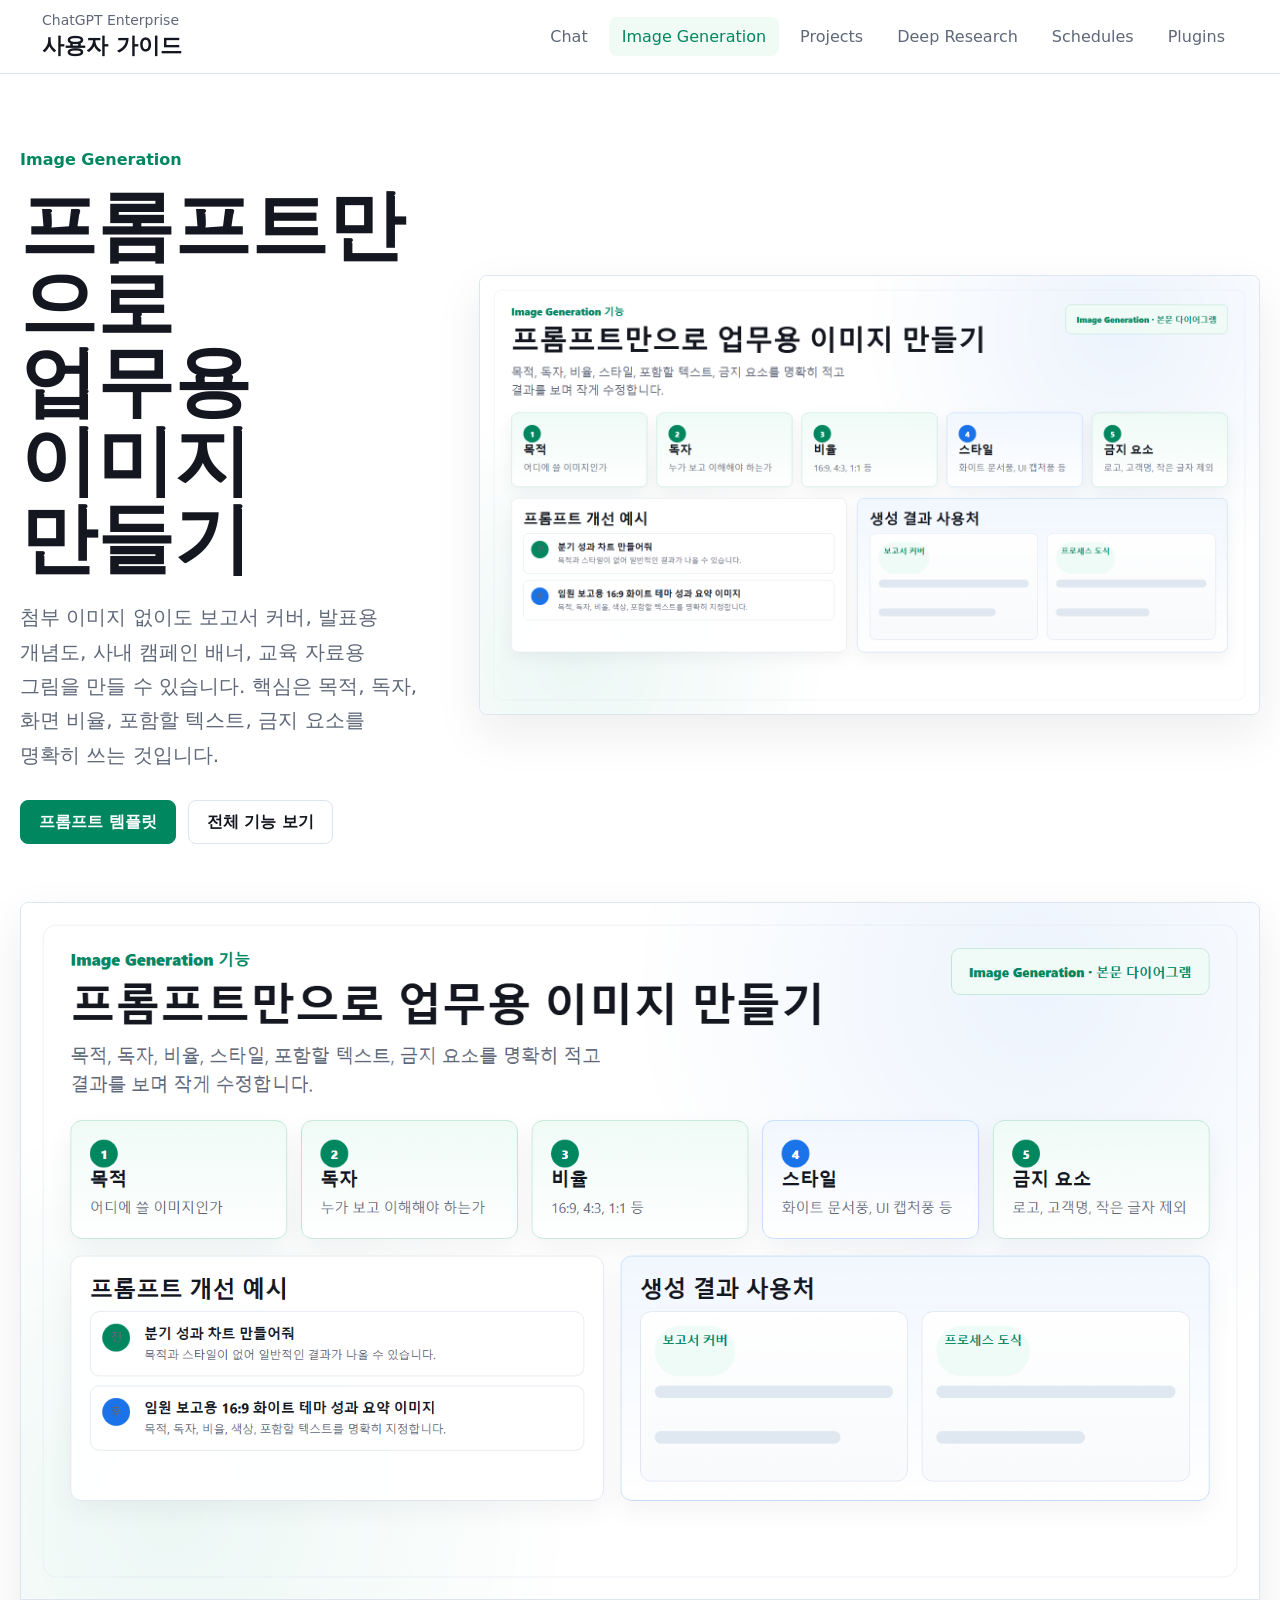
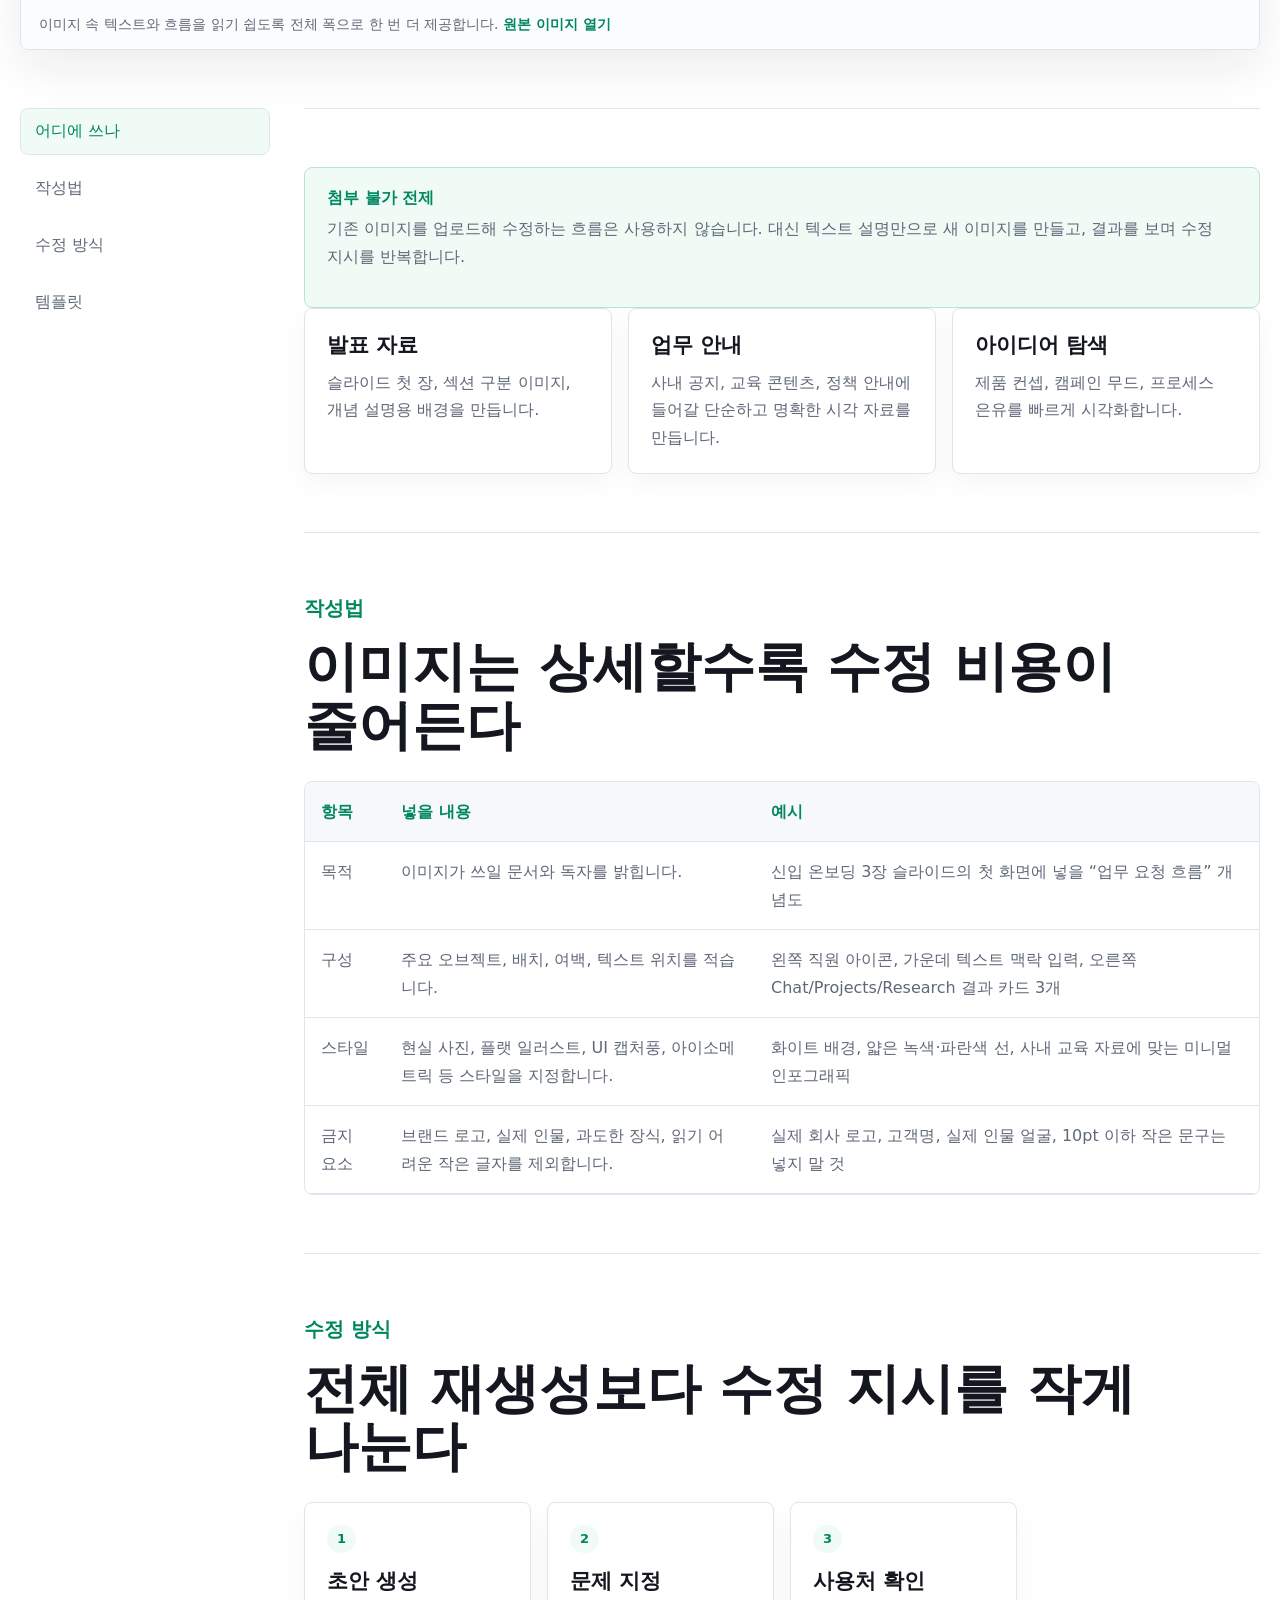
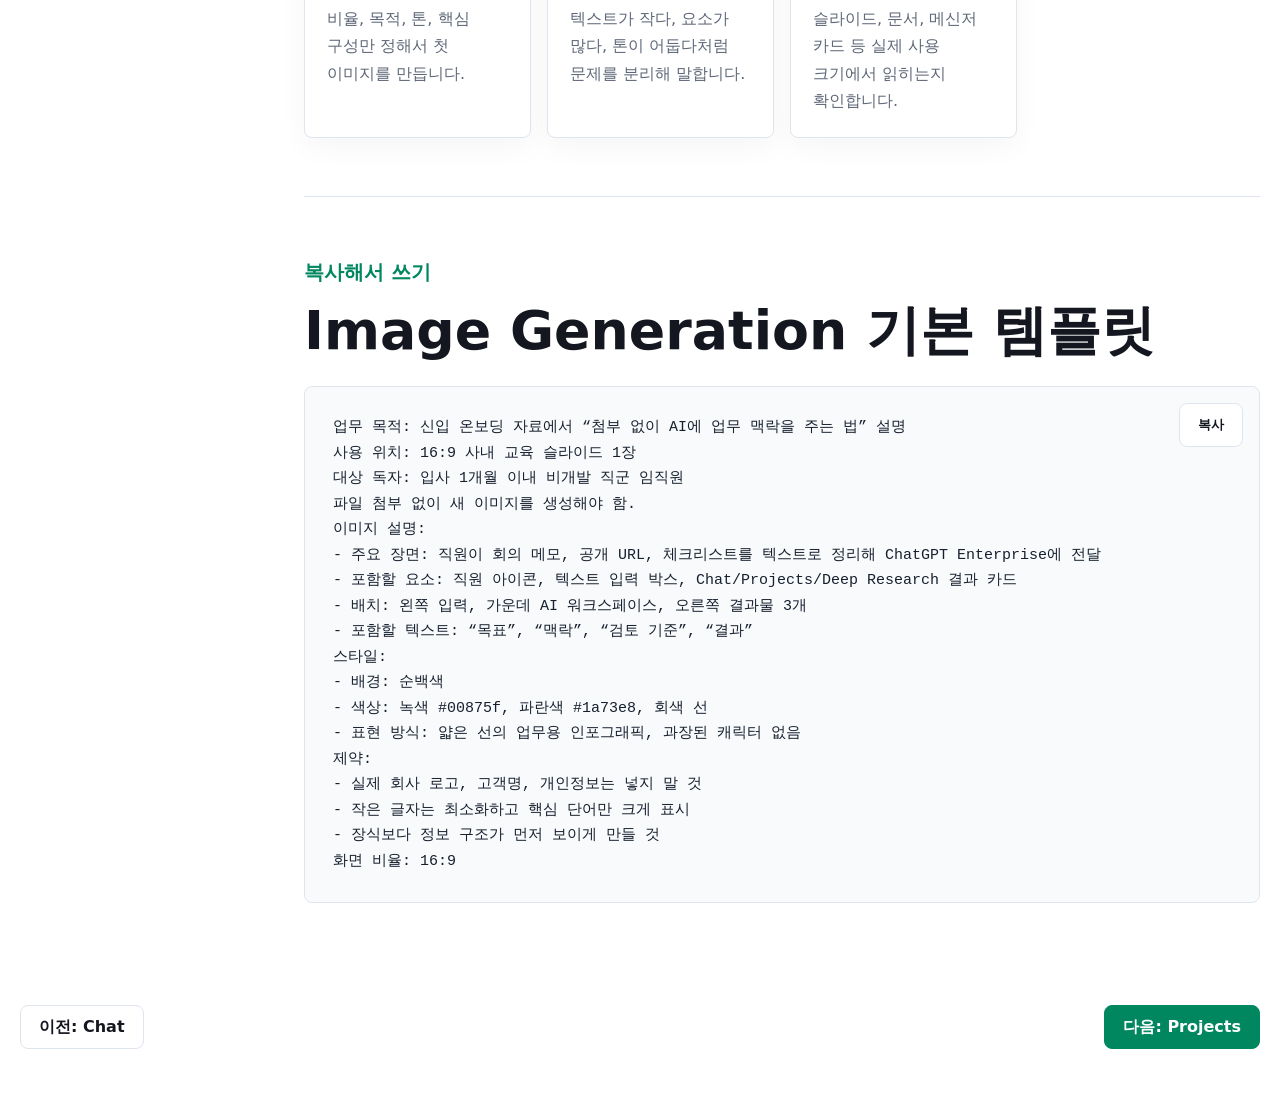
<file: pages/image-generation.html>
<!doctype html>
<html lang="ko">
  <head>
    <meta charset="utf-8" />
    <meta name="viewport" content="width=device-width, initial-scale=1" />
    <title>Image Generation 사용 가이드 | ChatGPT Enterprise</title>
    <meta name="description" content="파일 첨부 없이 ChatGPT Enterprise의 Image Generation 기능을 실무 시각 자료 제작에 쓰는 사용자 가이드" />
    <link rel="stylesheet" href="../styles.css" />
  </head>
  <body data-page="image-generation">
    <header class="topbar">
      <a class="brand" href="../index.html">
        <span>ChatGPT Enterprise</span>
        <strong>사용자 가이드</strong>
      </a>
      <nav class="topnav" aria-label="주요 페이지">
        <a href="./chat.html">Chat</a>
        <a href="./image-generation.html">Image Generation</a>
        <a href="./projects.html">Projects</a>
        <a href="./deep-research.html">Deep Research</a>
        <a href="./scheduled-tasks.html">Schedules</a>
        <a href="./plugins.html">Plugins</a>
      </nav>
    </header>

    <main>
      <section class="feature-hero">
        <div class="feature-copy">
          <p class="eyebrow">Image Generation</p>
          <h1>프롬프트만으로 업무용 이미지 만들기</h1>
          <p class="hero-lead">
            첨부 이미지 없이도 보고서 커버, 발표용 개념도, 사내 캠페인 배너, 교육 자료용 그림을 만들 수 있습니다.
            핵심은 목적, 독자, 화면 비율, 포함할 텍스트, 금지 요소를 명확히 쓰는 것입니다.
          </p>
          <div class="page-actions">
            <a class="button primary" href="#template">프롬프트 템플릿</a>
            <a class="button secondary" href="../index.html#features">전체 기능 보기</a>
          </div>
        </div>
        <figure class="feature-image">
          <img src="../assets/guide-image-generation-white.png" alt="파일 첨부 없이 Image Generation으로 업무용 이미지를 만드는 화이트 테마 이미지" />
        </figure>
      </section>

      <section class="feature-preview" aria-label="Image Generation 기능 이미지 크게 보기">
        <figure>
          <a href="../assets/guide-image-generation-white.png" target="_blank" rel="noreferrer">
            <img src="../assets/guide-image-generation-white.png" alt="Image Generation 사용법 전체 화면 미리보기" />
          </a>
          <figcaption>이미지 속 텍스트와 흐름을 읽기 쉽도록 전체 폭으로 한 번 더 제공합니다. <a href="../assets/guide-image-generation-white.png" target="_blank" rel="noreferrer">원본 이미지 열기</a></figcaption>
        </figure>
      </section>

      <div class="feature-layout">
        <nav class="side-rail" aria-label="페이지 섹션">
          <a href="#best-for">어디에 쓰나</a>
          <a href="#prompting">작성법</a>
          <a href="#iteration">수정 방식</a>
          <a href="#template">템플릿</a>
        </nav>

        <div class="feature-content">
          <section id="best-for" class="section">
            <div class="notice">
              <strong>첨부 불가 전제</strong>
              <p>기존 이미지를 업로드해 수정하는 흐름은 사용하지 않습니다. 대신 텍스트 설명만으로 새 이미지를 만들고, 결과를 보며 수정 지시를 반복합니다.</p>
            </div>
            <div class="page-grid">
              <article class="note-card">
                <h3>발표 자료</h3>
                <p>슬라이드 첫 장, 섹션 구분 이미지, 개념 설명용 배경을 만듭니다.</p>
              </article>
              <article class="note-card">
                <h3>업무 안내</h3>
                <p>사내 공지, 교육 콘텐츠, 정책 안내에 들어갈 단순하고 명확한 시각 자료를 만듭니다.</p>
              </article>
              <article class="note-card">
                <h3>아이디어 탐색</h3>
                <p>제품 컨셉, 캠페인 무드, 프로세스 은유를 빠르게 시각화합니다.</p>
              </article>
            </div>
          </section>

          <section id="prompting" class="section">
            <div class="section-head">
              <p class="eyebrow">작성법</p>
              <h2>이미지는 상세할수록 수정 비용이 줄어든다</h2>
            </div>
            <div class="table-wrap">
              <table>
                <thead>
                  <tr>
                    <th>항목</th>
                    <th>넣을 내용</th>
                    <th>예시</th>
                  </tr>
                </thead>
                <tbody>
                  <tr>
                    <td>목적</td>
                    <td>이미지가 쓰일 문서와 독자를 밝힙니다.</td>
                    <td>신입 온보딩 3장 슬라이드의 첫 화면에 넣을 “업무 요청 흐름” 개념도</td>
                  </tr>
                  <tr>
                    <td>구성</td>
                    <td>주요 오브젝트, 배치, 여백, 텍스트 위치를 적습니다.</td>
                    <td>왼쪽 직원 아이콘, 가운데 텍스트 맥락 입력, 오른쪽 Chat/Projects/Research 결과 카드 3개</td>
                  </tr>
                  <tr>
                    <td>스타일</td>
                    <td>현실 사진, 플랫 일러스트, UI 캡처풍, 아이소메트릭 등 스타일을 지정합니다.</td>
                    <td>화이트 배경, 얇은 녹색·파란색 선, 사내 교육 자료에 맞는 미니멀 인포그래픽</td>
                  </tr>
                  <tr>
                    <td>금지 요소</td>
                    <td>브랜드 로고, 실제 인물, 과도한 장식, 읽기 어려운 작은 글자를 제외합니다.</td>
                    <td>실제 회사 로고, 고객명, 실제 인물 얼굴, 10pt 이하 작은 문구는 넣지 말 것</td>
                  </tr>
                </tbody>
              </table>
            </div>
          </section>

          <section id="iteration" class="section">
            <div class="section-head">
              <p class="eyebrow">수정 방식</p>
              <h2>전체 재생성보다 수정 지시를 작게 나눈다</h2>
            </div>
            <div class="steps">
              <article class="step-card">
                <span>1</span>
                <h3>초안 생성</h3>
                <p>비율, 목적, 톤, 핵심 구성만 정해서 첫 이미지를 만듭니다.</p>
              </article>
              <article class="step-card">
                <span>2</span>
                <h3>문제 지정</h3>
                <p>텍스트가 작다, 요소가 많다, 톤이 어둡다처럼 문제를 분리해 말합니다.</p>
              </article>
              <article class="step-card">
                <span>3</span>
                <h3>사용처 확인</h3>
                <p>슬라이드, 문서, 메신저 카드 등 실제 사용 크기에서 읽히는지 확인합니다.</p>
              </article>
            </div>
          </section>

          <section id="template" class="section">
            <div class="section-head">
              <p class="eyebrow">복사해서 쓰기</p>
              <h2>Image Generation 기본 템플릿</h2>
            </div>
            <div class="prompt-panel">
              <button class="copy-button" type="button" data-copy-target="imagePrompt">복사</button>
              <pre id="imagePrompt"><code>업무 목적: 신입 온보딩 자료에서 “첨부 없이 AI에 업무 맥락을 주는 법” 설명
사용 위치: 16:9 사내 교육 슬라이드 1장
대상 독자: 입사 1개월 이내 비개발 직군 임직원
파일 첨부 없이 새 이미지를 생성해야 함.
이미지 설명:
- 주요 장면: 직원이 회의 메모, 공개 URL, 체크리스트를 텍스트로 정리해 ChatGPT Enterprise에 전달
- 포함할 요소: 직원 아이콘, 텍스트 입력 박스, Chat/Projects/Deep Research 결과 카드
- 배치: 왼쪽 입력, 가운데 AI 워크스페이스, 오른쪽 결과물 3개
- 포함할 텍스트: “목표”, “맥락”, “검토 기준”, “결과”
스타일:
- 배경: 순백색
- 색상: 녹색 #00875f, 파란색 #1a73e8, 회색 선
- 표현 방식: 얇은 선의 업무용 인포그래픽, 과장된 캐릭터 없음
제약:
- 실제 회사 로고, 고객명, 개인정보는 넣지 말 것
- 작은 글자는 최소화하고 핵심 단어만 크게 표시
- 장식보다 정보 구조가 먼저 보이게 만들 것
화면 비율: 16:9</code></pre>
            </div>
          </section>
        </div>
      </div>

      <nav class="footer-nav" aria-label="이전 다음">
        <a class="button secondary" href="./chat.html">이전: Chat</a>
        <a class="button primary" href="./projects.html">다음: Projects</a>
      </nav>
    </main>

    <script src="../script.js"></script>
  </body>
</html>
</file>
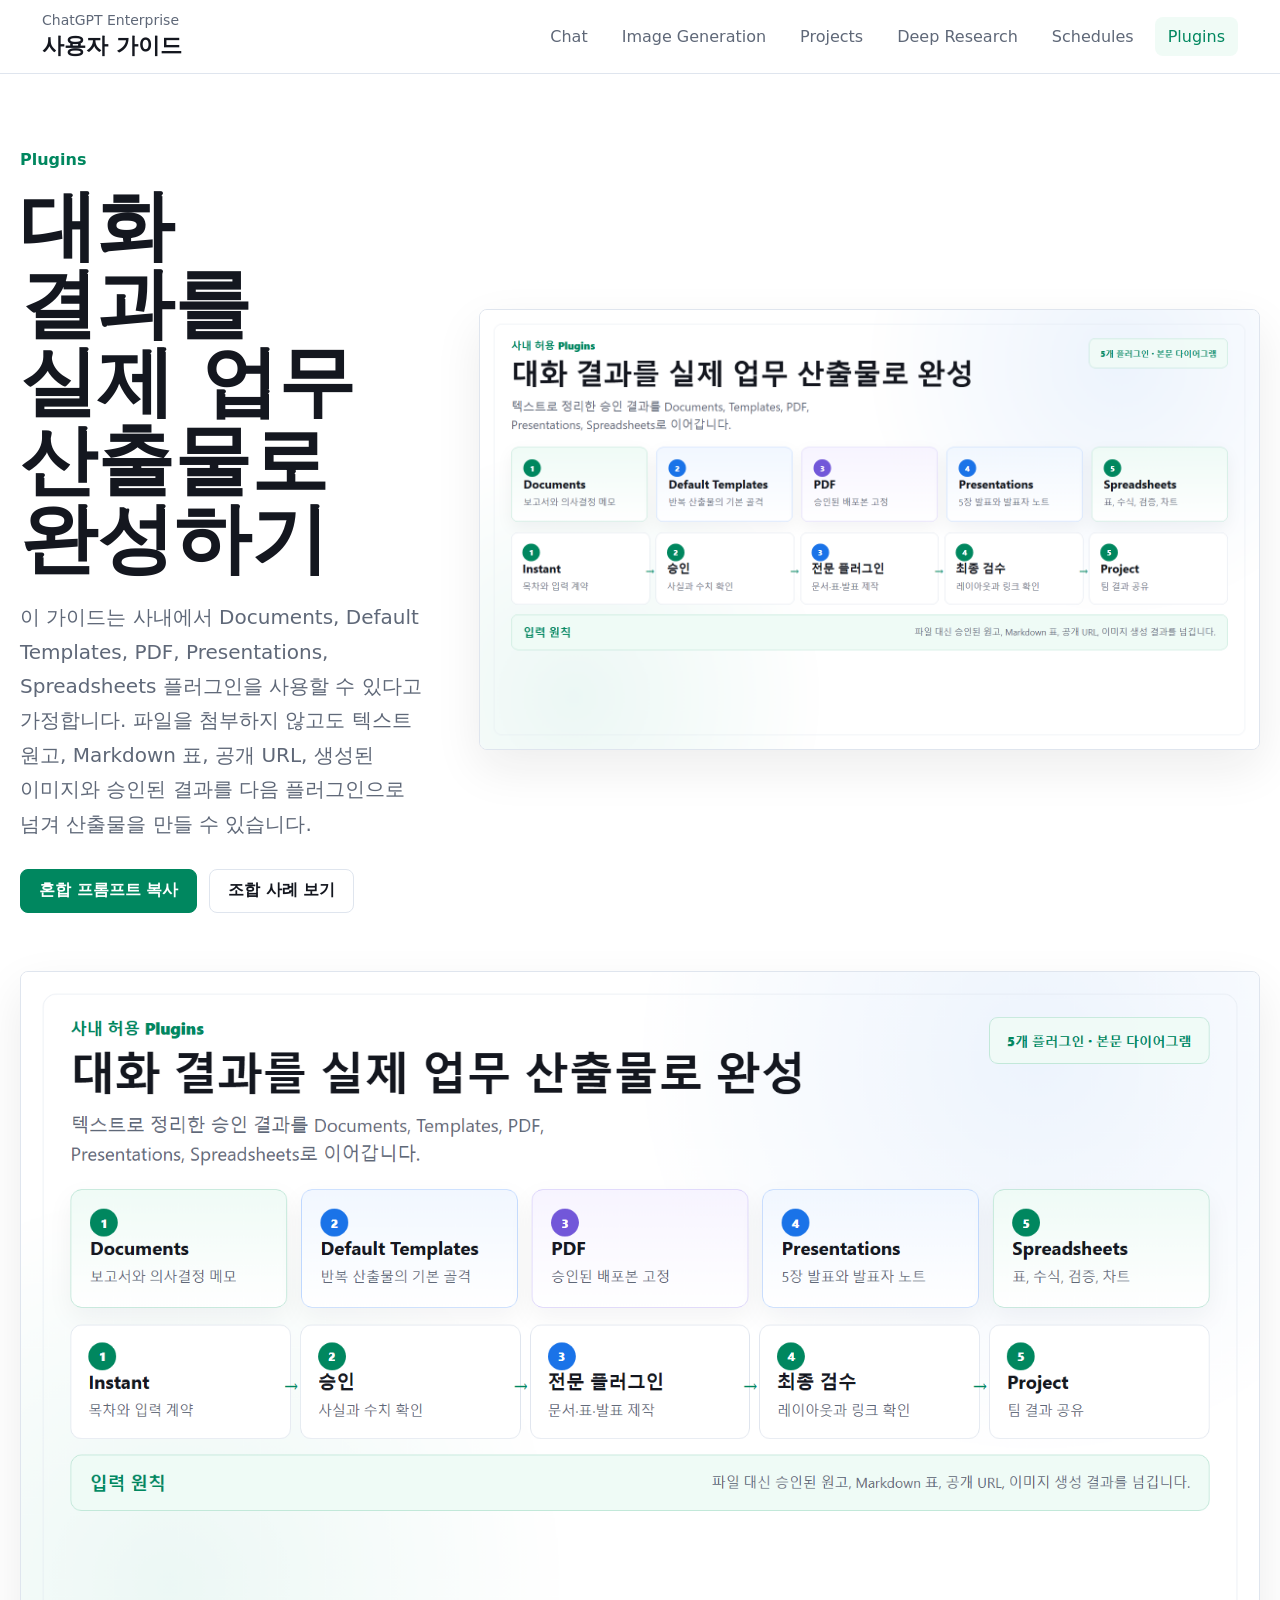
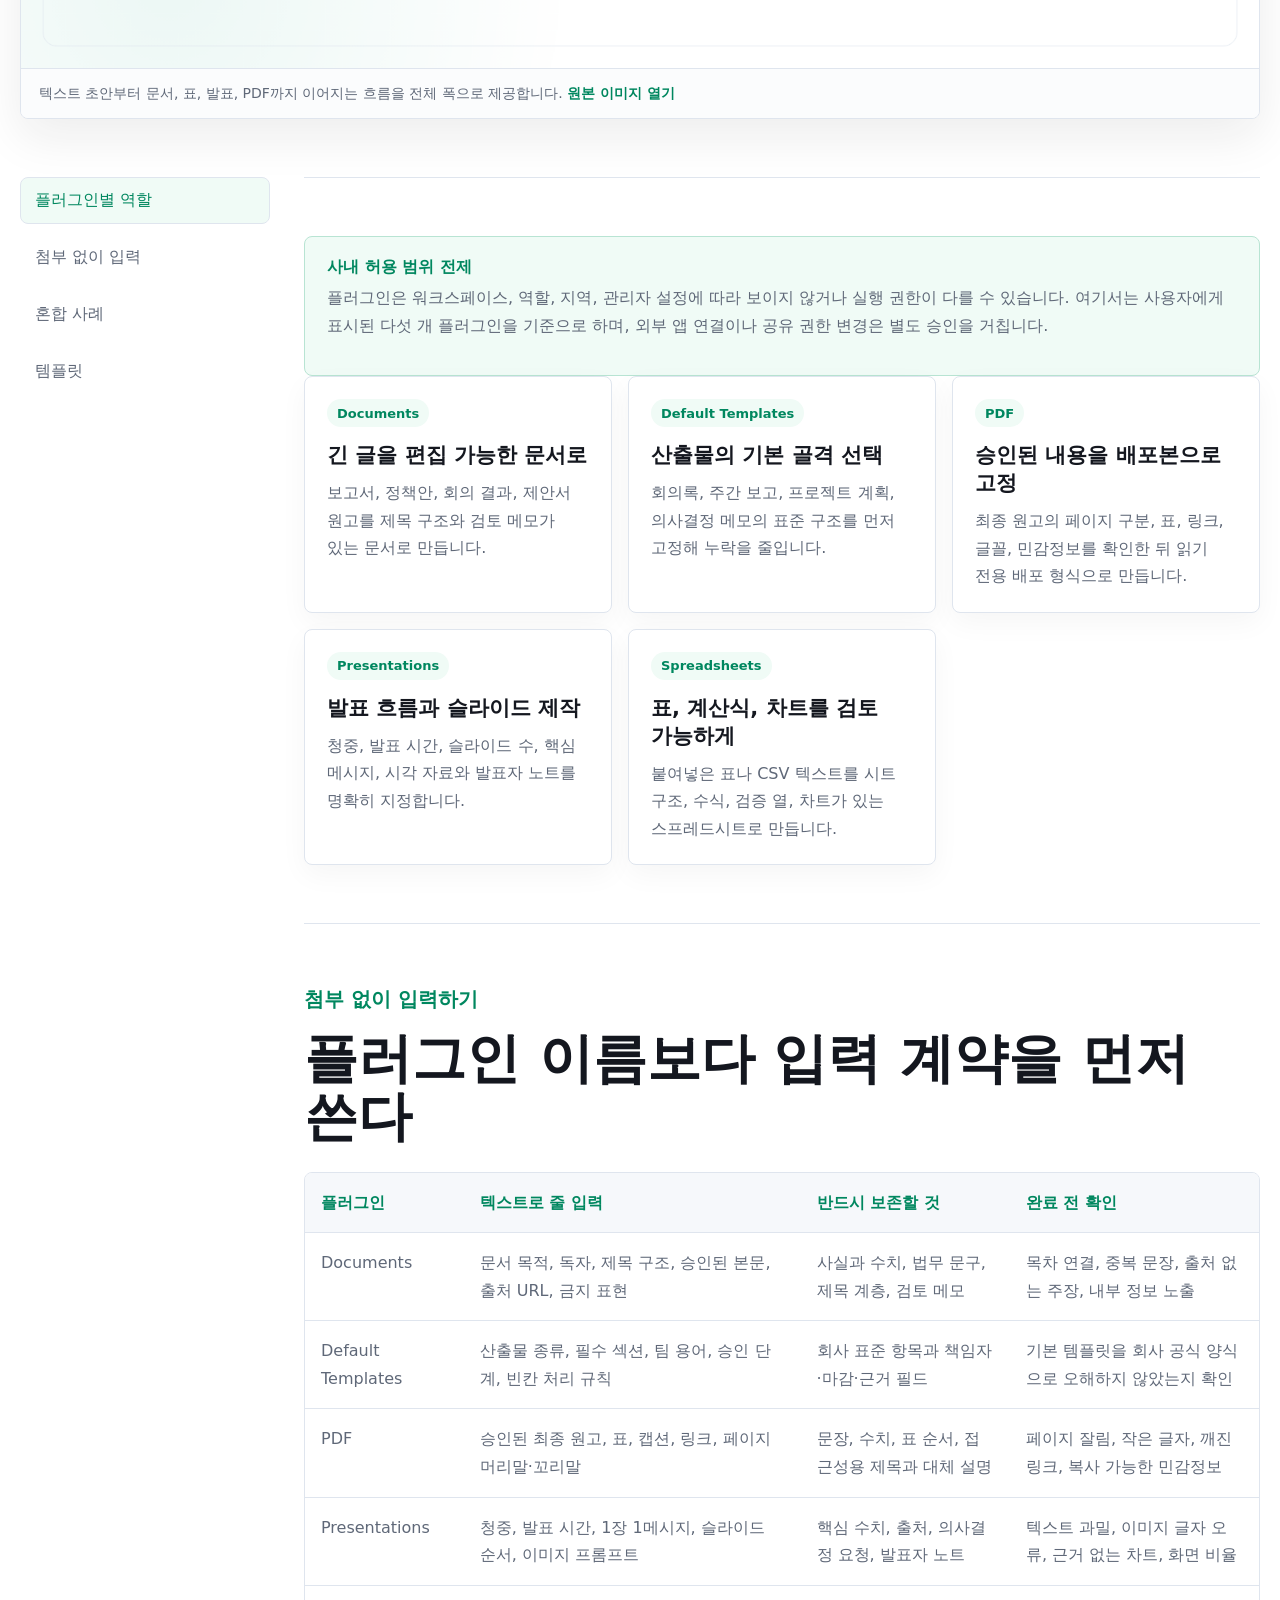
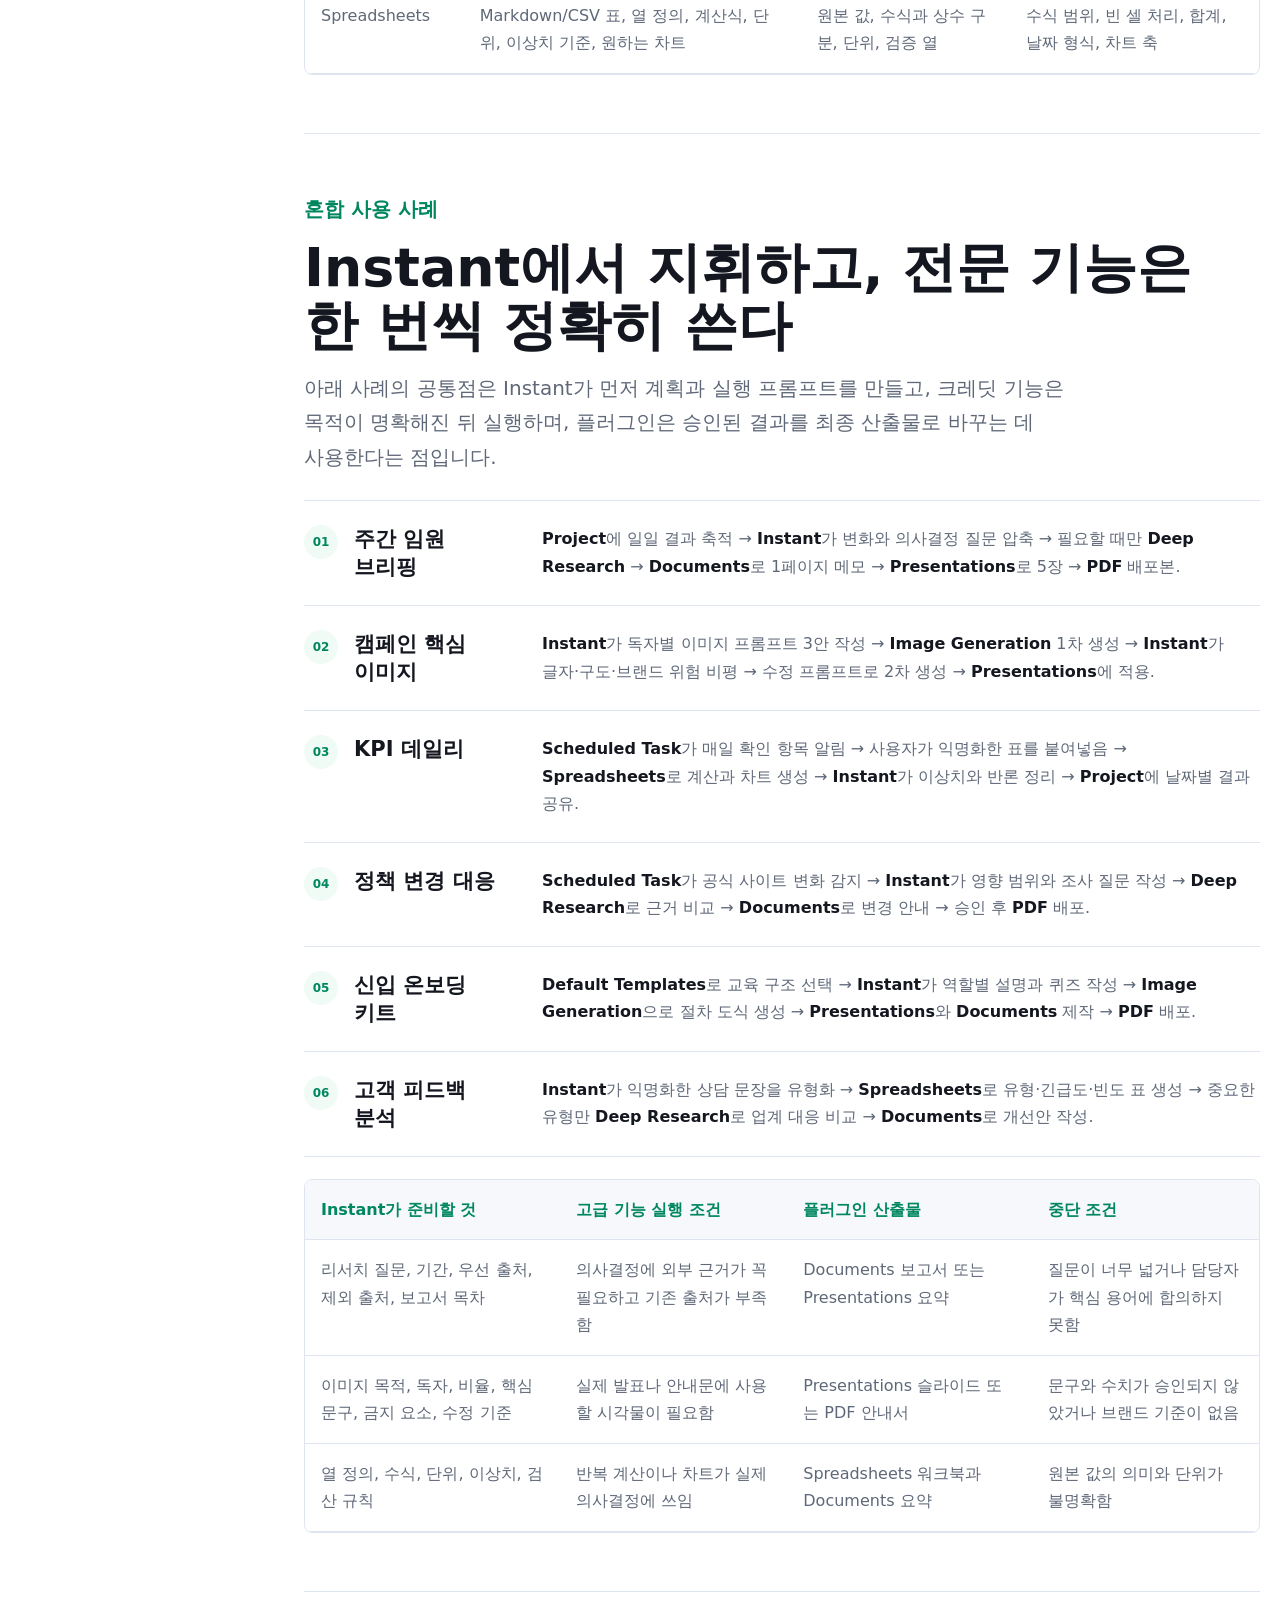
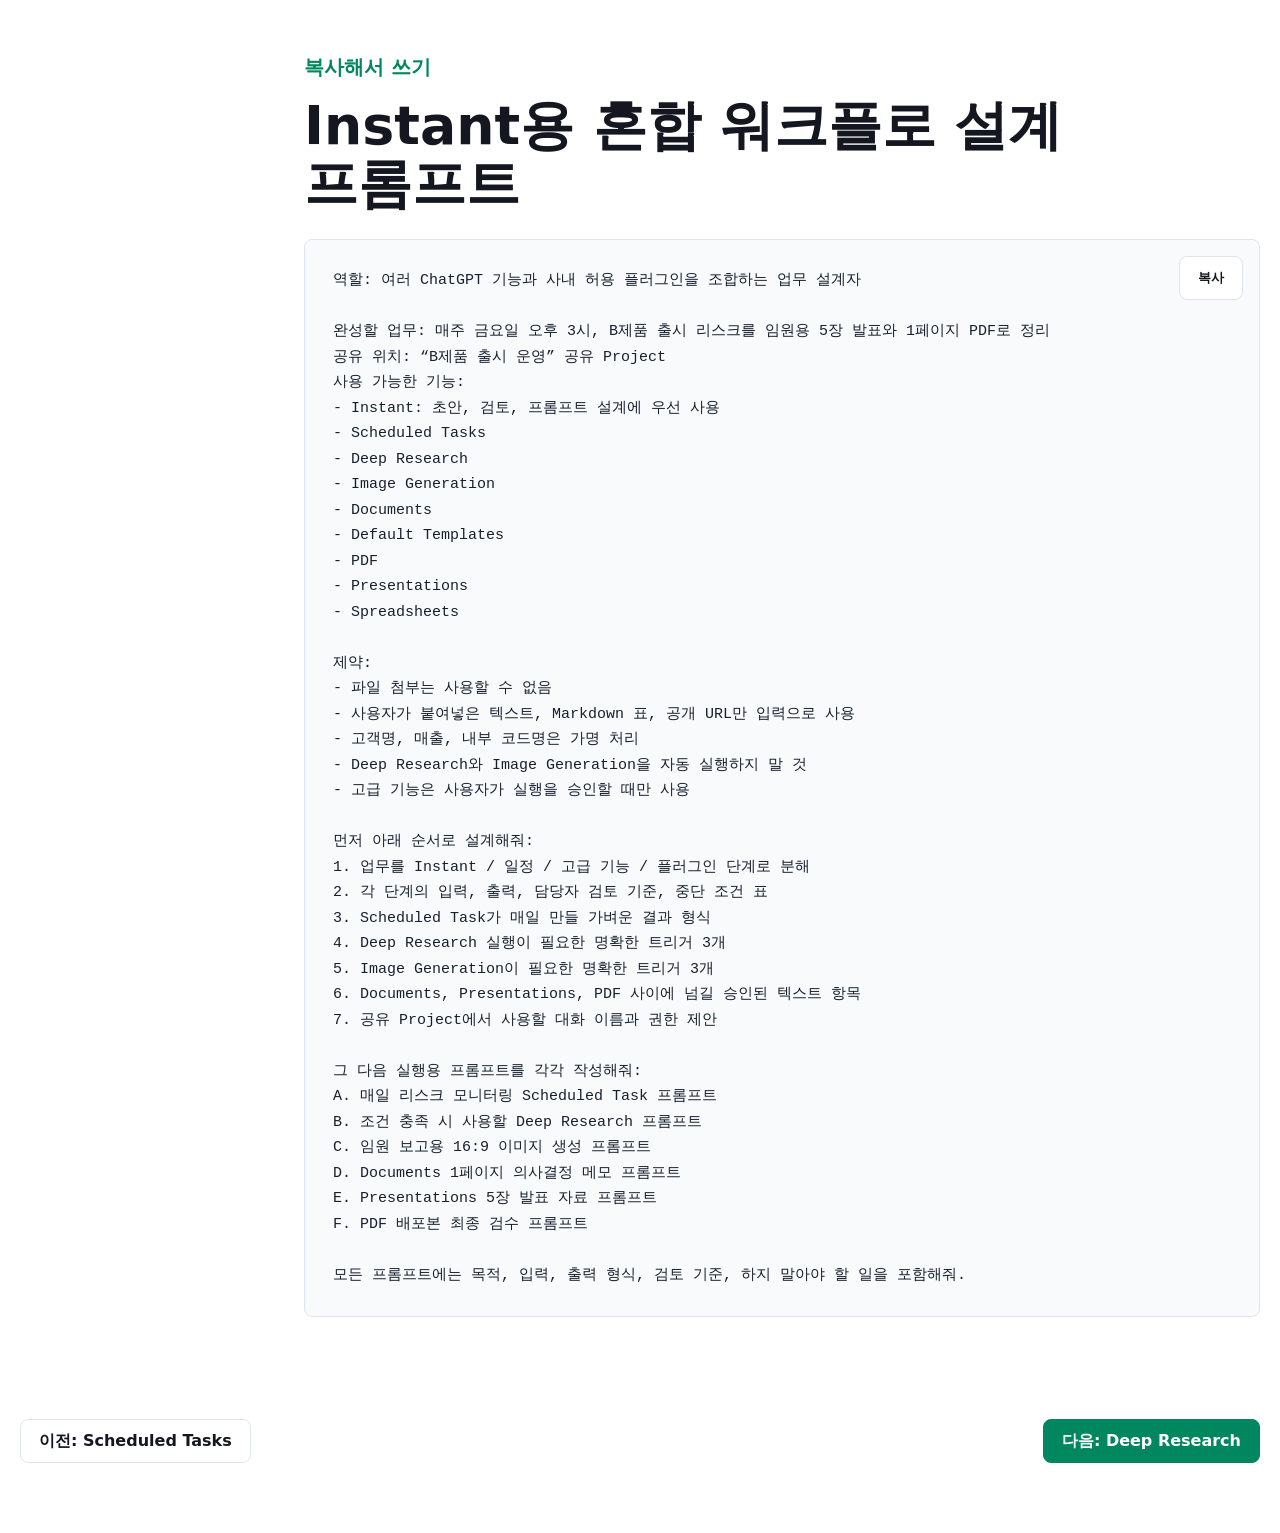
<file: pages/plugins.html>
<!doctype html>
<html lang="ko">
  <head>
    <meta charset="utf-8" />
    <meta name="viewport" content="width=device-width, initial-scale=1" />
    <title>Plugins 사용 가이드 | ChatGPT Enterprise</title>
    <meta name="description" content="파일 첨부 없이 ChatGPT Enterprise의 Documents, Default Templates, PDF, Presentations, Spreadsheets 플러그인을 조합하는 사용자 가이드" />
    <link rel="stylesheet" href="../styles.css" />
  </head>
  <body data-page="plugins">
    <header class="topbar">
      <a class="brand" href="../index.html">
        <span>ChatGPT Enterprise</span>
        <strong>사용자 가이드</strong>
      </a>
      <nav class="topnav" aria-label="주요 페이지">
        <a href="./chat.html">Chat</a>
        <a href="./image-generation.html">Image Generation</a>
        <a href="./projects.html">Projects</a>
        <a href="./deep-research.html">Deep Research</a>
        <a href="./scheduled-tasks.html">Schedules</a>
        <a href="./plugins.html">Plugins</a>
      </nav>
    </header>

    <main>
      <section class="feature-hero">
        <div class="feature-copy">
          <p class="eyebrow">Plugins</p>
          <h1>대화 결과를 실제 업무 산출물로 완성하기</h1>
          <p class="hero-lead">
            이 가이드는 사내에서 Documents, Default Templates, PDF, Presentations, Spreadsheets 플러그인을 사용할 수 있다고 가정합니다.
            파일을 첨부하지 않고도 텍스트 원고, Markdown 표, 공개 URL, 생성된 이미지와 승인된 결과를 다음 플러그인으로 넘겨 산출물을 만들 수 있습니다.
          </p>
          <div class="page-actions">
            <a class="button primary" href="#template">혼합 프롬프트 복사</a>
            <a class="button secondary" href="#recipes">조합 사례 보기</a>
          </div>
        </div>
        <figure class="feature-image">
          <img src="../assets/guide-plugins-white.png" alt="Documents, Default Templates, PDF, Presentations, Spreadsheets 플러그인을 연결하는 화이트 테마 업무 흐름" />
        </figure>
      </section>

      <section class="feature-preview" aria-label="Plugins 기능 이미지 크게 보기">
        <figure>
          <a href="../assets/guide-plugins-white.png" target="_blank" rel="noreferrer">
            <img src="../assets/guide-plugins-white.png" alt="업무 플러그인 조합 사용법 전체 화면 미리보기" />
          </a>
          <figcaption>텍스트 초안부터 문서, 표, 발표, PDF까지 이어지는 흐름을 전체 폭으로 제공합니다. <a href="../assets/guide-plugins-white.png" target="_blank" rel="noreferrer">원본 이미지 열기</a></figcaption>
        </figure>
      </section>

      <div class="feature-layout">
        <nav class="side-rail" aria-label="페이지 섹션">
          <a href="#catalog">플러그인별 역할</a>
          <a href="#no-files">첨부 없이 입력</a>
          <a href="#recipes">혼합 사례</a>
          <a href="#template">템플릿</a>
        </nav>

        <div class="feature-content">
          <section id="catalog" class="section">
            <div class="notice">
              <strong>사내 허용 범위 전제</strong>
              <p>
                플러그인은 워크스페이스, 역할, 지역, 관리자 설정에 따라 보이지 않거나 실행 권한이 다를 수 있습니다.
                여기서는 사용자에게 표시된 다섯 개 플러그인을 기준으로 하며, 외부 앱 연결이나 공유 권한 변경은 별도 승인을 거칩니다.
              </p>
            </div>
            <div class="plugin-grid">
              <article class="note-card">
                <span>Documents</span>
                <h3>긴 글을 편집 가능한 문서로</h3>
                <p>보고서, 정책안, 회의 결과, 제안서 원고를 제목 구조와 검토 메모가 있는 문서로 만듭니다.</p>
              </article>
              <article class="note-card">
                <span>Default Templates</span>
                <h3>산출물의 기본 골격 선택</h3>
                <p>회의록, 주간 보고, 프로젝트 계획, 의사결정 메모의 표준 구조를 먼저 고정해 누락을 줄입니다.</p>
              </article>
              <article class="note-card">
                <span>PDF</span>
                <h3>승인된 내용을 배포본으로 고정</h3>
                <p>최종 원고의 페이지 구분, 표, 링크, 글꼴, 민감정보를 확인한 뒤 읽기 전용 배포 형식으로 만듭니다.</p>
              </article>
              <article class="note-card">
                <span>Presentations</span>
                <h3>발표 흐름과 슬라이드 제작</h3>
                <p>청중, 발표 시간, 슬라이드 수, 핵심 메시지, 시각 자료와 발표자 노트를 명확히 지정합니다.</p>
              </article>
              <article class="note-card">
                <span>Spreadsheets</span>
                <h3>표, 계산식, 차트를 검토 가능하게</h3>
                <p>붙여넣은 표나 CSV 텍스트를 시트 구조, 수식, 검증 열, 차트가 있는 스프레드시트로 만듭니다.</p>
              </article>
            </div>
          </section>

          <section id="no-files" class="section">
            <div class="section-head">
              <p class="eyebrow">첨부 없이 입력하기</p>
              <h2>플러그인 이름보다 입력 계약을 먼저 쓴다</h2>
            </div>
            <div class="table-wrap">
              <table>
                <thead>
                  <tr>
                    <th>플러그인</th>
                    <th>텍스트로 줄 입력</th>
                    <th>반드시 보존할 것</th>
                    <th>완료 전 확인</th>
                  </tr>
                </thead>
                <tbody>
                  <tr>
                    <td>Documents</td>
                    <td>문서 목적, 독자, 제목 구조, 승인된 본문, 출처 URL, 금지 표현</td>
                    <td>사실과 수치, 법무 문구, 제목 계층, 검토 메모</td>
                    <td>목차 연결, 중복 문장, 출처 없는 주장, 내부 정보 노출</td>
                  </tr>
                  <tr>
                    <td>Default Templates</td>
                    <td>산출물 종류, 필수 섹션, 팀 용어, 승인 단계, 빈칸 처리 규칙</td>
                    <td>회사 표준 항목과 책임자·마감·근거 필드</td>
                    <td>기본 템플릿을 회사 공식 양식으로 오해하지 않았는지 확인</td>
                  </tr>
                  <tr>
                    <td>PDF</td>
                    <td>승인된 최종 원고, 표, 캡션, 링크, 페이지 머리말·꼬리말</td>
                    <td>문장, 수치, 표 순서, 접근성용 제목과 대체 설명</td>
                    <td>페이지 잘림, 작은 글자, 깨진 링크, 복사 가능한 민감정보</td>
                  </tr>
                  <tr>
                    <td>Presentations</td>
                    <td>청중, 발표 시간, 1장 1메시지, 슬라이드 순서, 이미지 프롬프트</td>
                    <td>핵심 수치, 출처, 의사결정 요청, 발표자 노트</td>
                    <td>텍스트 과밀, 이미지 글자 오류, 근거 없는 차트, 화면 비율</td>
                  </tr>
                  <tr>
                    <td>Spreadsheets</td>
                    <td>Markdown/CSV 표, 열 정의, 계산식, 단위, 이상치 기준, 원하는 차트</td>
                    <td>원본 값, 수식과 상수 구분, 단위, 검증 열</td>
                    <td>수식 범위, 빈 셀 처리, 합계, 날짜 형식, 차트 축</td>
                  </tr>
                </tbody>
              </table>
            </div>
          </section>

          <section id="recipes" class="section">
            <div class="section-head">
              <p class="eyebrow">혼합 사용 사례</p>
              <h2>Instant에서 지휘하고, 전문 기능은 한 번씩 정확히 쓴다</h2>
              <p>
                아래 사례의 공통점은 Instant가 먼저 계획과 실행 프롬프트를 만들고, 크레딧 기능은 목적이 명확해진 뒤 실행하며,
                플러그인은 승인된 결과를 최종 산출물로 바꾸는 데 사용한다는 점입니다.
              </p>
            </div>
            <div class="recipe-list">
              <article class="workflow-recipe">
                <div><span>01</span><h3>주간 임원 브리핑</h3></div>
                <p><strong>Project</strong>에 일일 결과 축적 → <strong>Instant</strong>가 변화와 의사결정 질문 압축 → 필요할 때만 <strong>Deep Research</strong> → <strong>Documents</strong>로 1페이지 메모 → <strong>Presentations</strong>로 5장 → <strong>PDF</strong> 배포본.</p>
              </article>
              <article class="workflow-recipe">
                <div><span>02</span><h3>캠페인 핵심 이미지</h3></div>
                <p><strong>Instant</strong>가 독자별 이미지 프롬프트 3안 작성 → <strong>Image Generation</strong> 1차 생성 → <strong>Instant</strong>가 글자·구도·브랜드 위험 비평 → 수정 프롬프트로 2차 생성 → <strong>Presentations</strong>에 적용.</p>
              </article>
              <article class="workflow-recipe">
                <div><span>03</span><h3>KPI 데일리</h3></div>
                <p><strong>Scheduled Task</strong>가 매일 확인 항목 알림 → 사용자가 익명화한 표를 붙여넣음 → <strong>Spreadsheets</strong>로 계산과 차트 생성 → <strong>Instant</strong>가 이상치와 반론 정리 → <strong>Project</strong>에 날짜별 결과 공유.</p>
              </article>
              <article class="workflow-recipe">
                <div><span>04</span><h3>정책 변경 대응</h3></div>
                <p><strong>Scheduled Task</strong>가 공식 사이트 변화 감지 → <strong>Instant</strong>가 영향 범위와 조사 질문 작성 → <strong>Deep Research</strong>로 근거 비교 → <strong>Documents</strong>로 변경 안내 → 승인 후 <strong>PDF</strong> 배포.</p>
              </article>
              <article class="workflow-recipe">
                <div><span>05</span><h3>신입 온보딩 키트</h3></div>
                <p><strong>Default Templates</strong>로 교육 구조 선택 → <strong>Instant</strong>가 역할별 설명과 퀴즈 작성 → <strong>Image Generation</strong>으로 절차 도식 생성 → <strong>Presentations</strong>와 <strong>Documents</strong> 제작 → <strong>PDF</strong> 배포.</p>
              </article>
              <article class="workflow-recipe">
                <div><span>06</span><h3>고객 피드백 분석</h3></div>
                <p><strong>Instant</strong>가 익명화한 상담 문장을 유형화 → <strong>Spreadsheets</strong>로 유형·긴급도·빈도 표 생성 → 중요한 유형만 <strong>Deep Research</strong>로 업계 대응 비교 → <strong>Documents</strong>로 개선안 작성.</p>
              </article>
            </div>

            <div class="table-wrap community-table">
              <table>
                <thead>
                  <tr>
                    <th>Instant가 준비할 것</th>
                    <th>고급 기능 실행 조건</th>
                    <th>플러그인 산출물</th>
                    <th>중단 조건</th>
                  </tr>
                </thead>
                <tbody>
                  <tr>
                    <td>리서치 질문, 기간, 우선 출처, 제외 출처, 보고서 목차</td>
                    <td>의사결정에 외부 근거가 꼭 필요하고 기존 출처가 부족함</td>
                    <td>Documents 보고서 또는 Presentations 요약</td>
                    <td>질문이 너무 넓거나 담당자가 핵심 용어에 합의하지 못함</td>
                  </tr>
                  <tr>
                    <td>이미지 목적, 독자, 비율, 핵심 문구, 금지 요소, 수정 기준</td>
                    <td>실제 발표나 안내문에 사용할 시각물이 필요함</td>
                    <td>Presentations 슬라이드 또는 PDF 안내서</td>
                    <td>문구와 수치가 승인되지 않았거나 브랜드 기준이 없음</td>
                  </tr>
                  <tr>
                    <td>열 정의, 수식, 단위, 이상치, 검산 규칙</td>
                    <td>반복 계산이나 차트가 실제 의사결정에 쓰임</td>
                    <td>Spreadsheets 워크북과 Documents 요약</td>
                    <td>원본 값의 의미와 단위가 불명확함</td>
                  </tr>
                </tbody>
              </table>
            </div>
          </section>

          <section id="template" class="section">
            <div class="section-head">
              <p class="eyebrow">복사해서 쓰기</p>
              <h2>Instant용 혼합 워크플로 설계 프롬프트</h2>
            </div>
            <div class="prompt-panel">
              <button class="copy-button" type="button" data-copy-target="pluginPrompt">복사</button>
              <pre id="pluginPrompt"><code>역할: 여러 ChatGPT 기능과 사내 허용 플러그인을 조합하는 업무 설계자

완성할 업무: 매주 금요일 오후 3시, B제품 출시 리스크를 임원용 5장 발표와 1페이지 PDF로 정리
공유 위치: “B제품 출시 운영” 공유 Project
사용 가능한 기능:
- Instant: 초안, 검토, 프롬프트 설계에 우선 사용
- Scheduled Tasks
- Deep Research
- Image Generation
- Documents
- Default Templates
- PDF
- Presentations
- Spreadsheets

제약:
- 파일 첨부는 사용할 수 없음
- 사용자가 붙여넣은 텍스트, Markdown 표, 공개 URL만 입력으로 사용
- 고객명, 매출, 내부 코드명은 가명 처리
- Deep Research와 Image Generation을 자동 실행하지 말 것
- 고급 기능은 사용자가 실행을 승인할 때만 사용

먼저 아래 순서로 설계해줘:
1. 업무를 Instant / 일정 / 고급 기능 / 플러그인 단계로 분해
2. 각 단계의 입력, 출력, 담당자 검토 기준, 중단 조건 표
3. Scheduled Task가 매일 만들 가벼운 결과 형식
4. Deep Research 실행이 필요한 명확한 트리거 3개
5. Image Generation이 필요한 명확한 트리거 3개
6. Documents, Presentations, PDF 사이에 넘길 승인된 텍스트 항목
7. 공유 Project에서 사용할 대화 이름과 권한 제안

그 다음 실행용 프롬프트를 각각 작성해줘:
A. 매일 리스크 모니터링 Scheduled Task 프롬프트
B. 조건 충족 시 사용할 Deep Research 프롬프트
C. 임원 보고용 16:9 이미지 생성 프롬프트
D. Documents 1페이지 의사결정 메모 프롬프트
E. Presentations 5장 발표 자료 프롬프트
F. PDF 배포본 최종 검수 프롬프트

모든 프롬프트에는 목적, 입력, 출력 형식, 검토 기준, 하지 말아야 할 일을 포함해줘.</code></pre>
            </div>
          </section>
        </div>
      </div>

      <nav class="footer-nav" aria-label="이전 다음">
        <a class="button secondary" href="./scheduled-tasks.html">이전: Scheduled Tasks</a>
        <a class="button primary" href="./deep-research.html">다음: Deep Research</a>
      </nav>
    </main>

    <script src="../script.js"></script>
  </body>
</html>
</file>
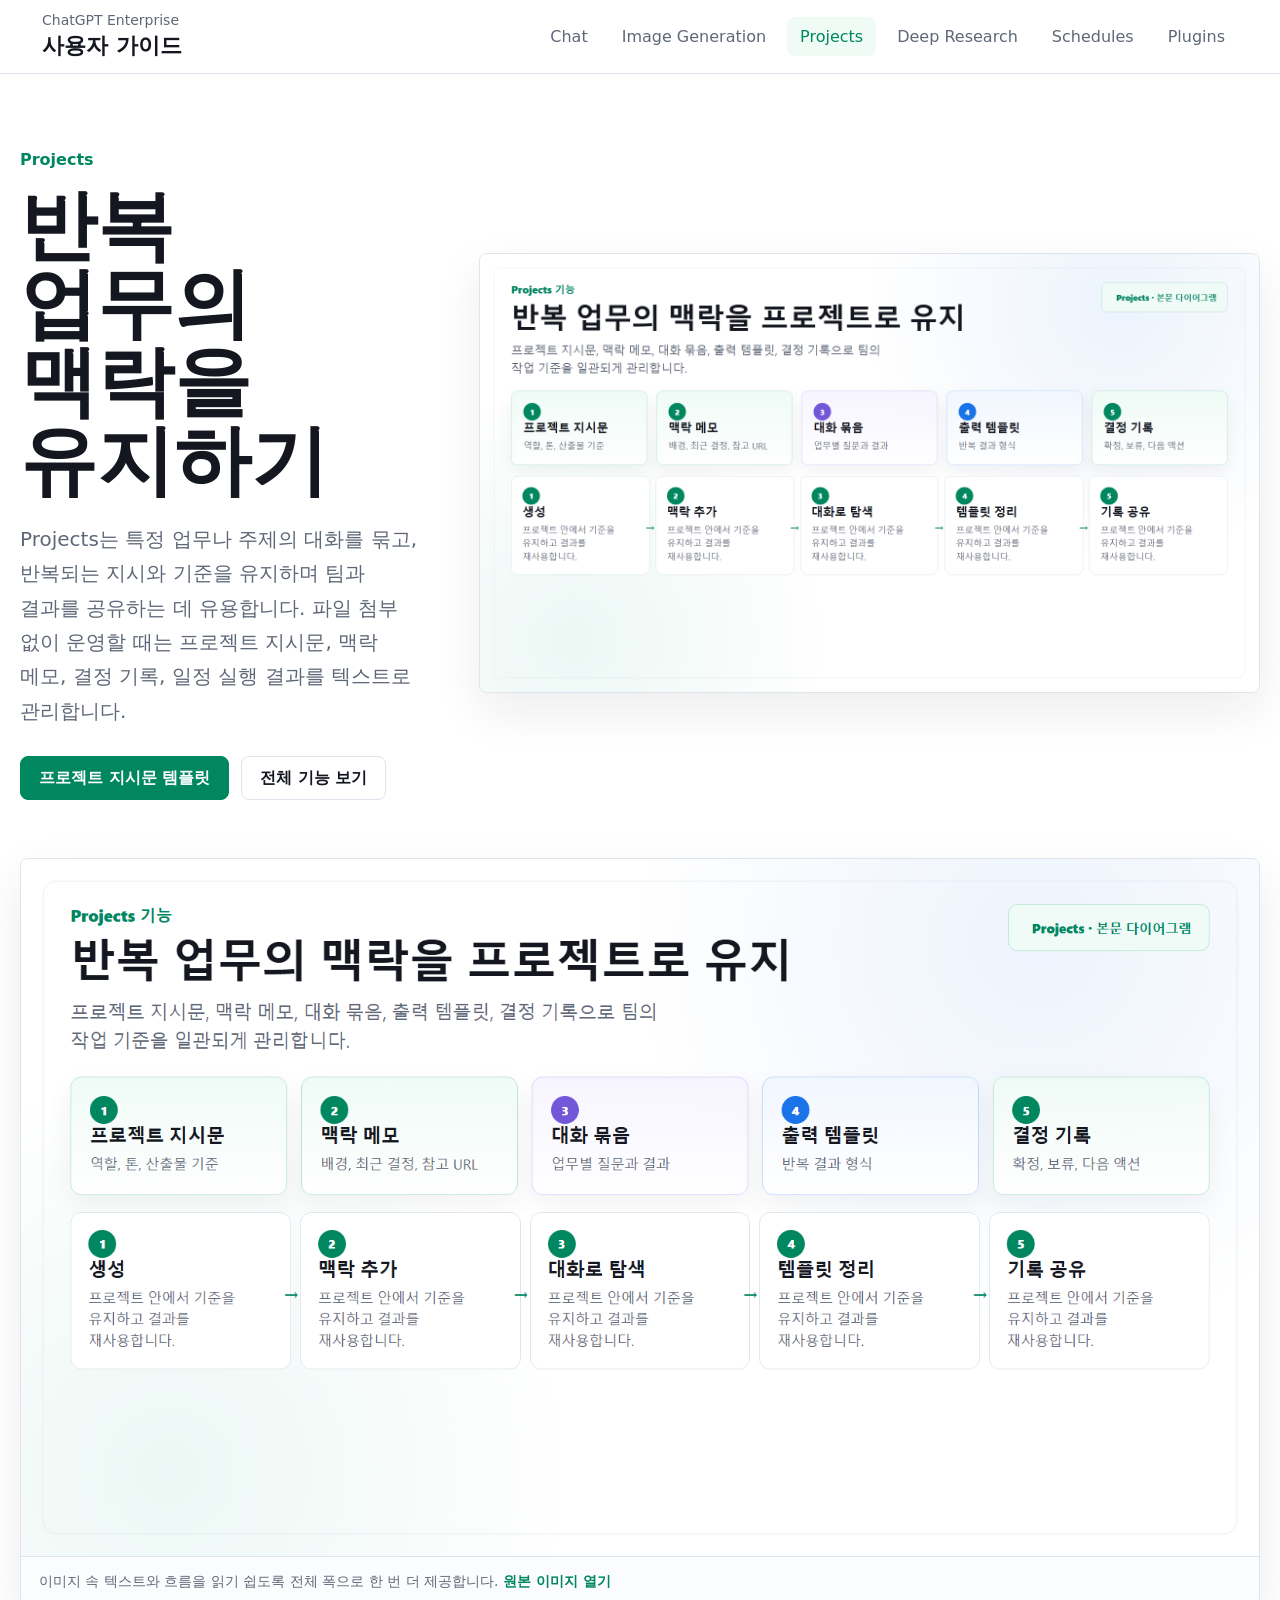
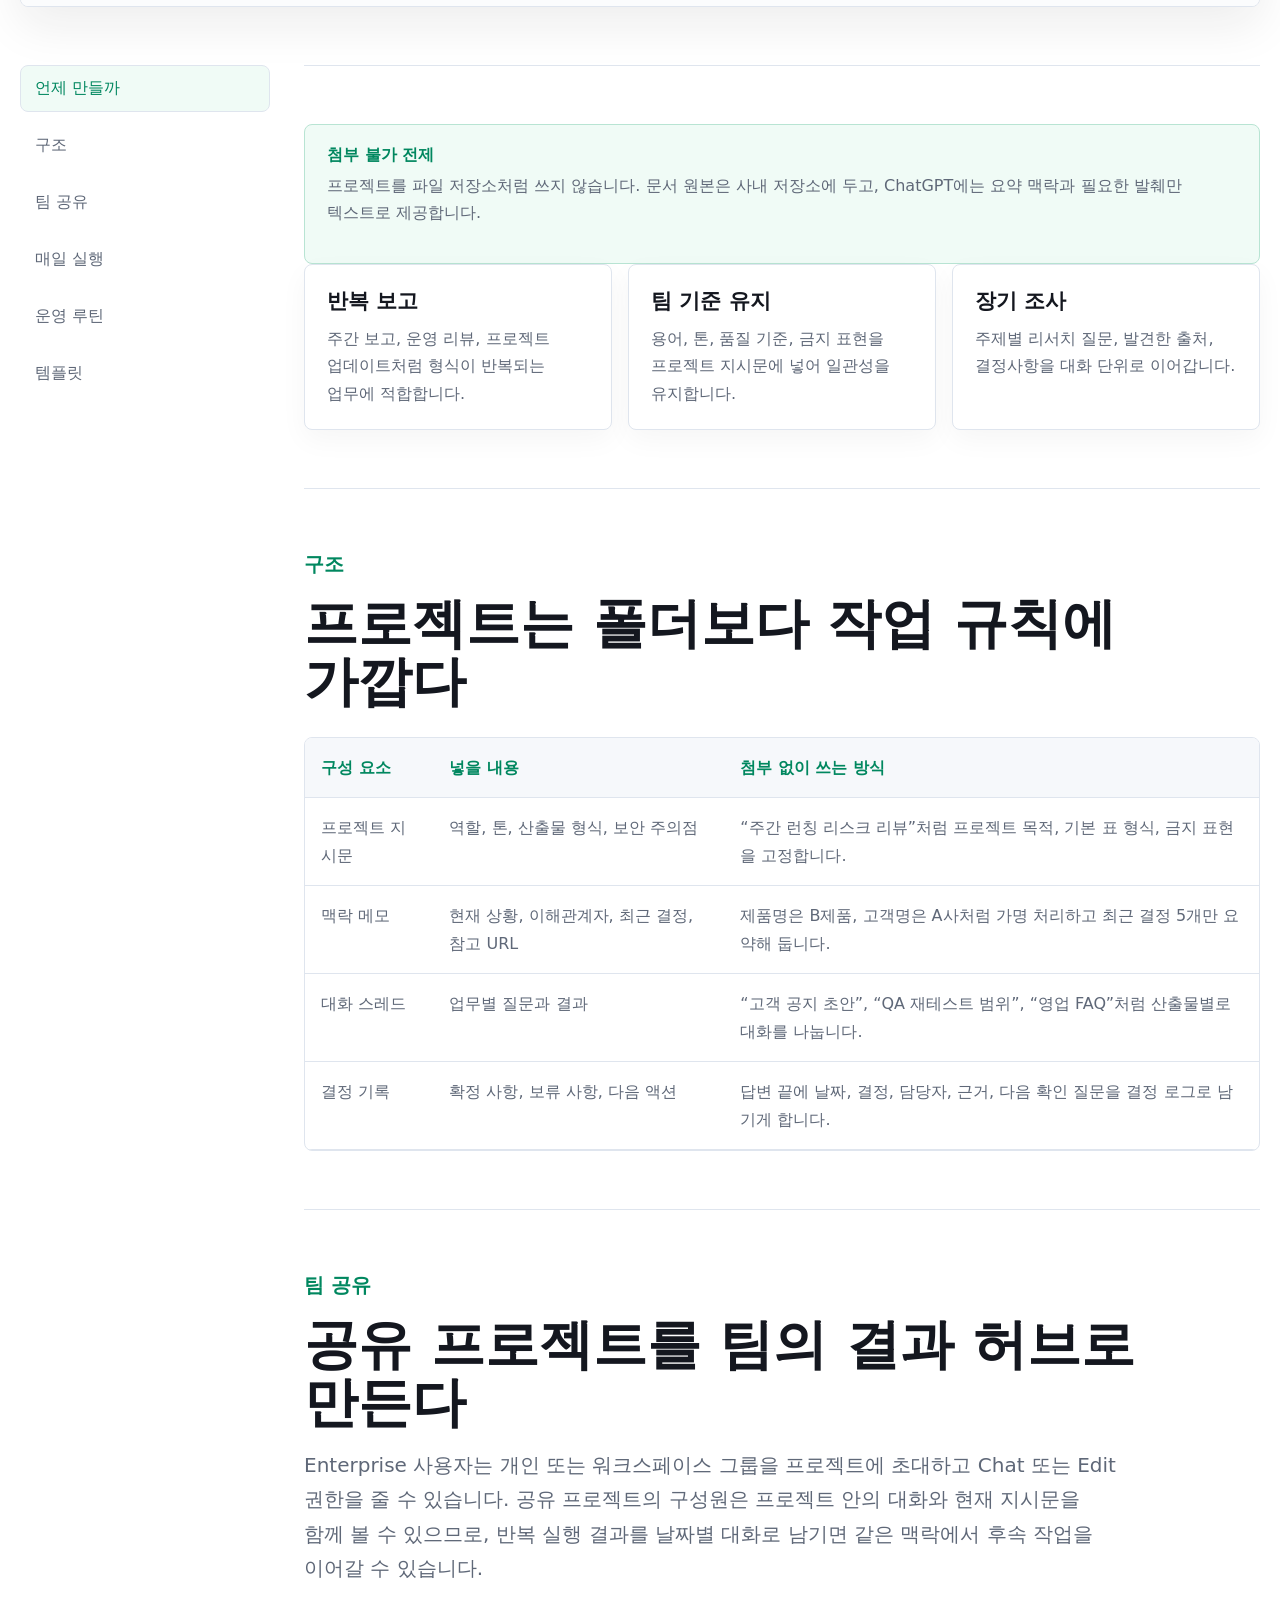
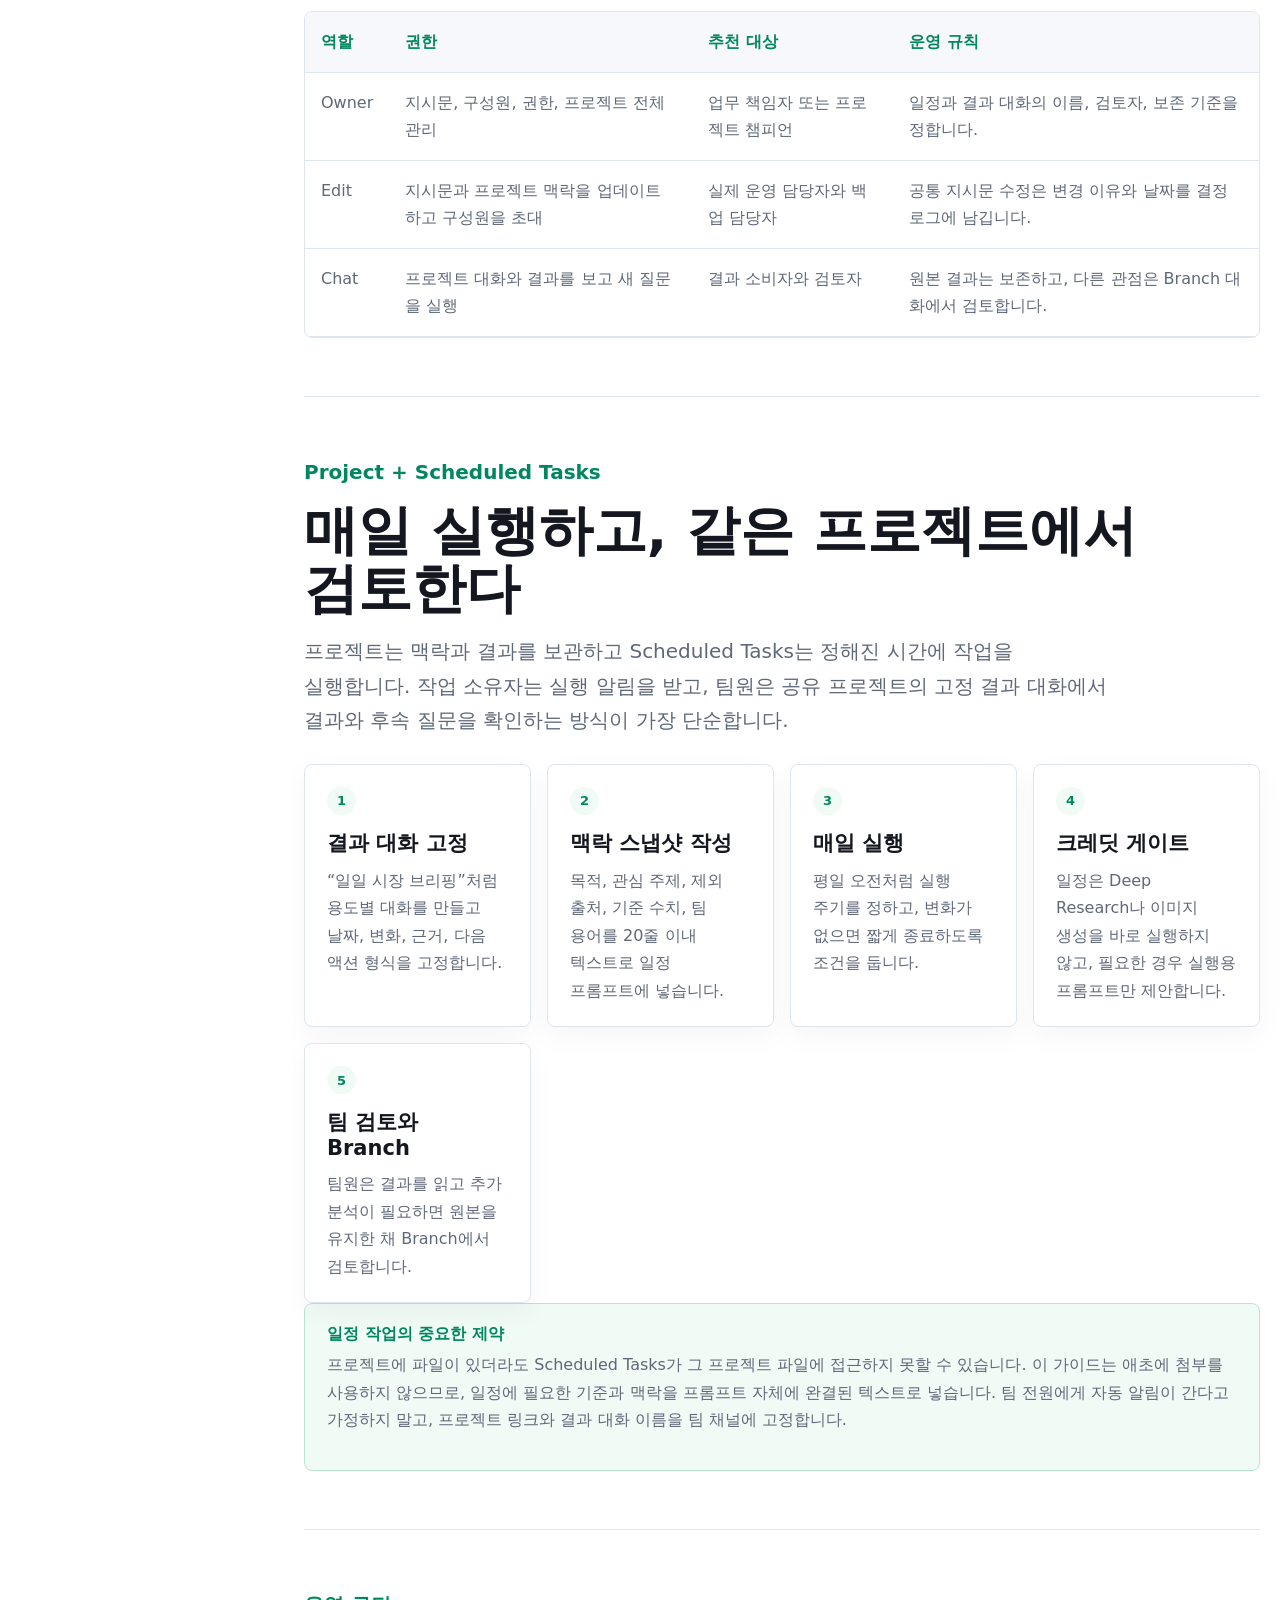
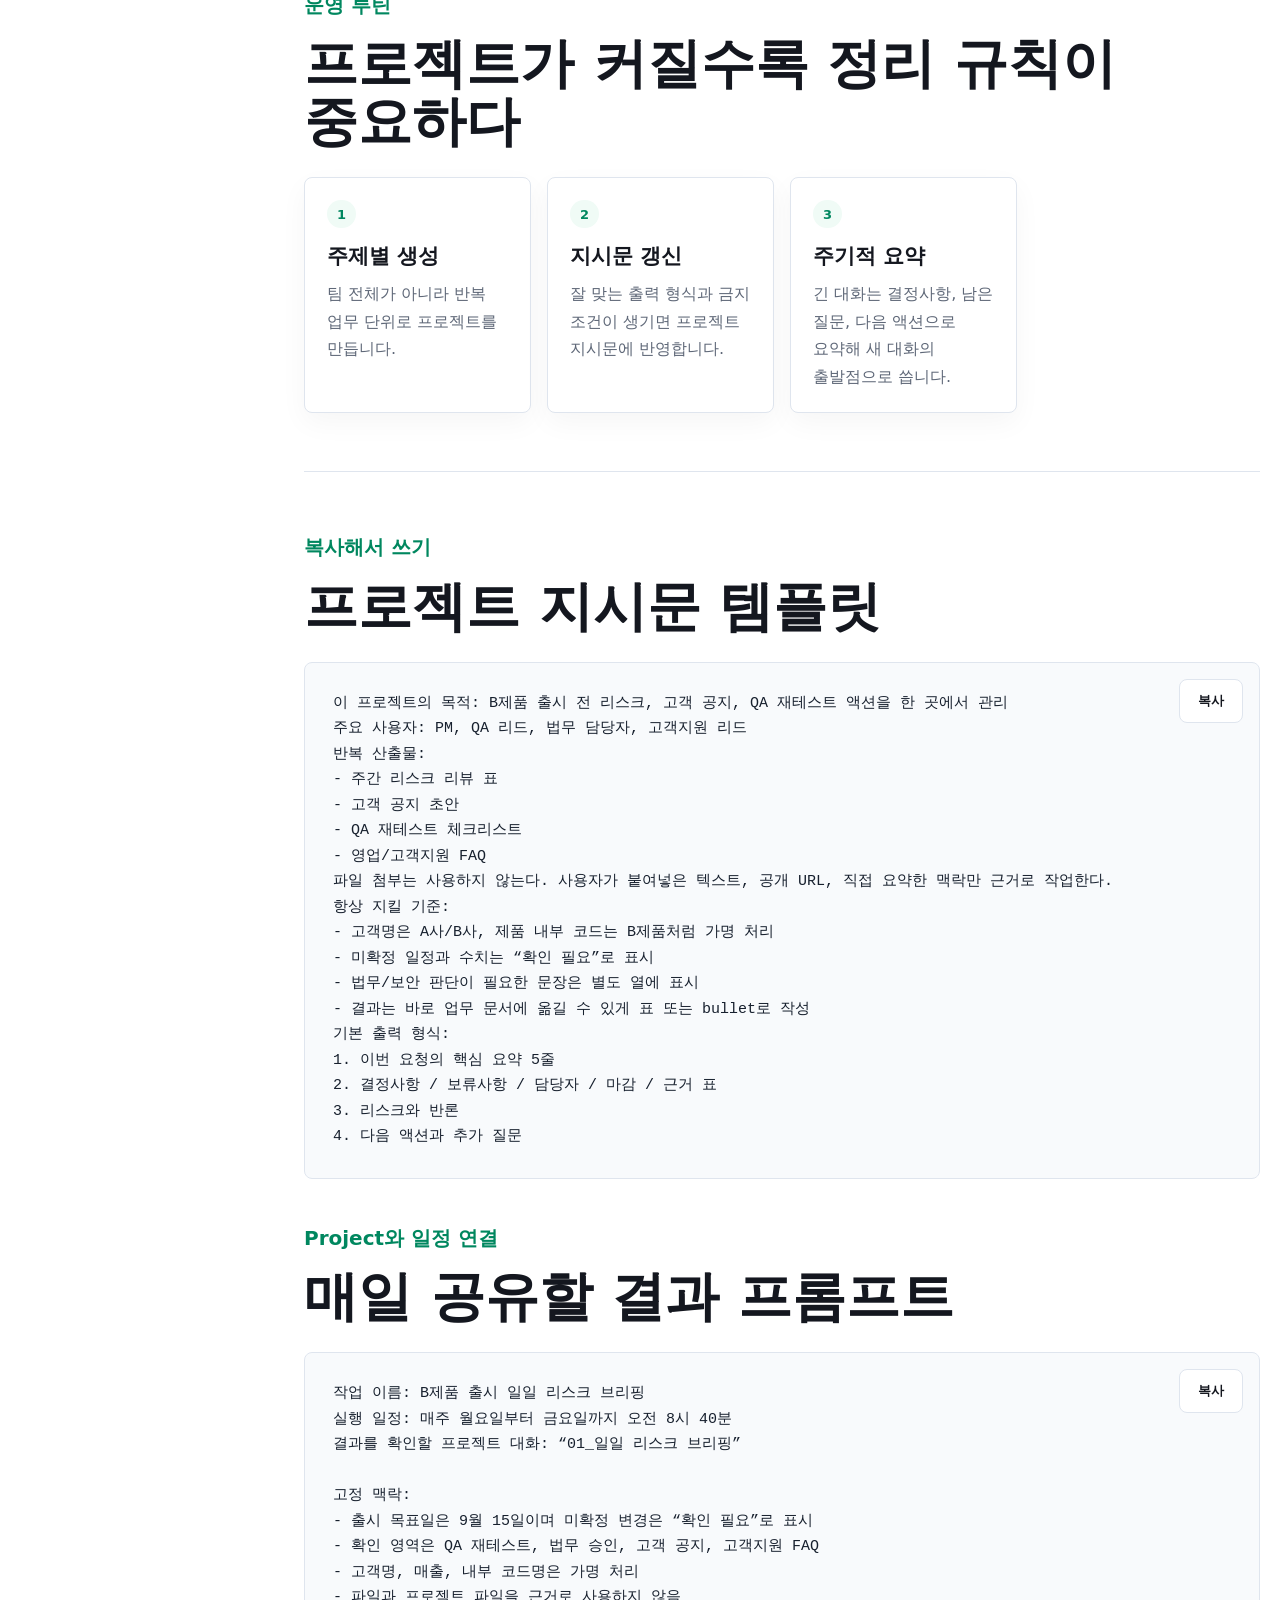
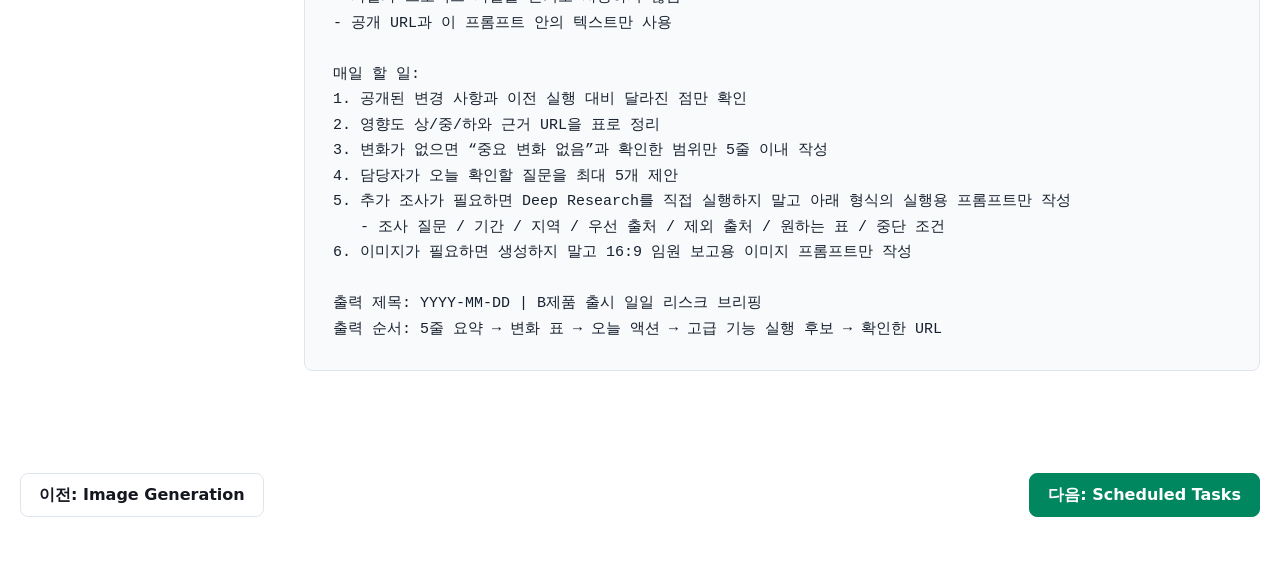
<file: pages/projects.html>
<!doctype html>
<html lang="ko">
  <head>
    <meta charset="utf-8" />
    <meta name="viewport" content="width=device-width, initial-scale=1" />
    <title>Projects 사용 가이드 | ChatGPT Enterprise</title>
    <meta name="description" content="파일 첨부 없이 ChatGPT Enterprise Projects를 반복 업무와 팀 맥락 관리에 쓰는 사용자 가이드" />
    <link rel="stylesheet" href="../styles.css" />
  </head>
  <body data-page="projects">
    <header class="topbar">
      <a class="brand" href="../index.html">
        <span>ChatGPT Enterprise</span>
        <strong>사용자 가이드</strong>
      </a>
      <nav class="topnav" aria-label="주요 페이지">
        <a href="./chat.html">Chat</a>
        <a href="./image-generation.html">Image Generation</a>
        <a href="./projects.html">Projects</a>
        <a href="./deep-research.html">Deep Research</a>
        <a href="./scheduled-tasks.html">Schedules</a>
        <a href="./plugins.html">Plugins</a>
      </nav>
    </header>

    <main>
      <section class="feature-hero">
        <div class="feature-copy">
          <p class="eyebrow">Projects</p>
          <h1>반복 업무의 맥락을 유지하기</h1>
          <p class="hero-lead">
            Projects는 특정 업무나 주제의 대화를 묶고, 반복되는 지시와 기준을 유지하며 팀과 결과를 공유하는 데 유용합니다.
            파일 첨부 없이 운영할 때는 프로젝트 지시문, 맥락 메모, 결정 기록, 일정 실행 결과를 텍스트로 관리합니다.
          </p>
          <div class="page-actions">
            <a class="button primary" href="#template">프로젝트 지시문 템플릿</a>
            <a class="button secondary" href="../index.html#features">전체 기능 보기</a>
          </div>
        </div>
        <figure class="feature-image">
          <img src="../assets/guide-projects-white.png" alt="파일 첨부 없이 Projects에 업무 맥락을 정리하는 화이트 테마 이미지" />
        </figure>
      </section>

      <section class="feature-preview" aria-label="Projects 기능 이미지 크게 보기">
        <figure>
          <a href="../assets/guide-projects-white.png" target="_blank" rel="noreferrer">
            <img src="../assets/guide-projects-white.png" alt="Projects 사용법 전체 화면 미리보기" />
          </a>
          <figcaption>이미지 속 텍스트와 흐름을 읽기 쉽도록 전체 폭으로 한 번 더 제공합니다. <a href="../assets/guide-projects-white.png" target="_blank" rel="noreferrer">원본 이미지 열기</a></figcaption>
        </figure>
      </section>

      <div class="feature-layout">
        <nav class="side-rail" aria-label="페이지 섹션">
          <a href="#best-for">언제 만들까</a>
          <a href="#structure">구조</a>
          <a href="#sharing">팀 공유</a>
          <a href="#daily-loop">매일 실행</a>
          <a href="#routines">운영 루틴</a>
          <a href="#template">템플릿</a>
        </nav>

        <div class="feature-content">
          <section id="best-for" class="section">
            <div class="notice">
              <strong>첨부 불가 전제</strong>
              <p>프로젝트를 파일 저장소처럼 쓰지 않습니다. 문서 원본은 사내 저장소에 두고, ChatGPT에는 요약 맥락과 필요한 발췌만 텍스트로 제공합니다.</p>
            </div>
            <div class="page-grid">
              <article class="note-card">
                <h3>반복 보고</h3>
                <p>주간 보고, 운영 리뷰, 프로젝트 업데이트처럼 형식이 반복되는 업무에 적합합니다.</p>
              </article>
              <article class="note-card">
                <h3>팀 기준 유지</h3>
                <p>용어, 톤, 품질 기준, 금지 표현을 프로젝트 지시문에 넣어 일관성을 유지합니다.</p>
              </article>
              <article class="note-card">
                <h3>장기 조사</h3>
                <p>주제별 리서치 질문, 발견한 출처, 결정사항을 대화 단위로 이어갑니다.</p>
              </article>
            </div>
          </section>

          <section id="structure" class="section">
            <div class="section-head">
              <p class="eyebrow">구조</p>
              <h2>프로젝트는 폴더보다 작업 규칙에 가깝다</h2>
            </div>
            <div class="table-wrap">
              <table>
                <thead>
                  <tr>
                    <th>구성 요소</th>
                    <th>넣을 내용</th>
                    <th>첨부 없이 쓰는 방식</th>
                  </tr>
                </thead>
                <tbody>
                  <tr>
                    <td>프로젝트 지시문</td>
                    <td>역할, 톤, 산출물 형식, 보안 주의점</td>
                    <td>“주간 런칭 리스크 리뷰”처럼 프로젝트 목적, 기본 표 형식, 금지 표현을 고정합니다.</td>
                  </tr>
                  <tr>
                    <td>맥락 메모</td>
                    <td>현재 상황, 이해관계자, 최근 결정, 참고 URL</td>
                    <td>제품명은 B제품, 고객명은 A사처럼 가명 처리하고 최근 결정 5개만 요약해 둡니다.</td>
                  </tr>
                  <tr>
                    <td>대화 스레드</td>
                    <td>업무별 질문과 결과</td>
                    <td>“고객 공지 초안”, “QA 재테스트 범위”, “영업 FAQ”처럼 산출물별로 대화를 나눕니다.</td>
                  </tr>
                  <tr>
                    <td>결정 기록</td>
                    <td>확정 사항, 보류 사항, 다음 액션</td>
                    <td>답변 끝에 날짜, 결정, 담당자, 근거, 다음 확인 질문을 결정 로그로 남기게 합니다.</td>
                  </tr>
                </tbody>
              </table>
            </div>
          </section>

          <section id="sharing" class="section">
            <div class="section-head">
              <p class="eyebrow">팀 공유</p>
              <h2>공유 프로젝트를 팀의 결과 허브로 만든다</h2>
              <p>
                Enterprise 사용자는 개인 또는 워크스페이스 그룹을 프로젝트에 초대하고 Chat 또는 Edit 권한을 줄 수 있습니다.
                공유 프로젝트의 구성원은 프로젝트 안의 대화와 현재 지시문을 함께 볼 수 있으므로, 반복 실행 결과를 날짜별 대화로 남기면 같은 맥락에서 후속 작업을 이어갈 수 있습니다.
              </p>
            </div>
            <div class="table-wrap">
              <table>
                <thead>
                  <tr>
                    <th>역할</th>
                    <th>권한</th>
                    <th>추천 대상</th>
                    <th>운영 규칙</th>
                  </tr>
                </thead>
                <tbody>
                  <tr>
                    <td>Owner</td>
                    <td>지시문, 구성원, 권한, 프로젝트 전체 관리</td>
                    <td>업무 책임자 또는 프로젝트 챔피언</td>
                    <td>일정과 결과 대화의 이름, 검토자, 보존 기준을 정합니다.</td>
                  </tr>
                  <tr>
                    <td>Edit</td>
                    <td>지시문과 프로젝트 맥락을 업데이트하고 구성원을 초대</td>
                    <td>실제 운영 담당자와 백업 담당자</td>
                    <td>공통 지시문 수정은 변경 이유와 날짜를 결정 로그에 남깁니다.</td>
                  </tr>
                  <tr>
                    <td>Chat</td>
                    <td>프로젝트 대화와 결과를 보고 새 질문을 실행</td>
                    <td>결과 소비자와 검토자</td>
                    <td>원본 결과는 보존하고, 다른 관점은 Branch 대화에서 검토합니다.</td>
                  </tr>
                </tbody>
              </table>
            </div>
          </section>

          <section id="daily-loop" class="section">
            <div class="section-head">
              <p class="eyebrow">Project + Scheduled Tasks</p>
              <h2>매일 실행하고, 같은 프로젝트에서 검토한다</h2>
              <p>
                프로젝트는 맥락과 결과를 보관하고 Scheduled Tasks는 정해진 시간에 작업을 실행합니다.
                작업 소유자는 실행 알림을 받고, 팀원은 공유 프로젝트의 고정 결과 대화에서 결과와 후속 질문을 확인하는 방식이 가장 단순합니다.
              </p>
            </div>
            <div class="steps">
              <article class="step-card">
                <span>1</span>
                <h3>결과 대화 고정</h3>
                <p>“일일 시장 브리핑”처럼 용도별 대화를 만들고 날짜, 변화, 근거, 다음 액션 형식을 고정합니다.</p>
              </article>
              <article class="step-card">
                <span>2</span>
                <h3>맥락 스냅샷 작성</h3>
                <p>목적, 관심 주제, 제외 출처, 기준 수치, 팀 용어를 20줄 이내 텍스트로 일정 프롬프트에 넣습니다.</p>
              </article>
              <article class="step-card">
                <span>3</span>
                <h3>매일 실행</h3>
                <p>평일 오전처럼 실행 주기를 정하고, 변화가 없으면 짧게 종료하도록 조건을 둡니다.</p>
              </article>
              <article class="step-card">
                <span>4</span>
                <h3>크레딧 게이트</h3>
                <p>일정은 Deep Research나 이미지 생성을 바로 실행하지 않고, 필요한 경우 실행용 프롬프트만 제안합니다.</p>
              </article>
              <article class="step-card">
                <span>5</span>
                <h3>팀 검토와 Branch</h3>
                <p>팀원은 결과를 읽고 추가 분석이 필요하면 원본을 유지한 채 Branch에서 검토합니다.</p>
              </article>
            </div>
            <div class="notice">
              <strong>일정 작업의 중요한 제약</strong>
              <p>
                프로젝트에 파일이 있더라도 Scheduled Tasks가 그 프로젝트 파일에 접근하지 못할 수 있습니다.
                이 가이드는 애초에 첨부를 사용하지 않으므로, 일정에 필요한 기준과 맥락을 프롬프트 자체에 완결된 텍스트로 넣습니다.
                팀 전원에게 자동 알림이 간다고 가정하지 말고, 프로젝트 링크와 결과 대화 이름을 팀 채널에 고정합니다.
              </p>
            </div>
          </section>

          <section id="routines" class="section">
            <div class="section-head">
              <p class="eyebrow">운영 루틴</p>
              <h2>프로젝트가 커질수록 정리 규칙이 중요하다</h2>
            </div>
            <div class="steps">
              <article class="step-card">
                <span>1</span>
                <h3>주제별 생성</h3>
                <p>팀 전체가 아니라 반복 업무 단위로 프로젝트를 만듭니다.</p>
              </article>
              <article class="step-card">
                <span>2</span>
                <h3>지시문 갱신</h3>
                <p>잘 맞는 출력 형식과 금지 조건이 생기면 프로젝트 지시문에 반영합니다.</p>
              </article>
              <article class="step-card">
                <span>3</span>
                <h3>주기적 요약</h3>
                <p>긴 대화는 결정사항, 남은 질문, 다음 액션으로 요약해 새 대화의 출발점으로 씁니다.</p>
              </article>
            </div>
          </section>

          <section id="template" class="section">
            <div class="section-head">
              <p class="eyebrow">복사해서 쓰기</p>
              <h2>프로젝트 지시문 템플릿</h2>
            </div>
            <div class="prompt-panel">
              <button class="copy-button" type="button" data-copy-target="projectPrompt">복사</button>
              <pre id="projectPrompt"><code>이 프로젝트의 목적: B제품 출시 전 리스크, 고객 공지, QA 재테스트 액션을 한 곳에서 관리
주요 사용자: PM, QA 리드, 법무 담당자, 고객지원 리드
반복 산출물:
- 주간 리스크 리뷰 표
- 고객 공지 초안
- QA 재테스트 체크리스트
- 영업/고객지원 FAQ
파일 첨부는 사용하지 않는다. 사용자가 붙여넣은 텍스트, 공개 URL, 직접 요약한 맥락만 근거로 작업한다.
항상 지킬 기준:
- 고객명은 A사/B사, 제품 내부 코드는 B제품처럼 가명 처리
- 미확정 일정과 수치는 “확인 필요”로 표시
- 법무/보안 판단이 필요한 문장은 별도 열에 표시
- 결과는 바로 업무 문서에 옮길 수 있게 표 또는 bullet로 작성
기본 출력 형식:
1. 이번 요청의 핵심 요약 5줄
2. 결정사항 / 보류사항 / 담당자 / 마감 / 근거 표
3. 리스크와 반론
4. 다음 액션과 추가 질문</code></pre>
            </div>
            <div class="section-head prompt-followup">
              <p class="eyebrow">Project와 일정 연결</p>
              <h2>매일 공유할 결과 프롬프트</h2>
            </div>
            <div class="prompt-panel">
              <button class="copy-button" type="button" data-copy-target="projectDailyPrompt">복사</button>
              <pre id="projectDailyPrompt"><code>작업 이름: B제품 출시 일일 리스크 브리핑
실행 일정: 매주 월요일부터 금요일까지 오전 8시 40분
결과를 확인할 프로젝트 대화: “01_일일 리스크 브리핑”

고정 맥락:
- 출시 목표일은 9월 15일이며 미확정 변경은 “확인 필요”로 표시
- 확인 영역은 QA 재테스트, 법무 승인, 고객 공지, 고객지원 FAQ
- 고객명, 매출, 내부 코드명은 가명 처리
- 파일과 프로젝트 파일을 근거로 사용하지 않음
- 공개 URL과 이 프롬프트 안의 텍스트만 사용

매일 할 일:
1. 공개된 변경 사항과 이전 실행 대비 달라진 점만 확인
2. 영향도 상/중/하와 근거 URL을 표로 정리
3. 변화가 없으면 “중요 변화 없음”과 확인한 범위만 5줄 이내 작성
4. 담당자가 오늘 확인할 질문을 최대 5개 제안
5. 추가 조사가 필요하면 Deep Research를 직접 실행하지 말고 아래 형식의 실행용 프롬프트만 작성
   - 조사 질문 / 기간 / 지역 / 우선 출처 / 제외 출처 / 원하는 표 / 중단 조건
6. 이미지가 필요하면 생성하지 말고 16:9 임원 보고용 이미지 프롬프트만 작성

출력 제목: YYYY-MM-DD | B제품 출시 일일 리스크 브리핑
출력 순서: 5줄 요약 → 변화 표 → 오늘 액션 → 고급 기능 실행 후보 → 확인한 URL</code></pre>
            </div>
          </section>
        </div>
      </div>

      <nav class="footer-nav" aria-label="이전 다음">
        <a class="button secondary" href="./image-generation.html">이전: Image Generation</a>
        <a class="button primary" href="./scheduled-tasks.html">다음: Scheduled Tasks</a>
      </nav>
    </main>

    <script src="../script.js"></script>
  </body>
</html>
</file>
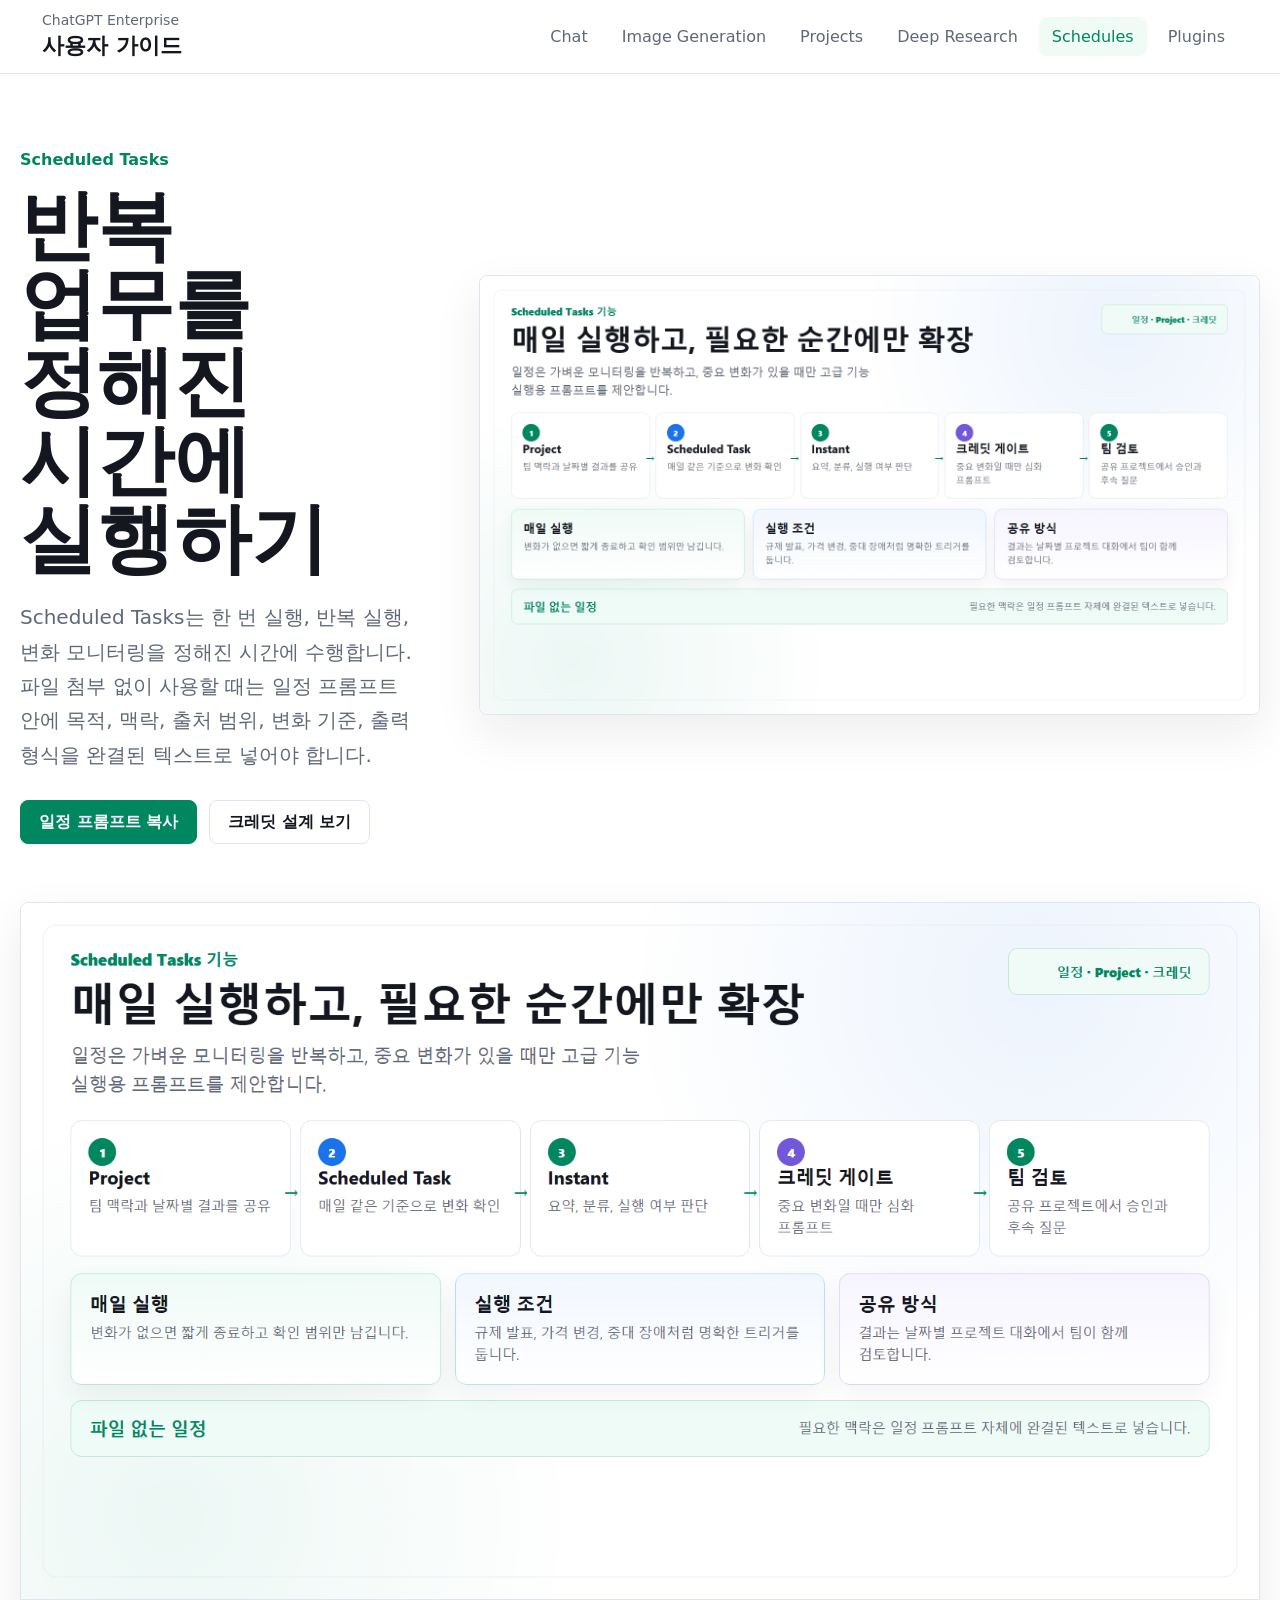
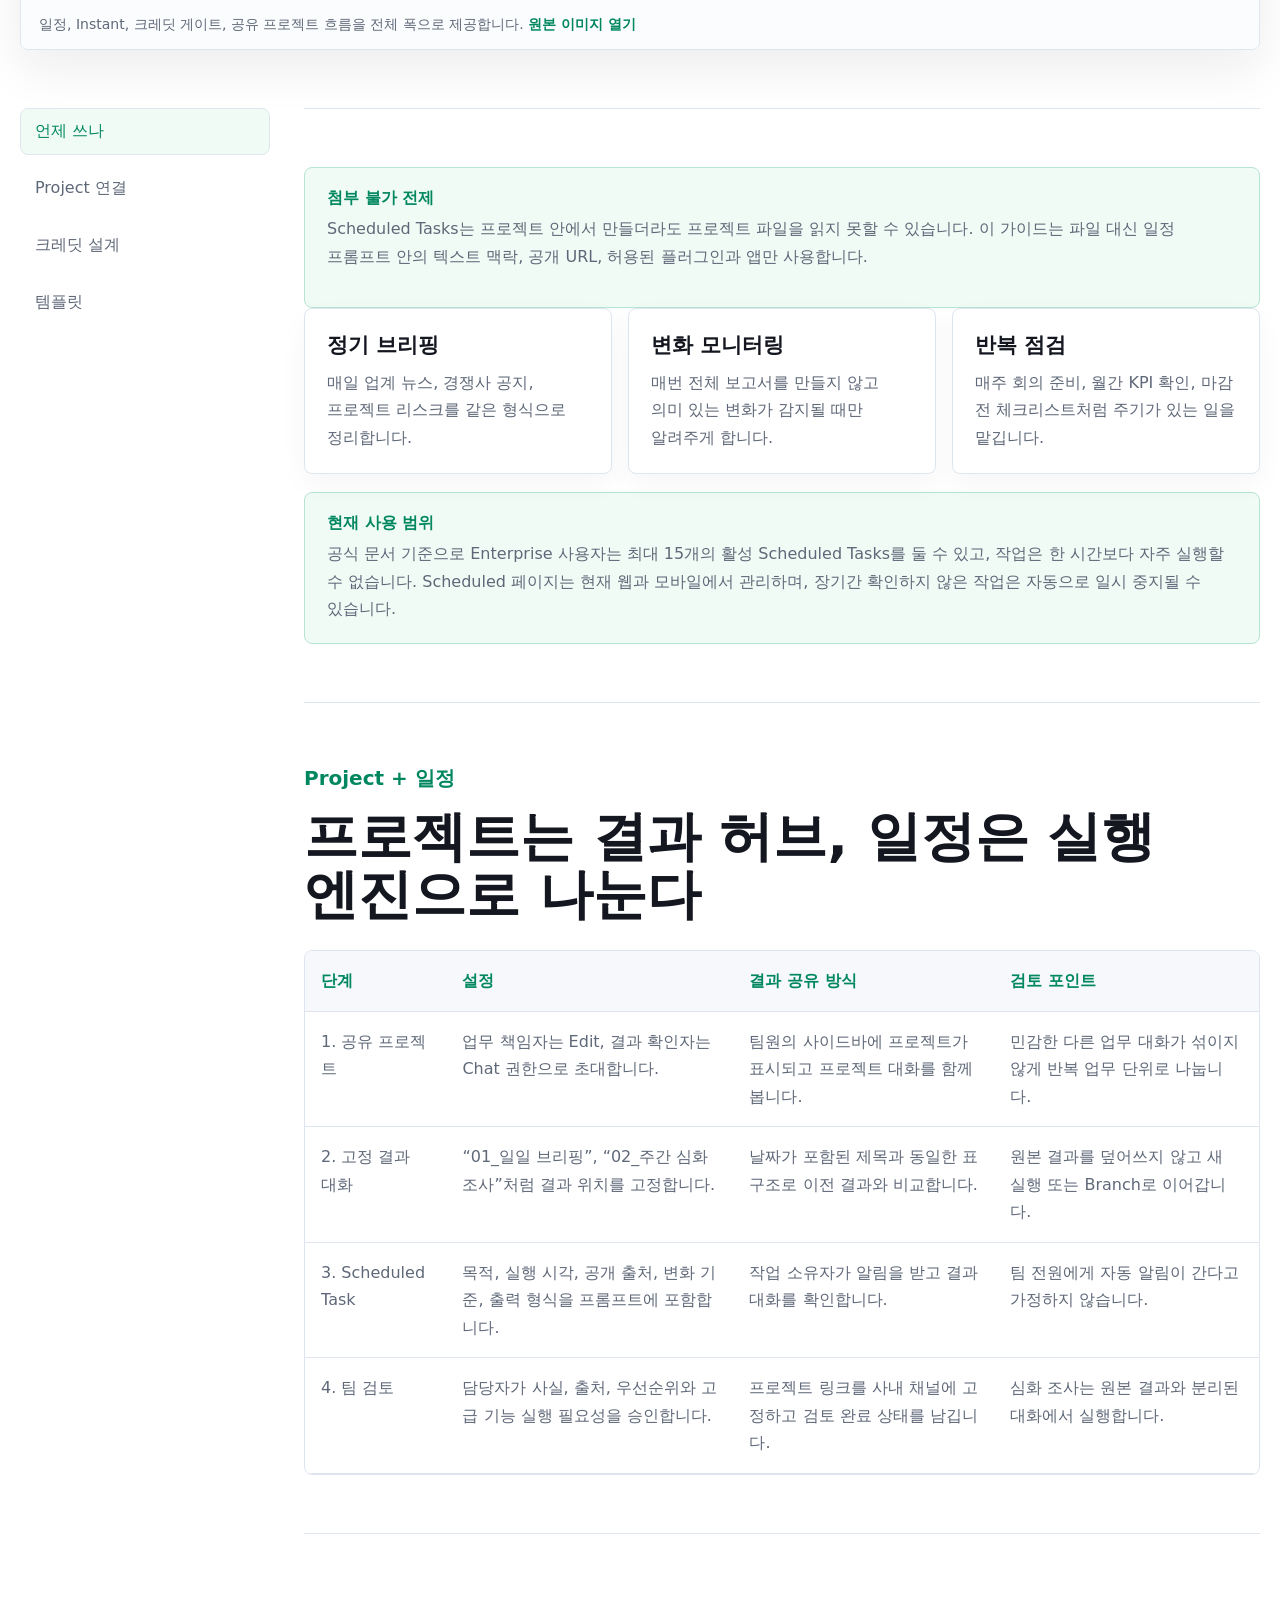
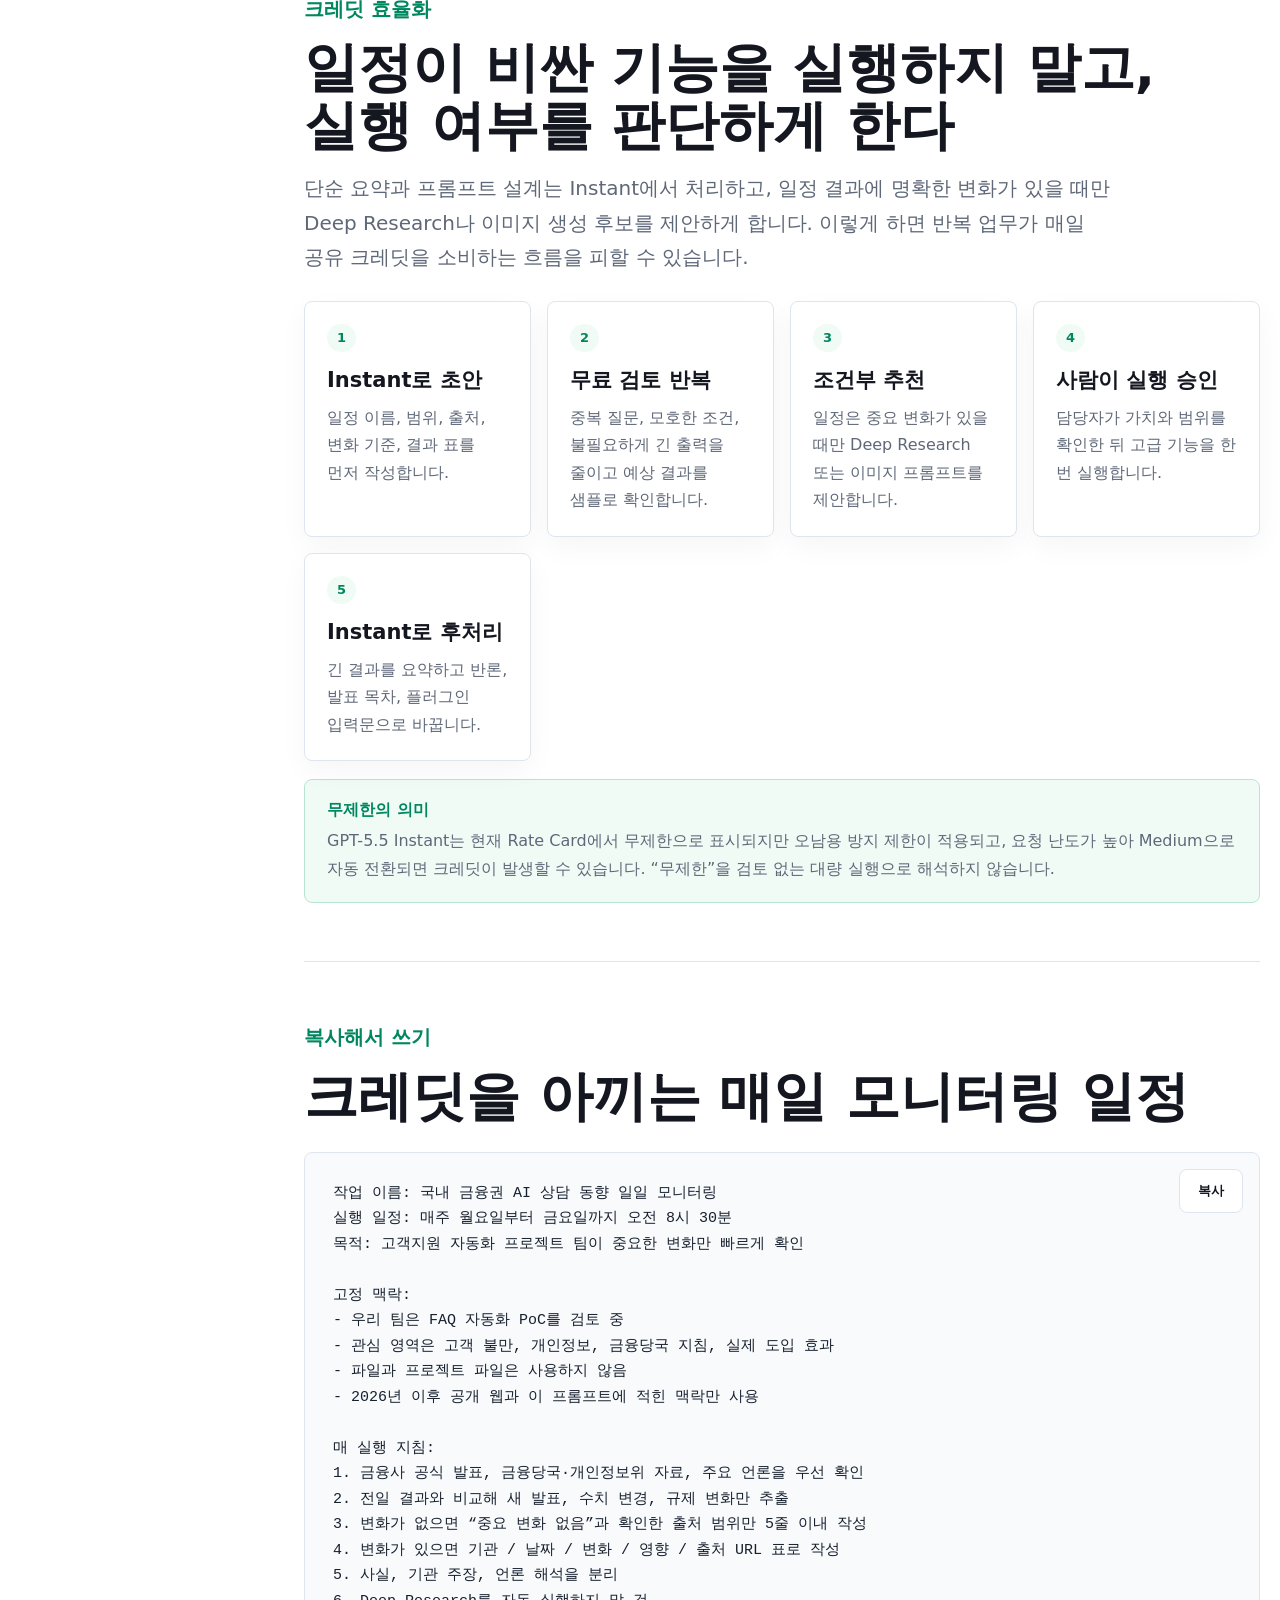
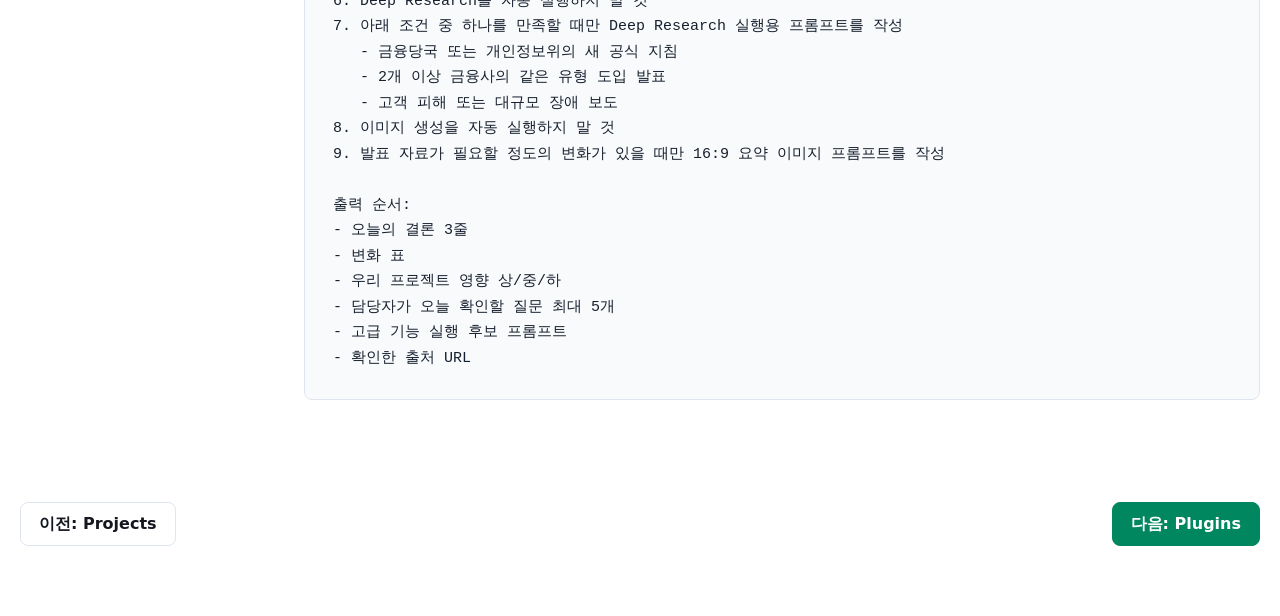
<file: pages/scheduled-tasks.html>
<!doctype html>
<html lang="ko">
  <head>
    <meta charset="utf-8" />
    <meta name="viewport" content="width=device-width, initial-scale=1" />
    <title>Scheduled Tasks 사용 가이드 | ChatGPT Enterprise</title>
    <meta name="description" content="파일 첨부 없이 ChatGPT Enterprise Scheduled Tasks를 반복 업무, Projects 공유, 크레딧 효율화에 쓰는 사용자 가이드" />
    <link rel="stylesheet" href="../styles.css" />
  </head>
  <body data-page="scheduled-tasks">
    <header class="topbar">
      <a class="brand" href="../index.html">
        <span>ChatGPT Enterprise</span>
        <strong>사용자 가이드</strong>
      </a>
      <nav class="topnav" aria-label="주요 페이지">
        <a href="./chat.html">Chat</a>
        <a href="./image-generation.html">Image Generation</a>
        <a href="./projects.html">Projects</a>
        <a href="./deep-research.html">Deep Research</a>
        <a href="./scheduled-tasks.html">Schedules</a>
        <a href="./plugins.html">Plugins</a>
      </nav>
    </header>

    <main>
      <section class="feature-hero">
        <div class="feature-copy">
          <p class="eyebrow">Scheduled Tasks</p>
          <h1>반복 업무를 정해진 시간에 실행하기</h1>
          <p class="hero-lead">
            Scheduled Tasks는 한 번 실행, 반복 실행, 변화 모니터링을 정해진 시간에 수행합니다.
            파일 첨부 없이 사용할 때는 일정 프롬프트 안에 목적, 맥락, 출처 범위, 변화 기준, 출력 형식을 완결된 텍스트로 넣어야 합니다.
          </p>
          <div class="page-actions">
            <a class="button primary" href="#template">일정 프롬프트 복사</a>
            <a class="button secondary" href="#credit-design">크레딧 설계 보기</a>
          </div>
        </div>
        <figure class="feature-image">
          <img src="../assets/guide-scheduled-tasks-white.png" alt="파일 첨부 없이 Scheduled Tasks와 Projects를 연결하는 화이트 테마 업무 흐름" />
        </figure>
      </section>

      <section class="feature-preview" aria-label="Scheduled Tasks 기능 이미지 크게 보기">
        <figure>
          <a href="../assets/guide-scheduled-tasks-white.png" target="_blank" rel="noreferrer">
            <img src="../assets/guide-scheduled-tasks-white.png" alt="Scheduled Tasks 사용법 전체 화면 미리보기" />
          </a>
          <figcaption>일정, Instant, 크레딧 게이트, 공유 프로젝트 흐름을 전체 폭으로 제공합니다. <a href="../assets/guide-scheduled-tasks-white.png" target="_blank" rel="noreferrer">원본 이미지 열기</a></figcaption>
        </figure>
      </section>

      <div class="feature-layout">
        <nav class="side-rail" aria-label="페이지 섹션">
          <a href="#best-for">언제 쓰나</a>
          <a href="#project-loop">Project 연결</a>
          <a href="#credit-design">크레딧 설계</a>
          <a href="#template">템플릿</a>
        </nav>

        <div class="feature-content">
          <section id="best-for" class="section">
            <div class="notice">
              <strong>첨부 불가 전제</strong>
              <p>
                Scheduled Tasks는 프로젝트 안에서 만들더라도 프로젝트 파일을 읽지 못할 수 있습니다.
                이 가이드는 파일 대신 일정 프롬프트 안의 텍스트 맥락, 공개 URL, 허용된 플러그인과 앱만 사용합니다.
              </p>
            </div>
            <div class="page-grid">
              <article class="note-card">
                <h3>정기 브리핑</h3>
                <p>매일 업계 뉴스, 경쟁사 공지, 프로젝트 리스크를 같은 형식으로 정리합니다.</p>
              </article>
              <article class="note-card">
                <h3>변화 모니터링</h3>
                <p>매번 전체 보고서를 만들지 않고 의미 있는 변화가 감지될 때만 알려주게 합니다.</p>
              </article>
              <article class="note-card">
                <h3>반복 점검</h3>
                <p>매주 회의 준비, 월간 KPI 확인, 마감 전 체크리스트처럼 주기가 있는 일을 맡깁니다.</p>
              </article>
            </div>
            <div class="difference-note">
              <strong>현재 사용 범위</strong>
              <p>
                공식 문서 기준으로 Enterprise 사용자는 최대 15개의 활성 Scheduled Tasks를 둘 수 있고, 작업은 한 시간보다 자주 실행할 수 없습니다.
                Scheduled 페이지는 현재 웹과 모바일에서 관리하며, 장기간 확인하지 않은 작업은 자동으로 일시 중지될 수 있습니다.
              </p>
            </div>
          </section>

          <section id="project-loop" class="section">
            <div class="section-head">
              <p class="eyebrow">Project + 일정</p>
              <h2>프로젝트는 결과 허브, 일정은 실행 엔진으로 나눈다</h2>
            </div>
            <div class="table-wrap">
              <table>
                <thead>
                  <tr>
                    <th>단계</th>
                    <th>설정</th>
                    <th>결과 공유 방식</th>
                    <th>검토 포인트</th>
                  </tr>
                </thead>
                <tbody>
                  <tr>
                    <td>1. 공유 프로젝트</td>
                    <td>업무 책임자는 Edit, 결과 확인자는 Chat 권한으로 초대합니다.</td>
                    <td>팀원의 사이드바에 프로젝트가 표시되고 프로젝트 대화를 함께 봅니다.</td>
                    <td>민감한 다른 업무 대화가 섞이지 않게 반복 업무 단위로 나눕니다.</td>
                  </tr>
                  <tr>
                    <td>2. 고정 결과 대화</td>
                    <td>“01_일일 브리핑”, “02_주간 심화 조사”처럼 결과 위치를 고정합니다.</td>
                    <td>날짜가 포함된 제목과 동일한 표 구조로 이전 결과와 비교합니다.</td>
                    <td>원본 결과를 덮어쓰지 않고 새 실행 또는 Branch로 이어갑니다.</td>
                  </tr>
                  <tr>
                    <td>3. Scheduled Task</td>
                    <td>목적, 실행 시각, 공개 출처, 변화 기준, 출력 형식을 프롬프트에 포함합니다.</td>
                    <td>작업 소유자가 알림을 받고 결과 대화를 확인합니다.</td>
                    <td>팀 전원에게 자동 알림이 간다고 가정하지 않습니다.</td>
                  </tr>
                  <tr>
                    <td>4. 팀 검토</td>
                    <td>담당자가 사실, 출처, 우선순위와 고급 기능 실행 필요성을 승인합니다.</td>
                    <td>프로젝트 링크를 사내 채널에 고정하고 검토 완료 상태를 남깁니다.</td>
                    <td>심화 조사는 원본 결과와 분리된 대화에서 실행합니다.</td>
                  </tr>
                </tbody>
              </table>
            </div>
          </section>

          <section id="credit-design" class="section">
            <div class="section-head">
              <p class="eyebrow">크레딧 효율화</p>
              <h2>일정이 비싼 기능을 실행하지 말고, 실행 여부를 판단하게 한다</h2>
              <p>
                단순 요약과 프롬프트 설계는 Instant에서 처리하고, 일정 결과에 명확한 변화가 있을 때만 Deep Research나 이미지 생성 후보를 제안하게 합니다.
                이렇게 하면 반복 업무가 매일 공유 크레딧을 소비하는 흐름을 피할 수 있습니다.
              </p>
            </div>
            <div class="steps">
              <article class="step-card">
                <span>1</span>
                <h3>Instant로 초안</h3>
                <p>일정 이름, 범위, 출처, 변화 기준, 결과 표를 먼저 작성합니다.</p>
              </article>
              <article class="step-card">
                <span>2</span>
                <h3>무료 검토 반복</h3>
                <p>중복 질문, 모호한 조건, 불필요하게 긴 출력을 줄이고 예상 결과를 샘플로 확인합니다.</p>
              </article>
              <article class="step-card">
                <span>3</span>
                <h3>조건부 추천</h3>
                <p>일정은 중요 변화가 있을 때만 Deep Research 또는 이미지 프롬프트를 제안합니다.</p>
              </article>
              <article class="step-card">
                <span>4</span>
                <h3>사람이 실행 승인</h3>
                <p>담당자가 가치와 범위를 확인한 뒤 고급 기능을 한 번 실행합니다.</p>
              </article>
              <article class="step-card">
                <span>5</span>
                <h3>Instant로 후처리</h3>
                <p>긴 결과를 요약하고 반론, 발표 목차, 플러그인 입력문으로 바꿉니다.</p>
              </article>
            </div>
            <div class="difference-note">
              <strong>무제한의 의미</strong>
              <p>
                GPT-5.5 Instant는 현재 Rate Card에서 무제한으로 표시되지만 오남용 방지 제한이 적용되고,
                요청 난도가 높아 Medium으로 자동 전환되면 크레딧이 발생할 수 있습니다. “무제한”을 검토 없는 대량 실행으로 해석하지 않습니다.
              </p>
            </div>
          </section>

          <section id="template" class="section">
            <div class="section-head">
              <p class="eyebrow">복사해서 쓰기</p>
              <h2>크레딧을 아끼는 매일 모니터링 일정</h2>
            </div>
            <div class="prompt-panel">
              <button class="copy-button" type="button" data-copy-target="schedulePrompt">복사</button>
              <pre id="schedulePrompt"><code>작업 이름: 국내 금융권 AI 상담 동향 일일 모니터링
실행 일정: 매주 월요일부터 금요일까지 오전 8시 30분
목적: 고객지원 자동화 프로젝트 팀이 중요한 변화만 빠르게 확인

고정 맥락:
- 우리 팀은 FAQ 자동화 PoC를 검토 중
- 관심 영역은 고객 불만, 개인정보, 금융당국 지침, 실제 도입 효과
- 파일과 프로젝트 파일은 사용하지 않음
- 2026년 이후 공개 웹과 이 프롬프트에 적힌 맥락만 사용

매 실행 지침:
1. 금융사 공식 발표, 금융당국·개인정보위 자료, 주요 언론을 우선 확인
2. 전일 결과와 비교해 새 발표, 수치 변경, 규제 변화만 추출
3. 변화가 없으면 “중요 변화 없음”과 확인한 출처 범위만 5줄 이내 작성
4. 변화가 있으면 기관 / 날짜 / 변화 / 영향 / 출처 URL 표로 작성
5. 사실, 기관 주장, 언론 해석을 분리
6. Deep Research를 자동 실행하지 말 것
7. 아래 조건 중 하나를 만족할 때만 Deep Research 실행용 프롬프트를 작성
   - 금융당국 또는 개인정보위의 새 공식 지침
   - 2개 이상 금융사의 같은 유형 도입 발표
   - 고객 피해 또는 대규모 장애 보도
8. 이미지 생성을 자동 실행하지 말 것
9. 발표 자료가 필요할 정도의 변화가 있을 때만 16:9 요약 이미지 프롬프트를 작성

출력 순서:
- 오늘의 결론 3줄
- 변화 표
- 우리 프로젝트 영향 상/중/하
- 담당자가 오늘 확인할 질문 최대 5개
- 고급 기능 실행 후보 프롬프트
- 확인한 출처 URL</code></pre>
            </div>
          </section>
        </div>
      </div>

      <nav class="footer-nav" aria-label="이전 다음">
        <a class="button secondary" href="./projects.html">이전: Projects</a>
        <a class="button primary" href="./plugins.html">다음: Plugins</a>
      </nav>
    </main>

    <script src="../script.js"></script>
  </body>
</html>
</file>
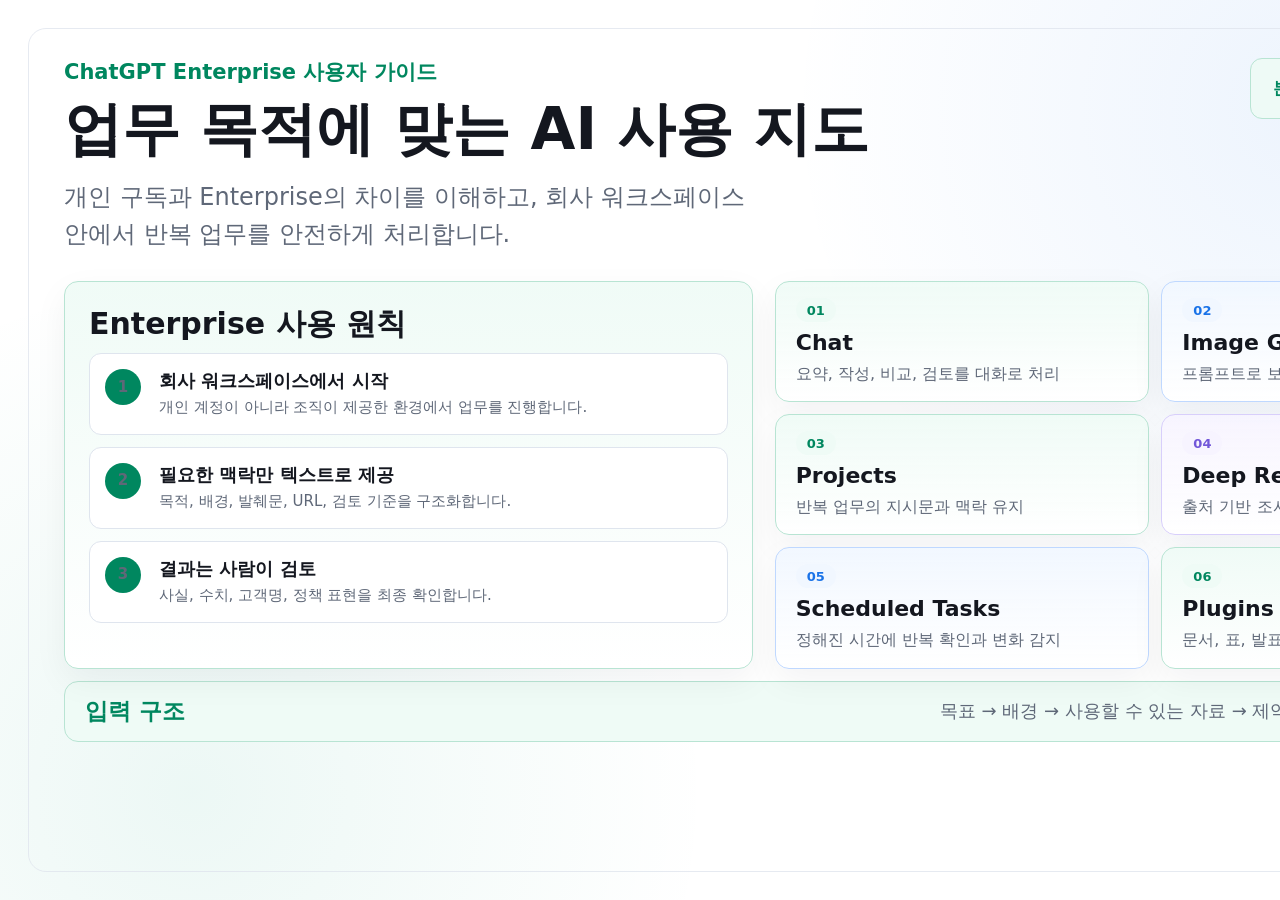
<file: tools/visual-assets.html>
<!doctype html>
<html lang="ko">
  <head>
    <meta charset="utf-8" />
    <meta name="viewport" content="width=device-width, initial-scale=1" />
    <title>ChatGPT Enterprise Visual Asset Renderer</title>
    <style>
      :root {
        --bg: #ffffff;
        --surface: #ffffff;
        --soft: #f6f8fb;
        --soft-green: #effbf6;
        --soft-blue: #f1f7ff;
        --soft-purple: #f7f4ff;
        --text: #14171f;
        --muted: #5f6878;
        --line: #dfe5ee;
        --green: #00875f;
        --green-2: #10a37f;
        --blue: #1a73e8;
        --purple: #7257d9;
        --shadow: 0 22px 58px rgba(20, 23, 31, 0.08);
        font-family: Inter, "Segoe UI", "Apple SD Gothic Neo", "Malgun Gothic", system-ui, sans-serif;
      }

      * { box-sizing: border-box; }
      html,
      body {
        width: 1600px;
        height: 900px;
        margin: 0;
        overflow: hidden;
        color: var(--text);
        background: var(--bg);
        letter-spacing: 0;
      }
      body {
        display: grid;
        place-items: center;
      }
      .board {
        position: relative;
        width: 1600px;
        height: 900px;
        padding: 58px 64px;
        overflow: hidden;
        background:
          radial-gradient(circle at 82% 12%, rgba(26, 115, 232, 0.08), transparent 34%),
          radial-gradient(circle at 12% 88%, rgba(16, 163, 127, 0.08), transparent 32%),
          #ffffff;
      }
      .board::before {
        position: absolute;
        inset: 28px;
        content: "";
        border: 1px solid rgba(223, 229, 238, 0.78);
        border-radius: 18px;
        pointer-events: none;
      }
      .topline {
        position: relative;
        z-index: 1;
        display: flex;
        align-items: flex-start;
        justify-content: space-between;
        gap: 36px;
        margin-bottom: 28px;
      }
      .titleblock {
        max-width: 1040px;
      }
      .label {
        margin-bottom: 12px;
        color: var(--green);
        font-size: 21px;
        font-weight: 900;
      }
      h1 {
        margin: 0;
        color: var(--text);
        font-size: 58px;
        line-height: 1.08;
        letter-spacing: 0;
      }
      .subtitle {
        max-width: 760px;
        margin: 18px 0 0;
        color: var(--muted);
        font-size: 24px;
        line-height: 1.55;
      }
      .stamp {
        min-width: 260px;
        padding: 18px 22px;
        color: var(--green);
        font-size: 17px;
        font-weight: 900;
        text-align: right;
        border: 1px solid #b8e4d3;
        border-radius: 12px;
        background: rgba(239, 251, 246, 0.9);
      }
      .content {
        position: relative;
        z-index: 1;
      }
      .grid {
        display: grid;
        gap: 18px;
      }
      .cols-2 { grid-template-columns: repeat(2, minmax(0, 1fr)); }
      .cols-3 { grid-template-columns: repeat(3, minmax(0, 1fr)); }
      .cols-4 { grid-template-columns: repeat(4, minmax(0, 1fr)); }
      .cols-5 { grid-template-columns: repeat(5, minmax(0, 1fr)); }
      .cols-6 { grid-template-columns: repeat(6, minmax(0, 1fr)); }
      .card {
        min-width: 0;
        padding: 24px;
        border: 1px solid var(--line);
        border-radius: 14px;
        background: rgba(255, 255, 255, 0.9);
        box-shadow: 0 12px 34px rgba(20, 23, 31, 0.05);
      }
      .card.green {
        border-color: #b8e4d3;
        background: linear-gradient(180deg, rgba(239, 251, 246, 0.95), #ffffff);
      }
      .card.blue {
        border-color: #bfd8ff;
        background: linear-gradient(180deg, rgba(241, 247, 255, 0.95), #ffffff);
      }
      .card.purple {
        border-color: #d8cffb;
        background: linear-gradient(180deg, rgba(247, 244, 255, 0.95), #ffffff);
      }
      .kicker {
        display: inline-flex;
        min-height: 30px;
        align-items: center;
        margin-bottom: 14px;
        padding: 0 11px;
        color: var(--green);
        font-size: 15px;
        font-weight: 900;
        border-radius: 999px;
        background: var(--soft-green);
      }
      .card.blue .kicker { color: var(--blue); background: var(--soft-blue); }
      .card.purple .kicker { color: var(--purple); background: var(--soft-purple); }
      h2 {
        margin: 0 0 12px;
        font-size: 30px;
        line-height: 1.18;
      }
      h3 {
        margin: 0 0 10px;
        font-size: 24px;
        line-height: 1.22;
      }
      p,
      li {
        margin: 0;
        color: var(--muted);
        font-size: 18px;
        line-height: 1.52;
        word-break: keep-all;
      }
      ul {
        display: grid;
        gap: 9px;
        margin: 14px 0 0;
        padding-left: 20px;
      }
      .metric {
        display: flex;
        align-items: center;
        gap: 12px;
        margin-top: 16px;
        color: var(--green);
        font-size: 18px;
        font-weight: 900;
      }
      .dot {
        display: inline-flex;
        width: 36px;
        height: 36px;
        align-items: center;
        justify-content: center;
        color: #ffffff;
        font-size: 16px;
        font-weight: 900;
        border-radius: 50%;
        background: var(--green);
      }
      .dot.blue { background: var(--blue); }
      .dot.purple { background: var(--purple); }
      .band {
        display: flex;
        align-items: center;
        justify-content: space-between;
        gap: 20px;
        margin-top: 20px;
        padding: 20px 24px;
        border: 1px solid #b8e4d3;
        border-radius: 14px;
        background: var(--soft-green);
      }
      .band strong {
        color: var(--green);
        font-size: 23px;
      }
      .flow {
        display: grid;
        grid-template-columns: repeat(var(--flow-count, 5), minmax(0, 1fr));
        gap: 12px;
        align-items: stretch;
      }
      .flow .step {
        position: relative;
        padding: 22px;
        border: 1px solid var(--line);
        border-radius: 14px;
        background: #ffffff;
      }
      .flow .step:not(:last-child)::after {
        position: absolute;
        top: 50%;
        right: -14px;
        z-index: 2;
        width: 26px;
        height: 26px;
        content: "→";
        color: var(--green);
        font-size: 24px;
        font-weight: 900;
        text-align: center;
        transform: translateY(-50%);
      }
      .matrix {
        display: grid;
        grid-template-columns: 230px repeat(3, minmax(0, 1fr));
        overflow: hidden;
        border: 1px solid var(--line);
        border-radius: 14px;
        background: #ffffff;
      }
      .matrix div {
        min-height: 82px;
        padding: 17px 18px;
        border-right: 1px solid var(--line);
        border-bottom: 1px solid var(--line);
      }
      .matrix div:nth-child(4n) { border-right: 0; }
      .matrix .head {
        color: var(--green);
        font-size: 20px;
        font-weight: 900;
        background: var(--soft-green);
      }
      .matrix strong {
        display: block;
        margin-bottom: 6px;
        color: var(--text);
        font-size: 19px;
      }
      .matrix span {
        color: var(--muted);
        font-size: 16px;
        line-height: 1.45;
      }
      .split {
        display: grid;
        grid-template-columns: 0.95fr 1.05fr;
        gap: 22px;
      }
      .mini-list {
        display: grid;
        gap: 12px;
      }
      .mini-row {
        display: grid;
        grid-template-columns: 42px minmax(0, 1fr);
        gap: 12px;
        align-items: start;
        padding: 15px;
        border: 1px solid var(--line);
        border-radius: 12px;
        background: #ffffff;
      }
      .mini-row b {
        display: block;
        margin-bottom: 4px;
        font-size: 18px;
      }
      .mini-row span {
        color: var(--muted);
        font-size: 15px;
        line-height: 1.45;
      }
      .timeline {
        display: grid;
        grid-template-columns: repeat(4, minmax(0, 1fr));
        gap: 18px;
      }
      .timeline .card {
        min-height: 390px;
      }
      .timeline .day {
        display: inline-flex;
        margin-bottom: 18px;
        padding: 7px 12px;
        color: var(--green);
        font-size: 16px;
        font-weight: 900;
        border: 1px solid #b8e4d3;
        border-radius: 999px;
        background: #ffffff;
      }
      .caption {
        margin-top: 18px;
        color: var(--muted);
        font-size: 17px;
      }
      .mock {
        display: grid;
        gap: 12px;
        min-height: 220px;
        padding: 18px;
        border: 1px solid var(--line);
        border-radius: 14px;
        background: linear-gradient(180deg, #ffffff, #f8fafc);
      }
      .mock-line {
        height: 16px;
        border-radius: 999px;
        background: #dfe7f0;
      }
      .mock-line.short { width: 62%; }
      .mock-line.mid { width: 78%; }
      .mock-chip {
        display: inline-flex;
        width: fit-content;
        padding: 7px 10px;
        color: var(--green);
        font-weight: 900;
        border-radius: 999px;
        background: var(--soft-green);
      }
      .overview-features {
        gap: 12px;
      }
      .overview-features .card {
        padding: 16px 20px;
      }
      .overview-features .kicker {
        min-height: 24px;
        margin-bottom: 8px;
        font-size: 13px;
      }
      .overview-features h3 {
        margin-bottom: 6px;
        font-size: 22px;
      }
      .overview-features p {
        font-size: 16px;
        line-height: 1.4;
      }
    </style>
  </head>
  <body>
    <main id="board" class="board"></main>

    <script>
      const assets = {
        "guide-overview-white": {
          kind: "overview",
          label: "ChatGPT Enterprise 사용자 가이드",
          title: "업무 목적에 맞는 AI 사용 지도",
          subtitle: "개인 구독과 Enterprise의 차이를 이해하고, 회사 워크스페이스 안에서 반복 업무를 안전하게 처리합니다.",
          stamp: "본문 전용 이미지 · 화이트 테마",
        },
        "guide-chat-white": {
          kind: "chat",
          label: "Chat 기능",
          title: "맥락을 주고 답변을 검토하는 대화 흐름",
          subtitle: "파일을 올리지 않아도 목표, 배경, 발췌문, 제약, 출력 형식을 텍스트로 제공하면 실무 초안을 만들 수 있습니다.",
          stamp: "Chat · 본문 다이어그램",
        },
        "guide-image-generation-white": {
          kind: "image",
          label: "Image Generation 기능",
          title: "프롬프트만으로 업무용 이미지 만들기",
          subtitle: "목적, 독자, 비율, 스타일, 포함할 텍스트, 금지 요소를 명확히 적고 결과를 보며 작게 수정합니다.",
          stamp: "Image Generation · 본문 다이어그램",
        },
        "guide-projects-white": {
          kind: "projects",
          label: "Projects 기능",
          title: "반복 업무의 맥락을 프로젝트로 유지",
          subtitle: "프로젝트 지시문, 맥락 메모, 대화 묶음, 출력 템플릿, 결정 기록으로 팀의 작업 기준을 일관되게 관리합니다.",
          stamp: "Projects · 본문 다이어그램",
        },
        "guide-deep-research-white": {
          kind: "research",
          label: "Deep Research 기능",
          title: "질문 범위와 출처 조건으로 조사 맡기기",
          subtitle: "공개 웹과 제공된 텍스트 맥락을 기반으로 출처, 근거, 한계가 포함된 리서치 보고서를 만듭니다.",
          stamp: "Deep Research · 본문 다이어그램",
        },
        "guide-scheduled-tasks-white": {
          kind: "schedule",
          label: "Scheduled Tasks 기능",
          title: "매일 실행하고, 필요한 순간에만 확장",
          subtitle: "일정은 가벼운 모니터링을 반복하고, 중요 변화가 있을 때만 고급 기능 실행용 프롬프트를 제안합니다.",
          stamp: "일정 · Project · 크레딧",
        },
        "guide-plugins-white": {
          kind: "plugins",
          label: "사내 허용 Plugins",
          title: "대화 결과를 실제 업무 산출물로 완성",
          subtitle: "텍스트로 정리한 승인 결과를 Documents, Templates, PDF, Presentations, Spreadsheets로 이어갑니다.",
          stamp: "5개 플러그인 · 본문 다이어그램",
        },
        "mixed-workflows-white": {
          kind: "mixed",
          label: "혼합 워크플로",
          title: "Instant로 설계하고 전문 기능은 정확히 한 번",
          subtitle: "반복과 초안은 가볍게, 조사와 이미지는 조건부로, 최종 산출물은 플러그인으로 완성합니다.",
          stamp: "크레딧 효율 · 팀 공유",
        },
        "hero-enterprise": {
          kind: "enterprise",
          label: "Enterprise 도입 개요",
          title: "개인 생산성에서 회사 업무 환경으로",
          subtitle: "Enterprise는 조직 보안, 사용자 관리, 공유 지식, 업무 표준화를 전제로 하는 회사용 AI 워크스페이스입니다.",
          stamp: "복원 이미지 · 화이트 테마",
        },
        "personal-vs-enterprise": {
          kind: "matrix",
          label: "개인 구독 vs Enterprise",
          title: "차이는 기능보다 운영 경계에서 생긴다",
          subtitle: "같은 ChatGPT 기능을 쓰더라도 소유, 데이터 보호, 협업, 관리 방식은 개인 구독과 Enterprise가 다릅니다.",
          stamp: "비교표 · 본문 이미지",
        },
        "operating-model": {
          kind: "operating",
          label: "운영 모델",
          title: "사용자, 챔피언, 관리자, 정책이 함께 움직인다",
          subtitle: "일반 사용자는 정책을 지키며 업무에 적용하고, 챔피언은 좋은 사용법을 템플릿으로 확산합니다.",
          stamp: "운영 루프 · 본문 이미지",
        },
        "department-scenarios": {
          kind: "scenarios",
          label: "활용 시나리오",
          title: "부서별 첫 업무는 작고 검토 가능한 것부터",
          subtitle: "회의록, 제안서, 리서치, 정책 초안처럼 결과를 사람이 바로 확인할 수 있는 업무가 좋은 출발점입니다.",
          stamp: "시나리오 · 본문 이미지",
        },
        "roadmap-30days": {
          kind: "timeline",
          label: "상시 적용 루틴",
          title: "시간 제한 없이 익숙한 업무부터 계속 쌓기",
          subtitle: "접속, 첫 업무, 팀 템플릿, 검토 기준, 재사용 루프를 필요할 때마다 반복합니다.",
          stamp: "상시 루틴 · 본문 이미지",
        },
        "user-codex-workflow": {
          kind: "codex",
          label: "Codex 사용자 워크플로",
          title: "목표를 주고, 작업을 맡기고, 검증한다",
          subtitle: "개발자는 저장소, 수정 범위, 검증 명령, 완료 조건을 명확히 주고 결과를 직접 확인합니다.",
          stamp: "Codex · 본문 이미지",
        },
      };

      const featureCards = [
        ["Chat", "요약, 작성, 비교, 검토를 대화로 처리", "green"],
        ["Image Generation", "프롬프트로 보고서와 발표용 이미지 제작", "blue"],
        ["Projects", "반복 업무의 지시문과 맥락 유지", "green"],
        ["Deep Research", "출처 기반 조사와 보고서 초안 작성", "purple"],
        ["Scheduled Tasks", "정해진 시간에 반복 확인과 변화 감지", "blue"],
        ["Plugins", "문서, 표, 발표, PDF 산출물 완성", "green"],
      ];

      function shell(data, inner) {
        return `
          <section class="topline">
            <div class="titleblock">
              <div class="label">${data.label}</div>
              <h1>${data.title}</h1>
              <p class="subtitle">${data.subtitle}</p>
            </div>
            <div class="stamp">${data.stamp}</div>
          </section>
          <section class="content">${inner}</section>
        `;
      }

      function renderOverview(data) {
        const cards = featureCards.map(([title, body, tone], index) => `
          <article class="card ${tone}">
            <span class="kicker">0${index + 1}</span>
            <h3>${title}</h3>
            <p>${body}</p>
          </article>
        `).join("");
        return shell(data, `
          <div class="split">
            <div class="card green">
              <h2>Enterprise 사용 원칙</h2>
              <div class="mini-list">
                ${[
                  ["1", "회사 워크스페이스에서 시작", "개인 계정이 아니라 조직이 제공한 환경에서 업무를 진행합니다."],
                  ["2", "필요한 맥락만 텍스트로 제공", "목적, 배경, 발췌문, URL, 검토 기준을 구조화합니다."],
                  ["3", "결과는 사람이 검토", "사실, 수치, 고객명, 정책 표현을 최종 확인합니다."],
                ].map(([n, t, b]) => `<div class="mini-row"><span class="dot">${n}</span><div><b>${t}</b><span>${b}</span></div></div>`).join("")}
              </div>
            </div>
            <div class="grid cols-2 overview-features">${cards}</div>
          </div>
          <div class="band" style="margin-top: 12px; padding: 14px 20px">
            <strong>입력 구조</strong>
            <p>목표 → 배경 → 사용할 수 있는 자료 → 제약 → 원하는 출력 → 검토 기준</p>
          </div>
        `);
      }

      function renderChat(data) {
        return shell(data, `
          <div class="flow" style="--flow-count: 6">
            ${[
              ["목표", "무엇을 완성해야 하는지 한 문장으로 정의"],
              ["배경", "대상 독자, 상황, 목적, 현재 상태 설명"],
              ["발췌문", "원문 전체 대신 필요한 문단과 표 일부 제공"],
              ["제약", "톤, 분량, 금지 표현, 정책 기준 명시"],
              ["출력", "표, 메일, 보고서, 체크리스트 형태 지정"],
              ["검토", "사실, 수치, 민감정보, 실행 가능성 확인"],
            ].map(([t, b], i) => `<article class="step"><span class="dot ${i === 4 ? "blue" : ""}">${i + 1}</span><h3>${t}</h3><p>${b}</p></article>`).join("")}
          </div>
          <div class="grid cols-3" style="margin-top: 22px">
            <article class="card green"><h3>좋은 질문</h3><ul><li>구체적인 목적</li><li>충분한 맥락</li><li>명확한 출력 형식</li></ul></article>
            <article class="card blue"><h3>후속 질문</h3><ul><li>다른 관점 요청</li><li>빠진 정보 확인</li><li>형식 변경 요청</li></ul></article>
            <article class="card"><h3>검토 체크</h3><ul><li>정확성</li><li>정책 적합성</li><li>추가 확인 사항</li></ul></article>
          </div>
        `);
      }

      function renderImage(data) {
        return shell(data, `
          <div class="grid cols-5">
            ${[
              ["목적", "어디에 쓸 이미지인가"],
              ["독자", "누가 보고 이해해야 하는가"],
              ["비율", "16:9, 4:3, 1:1 등"],
              ["스타일", "화이트 문서풍, UI 캡처풍 등"],
              ["금지 요소", "로고, 고객명, 작은 글자 제외"],
            ].map(([t, b], i) => `<article class="card ${i === 3 ? "blue" : "green"}"><span class="dot ${i === 3 ? "blue" : ""}">${i + 1}</span><h3>${t}</h3><p>${b}</p></article>`).join("")}
          </div>
          <div class="split" style="margin-top: 22px">
            <article class="card">
              <h2>프롬프트 개선 예시</h2>
              <div class="mini-list">
                <div class="mini-row"><span class="dot">전</span><div><b>분기 성과 차트 만들어줘</b><span>목적과 스타일이 없어 일반적인 결과가 나올 수 있습니다.</span></div></div>
                <div class="mini-row"><span class="dot blue">후</span><div><b>임원 보고용 16:9 화이트 테마 성과 요약 이미지</b><span>목적, 독자, 비율, 색상, 포함할 텍스트를 명확히 지정합니다.</span></div></div>
              </div>
            </article>
            <article class="card blue">
              <h2>생성 결과 사용처</h2>
              <div class="grid cols-2">
                <div class="mock"><span class="mock-chip">보고서 커버</span><span class="mock-line"></span><span class="mock-line mid"></span></div>
                <div class="mock"><span class="mock-chip">프로세스 도식</span><span class="mock-line"></span><span class="mock-line short"></span></div>
              </div>
            </article>
          </div>
        `);
      }

      function renderProjects(data) {
        return shell(data, `
          <div class="grid cols-5">
            ${[
              ["프로젝트 지시문", "역할, 톤, 산출물 기준"],
              ["맥락 메모", "배경, 최근 결정, 참고 URL"],
              ["대화 묶음", "업무별 질문과 결과"],
              ["출력 템플릿", "반복 결과 형식"],
              ["결정 기록", "확정, 보류, 다음 액션"],
            ].map(([t, b], i) => `<article class="card ${i === 3 ? "blue" : i === 2 ? "purple" : "green"}"><span class="dot ${i === 3 ? "blue" : i === 2 ? "purple" : ""}">${i + 1}</span><h3>${t}</h3><p>${b}</p></article>`).join("")}
          </div>
          <div class="flow" style="--flow-count: 5; margin-top: 22px">
            ${["생성", "맥락 추가", "대화로 탐색", "템플릿 정리", "기록 공유"].map((t, i) => `<article class="step"><span class="dot">${i + 1}</span><h3>${t}</h3><p>프로젝트 안에서 기준을 유지하고 결과를 재사용합니다.</p></article>`).join("")}
          </div>
        `);
      }

      function renderResearch(data) {
        return shell(data, `
          <div class="flow" style="--flow-count: 6">
            ${[
              ["질문 범위", "목적, 기간, 지역, 조건 정의"],
              ["공개 웹 검색", "신뢰 가능한 공개 출처 우선"],
              ["출처 비교", "여러 출처의 일치와 차이 확인"],
              ["근거 표", "주장, 출처, 날짜, 신뢰도 정리"],
              ["한계 표시", "불확실성, 가정, 추가 확인 분리"],
              ["최종 요약", "핵심 인사이트와 다음 액션 제공"],
            ].map(([t, b], i) => `<article class="step"><span class="dot ${i === 4 ? "purple" : ""}">${i + 1}</span><h3>${t}</h3><p>${b}</p></article>`).join("")}
          </div>
          <div class="grid cols-4" style="margin-top: 22px">
            <article class="card green"><h3>좋은 질문</h3><p>구체적이고 검증 가능한 범위로 좁힙니다.</p></article>
            <article class="card blue"><h3>출처 조건</h3><p>공식 문서, 기관 자료, 주요 언론을 우선합니다.</p></article>
            <article class="card"><h3>요약 구조</h3><p>TL;DR, 근거 표, 리스크, 추가 질문.</p></article>
            <article class="card purple"><h3>한계 확인</h3><p>상충 정보와 가정 조건을 분리합니다.</p></article>
          </div>
        `);
      }

      function renderSchedule(data) {
        return shell(data, `
          <div class="flow" style="--flow-count: 5">
            ${[
              ["Project", "팀 맥락과 날짜별 결과를 공유"],
              ["Scheduled Task", "매일 같은 기준으로 변화 확인"],
              ["Instant", "요약, 분류, 실행 여부 판단"],
              ["크레딧 게이트", "중요 변화일 때만 심화 프롬프트"],
              ["팀 검토", "공유 프로젝트에서 승인과 후속 질문"],
            ].map(([t, b], i) => `<article class="step"><span class="dot ${i === 3 ? "purple" : i === 1 ? "blue" : ""}">${i + 1}</span><h3>${t}</h3><p>${b}</p></article>`).join("")}
          </div>
          <div class="grid cols-3" style="margin-top: 22px">
            <article class="card green"><h3>매일 실행</h3><p>변화가 없으면 짧게 종료하고 확인 범위만 남깁니다.</p></article>
            <article class="card blue"><h3>실행 조건</h3><p>규제 발표, 가격 변경, 중대 장애처럼 명확한 트리거를 둡니다.</p></article>
            <article class="card purple"><h3>공유 방식</h3><p>결과는 날짜별 프로젝트 대화에서 팀이 함께 검토합니다.</p></article>
          </div>
          <div class="band"><strong>파일 없는 일정</strong><p>필요한 맥락은 일정 프롬프트 자체에 완결된 텍스트로 넣습니다.</p></div>
        `);
      }

      function renderPlugins(data) {
        return shell(data, `
          <div class="grid cols-5">
            ${[
              ["Documents", "보고서와 의사결정 메모", "green"],
              ["Default Templates", "반복 산출물의 기본 골격", "blue"],
              ["PDF", "승인된 배포본 고정", "purple"],
              ["Presentations", "5장 발표와 발표자 노트", "blue"],
              ["Spreadsheets", "표, 수식, 검증, 차트", "green"],
            ].map(([t, b, tone], i) => `<article class="card ${tone}"><span class="dot ${tone === "blue" ? "blue" : tone === "purple" ? "purple" : ""}">${i + 1}</span><h3>${t}</h3><p>${b}</p></article>`).join("")}
          </div>
          <div class="flow" style="--flow-count: 5; margin-top: 22px">
            ${[
              ["Instant", "목차와 입력 계약"],
              ["승인", "사실과 수치 확인"],
              ["전문 플러그인", "문서·표·발표 제작"],
              ["최종 검수", "레이아웃과 링크 확인"],
              ["Project", "팀 결과 공유"],
            ].map(([t, b], i) => `<article class="step"><span class="dot ${i === 2 ? "blue" : ""}">${i + 1}</span><h3>${t}</h3><p>${b}</p></article>`).join("")}
          </div>
          <div class="band"><strong>입력 원칙</strong><p>파일 대신 승인된 원고, Markdown 표, 공개 URL, 이미지 생성 결과를 넘깁니다.</p></div>
        `);
      }

      function renderMixed(data) {
        return shell(data, `
          <div class="flow" style="--flow-count: 6">
            ${[
              ["Instant", "범위와 프롬프트 설계"],
              ["Schedule", "반복 확인과 변화 감지"],
              ["Project", "맥락과 결과 공유"],
              ["Deep Research", "필요한 근거만 심화"],
              ["Image", "선택한 시각물만 생성"],
              ["Plugins", "문서·표·발표·PDF 완성"],
            ].map(([t, b], i) => `<article class="step"><span class="dot ${i === 3 ? "purple" : i === 4 ? "blue" : ""}">${i + 1}</span><h3>${t}</h3><p>${b}</p></article>`).join("")}
          </div>
          <div class="grid cols-3" style="margin-top: 22px">
            <article class="card green"><h3>가벼운 단계</h3><p>초안, 질문, 비교, 비평, 형식 변환은 Instant에서 반복합니다.</p></article>
            <article class="card purple"><h3>비싼 단계</h3><p>조사와 이미지는 실행 조건과 중단 조건이 있을 때만 시작합니다.</p></article>
            <article class="card blue"><h3>공유 단계</h3><p>승인 결과를 플러그인으로 완성하고 공유 프로젝트에 남깁니다.</p></article>
          </div>
          <div class="band"><strong>기본 루프</strong><p>설계 → 조건 확인 → 1회 실행 → Instant 검토 → 산출물 → 팀 공유</p></div>
        `);
      }

      function renderEnterprise(data) {
        return shell(data, `
          <div class="split">
            <article class="card green">
              <h2>Enterprise의 의미</h2>
              <p>개인 생산성 도구가 아니라 회사 보안, 사용자 관리, 공유 지식, 업무 표준을 담는 워크스페이스입니다.</p>
              <div class="band"><strong>핵심</strong><p>회사 기준으로 접근하고, 검토하고, 공유합니다.</p></div>
            </article>
            <div class="grid cols-2">
              <article class="card"><h3>접근과 권한</h3><p>SSO, SCIM, 워크스페이스 정책을 따릅니다.</p></article>
              <article class="card blue"><h3>데이터 보호</h3><p>비즈니스 데이터 보호 원칙 위에서 사용합니다.</p></article>
              <article class="card purple"><h3>공유 지식</h3><p>프로젝트, GPT, 템플릿으로 팀 방식을 맞춥니다.</p></article>
              <article class="card"><h3>운영 가시성</h3><p>활용 현황을 보고 교육과 지원을 개선합니다.</p></article>
            </div>
          </div>
        `);
      }

      function renderMatrix(data) {
        return shell(data, `
          <div class="matrix">
            <div class="head">구분</div><div class="head">개인 구독</div><div class="head">Enterprise</div><div class="head">사용자 관점</div>
            ${[
              ["소유", "개인 계정과 개인 결제", "조직 워크스페이스와 회사 계정", "업무는 회사 제공 환경에서 시작"],
              ["데이터", "개인 설정 중심", "비즈니스 데이터 보호와 조직 정책", "민감정보는 필요한 만큼만 입력"],
              ["보안", "개인 로그인과 설정", "SSO, SCIM, 도메인 검증 가능", "접속과 기능은 회사 정책을 따름"],
              ["협업", "개인 작업물 중심", "프로젝트, GPT, 지식 자산 공유", "팀 템플릿으로 반복 업무 표준화"],
              ["기능", "개인 플랜 기준 한도", "계약과 워크스페이스 설정 기준", "기능 노출은 좌석과 설정을 확인"],
            ].map(([a, b, c, d]) => `<div><strong>${a}</strong></div><div><span>${b}</span></div><div><span>${c}</span></div><div><span>${d}</span></div>`).join("")}
          </div>
        `);
      }

      function renderOperating(data) {
        return shell(data, `
          <div class="grid cols-5">
            ${[
              ["스폰서", "목적과 성공 지표 승인"],
              ["IT/보안/법무", "접근, 정책, 데이터 기준 운영"],
              ["관리자", "구성원, 기능, 공유 자산 관리"],
              ["챔피언", "현업 사례와 템플릿 확산"],
              ["일반 사용자", "정책 준수와 업무 적용 피드백"],
            ].map(([t, b], i) => `<article class="card ${i === 4 ? "green" : ""}"><span class="dot">${i + 1}</span><h3>${t}</h3><p>${b}</p></article>`).join("")}
          </div>
          <div class="flow" style="--flow-count: 4; margin-top: 22px">
            ${["정책", "템플릿", "교육", "측정"].map((t, i) => `<article class="step"><span class="dot blue">${i + 1}</span><h3>${t}</h3><p>정해진 기준을 실제 사용 흐름에 반영하고 개선합니다.</p></article>`).join("")}
          </div>
        `);
      }

      function renderScenarios(data) {
        const rows = [
          ["개발", "에러 로그 원인 정리와 테스트 초안"],
          ["기획", "회의록 결정사항과 미결 이슈 구조화"],
          ["영업", "고객 미팅 후속 메일과 제안서 목차"],
          ["인사", "JD와 안내문 표현 개선"],
          ["법무/보안", "정책 초안의 모호한 문장 점검"],
          ["고객지원", "상담 유형 분류와 답변 초안"],
        ];
        return shell(data, `
          <div class="grid cols-3">
            ${rows.map(([t, b], i) => `<article class="card ${i % 3 === 1 ? "blue" : i % 3 === 2 ? "purple" : "green"}"><span class="kicker">${t}</span><h3>${b}</h3><p>입력 자료와 금지 데이터를 먼저 정하고, 사람이 검토하기 쉬운 출력 형식으로 요청합니다.</p></article>`).join("")}
          </div>
          <div class="band"><strong>시작 기준</strong><p>작게 맡기고, 결과를 검토하고, 잘 된 프롬프트를 팀 템플릿으로 남깁니다.</p></div>
        `);
      }

      function renderTimeline(data) {
        return shell(data, `
          <div class="timeline">
            ${[
              ["시작", "접속과 첫 업무", ["Enterprise 워크스페이스 접속", "개인 계정 사용 중단", "회의록 또는 메일 초안 실습"]],
              ["반복", "입력 구조 정착", ["목표/배경/발췌문/검토 기준", "첨부 없이 쓸 템플릿 저장", "결과 검토 기준 공유"]],
              ["공유", "팀 템플릿", ["반복 업무 3개 선정", "Projects 지시문 작성", "성공 사례와 실패 사례 정리"]],
              ["개선", "확산과 개선", ["사용자 피드백 수집", "정책 FAQ 보강", "다음 개선 과제 선정"]],
            ].map(([day, title, list], i) => `<article class="card ${i === 1 ? "blue" : i === 2 ? "purple" : "green"}"><span class="day">${day}</span><h3>${title}</h3><ul>${list.map((item) => `<li>${item}</li>`).join("")}</ul></article>`).join("")}
          </div>
        `);
      }

      function renderCodex(data) {
        return shell(data, `
          <div class="flow" style="--flow-count: 5">
            ${[
              ["목표 정의", "무엇을 고치고 언제 끝났다고 볼지 명시"],
              ["맥락 제공", "저장소, 파일, 에러, 재현 단계 설명"],
              ["작업 위임", "수정 범위와 금지할 변경을 구분"],
              ["검증 실행", "테스트, 빌드, 브라우저 확인 결과 확인"],
              ["공유", "커밋, PR, 배포 상태를 사람이 최종 확인"],
            ].map(([t, b], i) => `<article class="step"><span class="dot ${i === 3 ? "blue" : ""}">${i + 1}</span><h3>${t}</h3><p>${b}</p></article>`).join("")}
          </div>
          <div class="split" style="margin-top: 22px">
            <article class="card green"><h2>좋은 요청</h2><p>“이 저장소에서 로그인 오류를 재현하고, 실패 원인을 고친 뒤 node tests/static-check.mjs와 브라우저 캡처로 확인해줘.”</p></article>
            <article class="card blue"><h2>사용자 확인</h2><p>AI가 만든 변경이라도 비즈니스 요구, 보안 표현, 배포 영향은 사람이 최종 승인합니다.</p></article>
          </div>
        `);
      }

      const renderers = {
        overview: renderOverview,
        chat: renderChat,
        image: renderImage,
        projects: renderProjects,
        research: renderResearch,
        schedule: renderSchedule,
        plugins: renderPlugins,
        mixed: renderMixed,
        enterprise: renderEnterprise,
        matrix: renderMatrix,
        operating: renderOperating,
        scenarios: renderScenarios,
        timeline: renderTimeline,
        codex: renderCodex,
      };

      const params = new URLSearchParams(location.search);
      const assetName = params.get("asset") || "guide-overview-white";
      const data = assets[assetName] || assets["guide-overview-white"];
      document.getElementById("board").innerHTML = renderers[data.kind](data);
    </script>
  </body>
</html>
</file>
<file: styles.css>
:root {
  --bg: #ffffff;
  --surface: #ffffff;
  --soft: #f6f8fb;
  --soft-green: #f0fbf6;
  --soft-blue: #f2f7ff;
  --text: #14171f;
  --muted: #5f6878;
  --line: #dfe5ee;
  --green: #00875f;
  --green-2: #10a37f;
  --blue: #1a73e8;
  --purple: #7257d9;
  --shadow: 0 18px 48px rgba(20, 23, 31, 0.08);
  --radius: 8px;
  --guide-rail: 286px;
  font-family: Inter, "Segoe UI", "Apple SD Gothic Neo", "Malgun Gothic", system-ui, sans-serif;
}

* { box-sizing: border-box; }
html {
  scroll-behavior: smooth;
  scroll-padding-top: 96px;
}
body {
  margin: 0;
  color: var(--text);
  background: var(--bg);
  letter-spacing: 0;
}
a { color: inherit; }

.topbar {
  position: sticky;
  top: 0;
  z-index: 30;
  display: flex;
  align-items: center;
  justify-content: space-between;
  gap: 24px;
  min-height: 74px;
  padding: 0 42px;
  border-bottom: 1px solid var(--line);
  background: rgba(255, 255, 255, 0.88);
  backdrop-filter: blur(16px);
}
.brand {
  display: grid;
  gap: 3px;
  text-decoration: none;
}
.brand span {
  color: var(--muted);
  font-size: 14px;
}
.brand strong {
  font-size: 22px;
}
.topnav {
  display: flex;
  gap: 8px;
  flex-wrap: wrap;
}
.topnav a {
  padding: 10px 13px;
  color: var(--muted);
  text-decoration: none;
  border-radius: var(--radius);
}
.topnav a:hover,
.topnav a[aria-current="page"] {
  color: var(--green);
  background: var(--soft-green);
}

.guide-sidebar {
  position: fixed;
  inset: 0 auto 0 0;
  z-index: 40;
  display: flex;
  width: var(--guide-rail);
  flex-direction: column;
  gap: 18px;
  padding: 26px 18px;
  overflow-y: auto;
  border-right: 1px solid var(--line);
  background: rgba(255, 255, 255, 0.94);
  box-shadow: 8px 0 32px rgba(20, 23, 31, 0.06);
  backdrop-filter: blur(16px);
}
.guide-sidebar-brand {
  display: grid;
  gap: 4px;
  padding: 10px 8px 18px;
  text-decoration: none;
  border-bottom: 1px solid var(--line);
}
.guide-sidebar-brand span,
.guide-sidebar-brand small {
  color: var(--muted);
  font-size: 13px;
}
.guide-sidebar-brand strong {
  color: var(--text);
  font-size: 24px;
  line-height: 1.15;
}
.guide-sidebar nav {
  display: grid;
  gap: 7px;
}
.guide-sidebar nav a {
  display: grid;
  grid-template-columns: 38px minmax(0, 1fr);
  align-items: center;
  min-height: 44px;
  padding: 7px 10px;
  color: var(--muted);
  text-decoration: none;
  border: 1px solid transparent;
  border-radius: var(--radius);
  font-weight: 850;
}
.guide-sidebar nav a span {
  display: inline-flex;
  width: 28px;
  height: 28px;
  align-items: center;
  justify-content: center;
  color: var(--green);
  font-size: 12px;
  font-weight: 900;
  border-radius: 999px;
  background: var(--soft-green);
}
.guide-sidebar nav a:hover,
.guide-sidebar nav a.active {
  color: var(--green);
  border-color: #b8e4d3;
  background: var(--soft-green);
}
.guide-sidebar nav a.active span {
  color: #ffffff;
  background: var(--green);
}
.guide-sidebar-note {
  margin-top: auto;
  padding: 16px;
  color: var(--muted);
  line-height: 1.55;
  border: 1px solid var(--line);
  border-radius: var(--radius);
  background: #fbfcfd;
}
.guide-sidebar-note span {
  display: block;
  margin-bottom: 6px;
  color: var(--green);
  font-size: 13px;
  font-weight: 900;
}
body[data-page="home"] .topbar {
  margin-left: var(--guide-rail);
}
body[data-page="home"] main {
  width: min(1280px, calc(100vw - var(--guide-rail) - 56px));
  margin-left: calc(var(--guide-rail) + max(28px, (100vw - var(--guide-rail) - 1280px) / 2));
  margin-right: 28px;
}

main {
  width: min(1360px, calc(100vw - 40px));
  margin: 0 auto;
}
.hero,
.feature-hero {
  display: grid;
  grid-template-columns: minmax(0, 0.82fr) minmax(420px, 1fr);
  gap: 42px;
  align-items: center;
  padding: 72px 0 58px;
}
.feature-hero {
  grid-template-columns: minmax(360px, 0.68fr) minmax(640px, 1.32fr);
  gap: 56px;
}
.hero-copy,
.feature-copy { min-width: 0; }
.eyebrow {
  margin: 0 0 13px;
  color: var(--green);
  font-weight: 800;
}
h1, h2, h3, p {
  margin-top: 0;
  word-break: keep-all;
  overflow-wrap: break-word;
}
h1 {
  margin-bottom: 22px;
  font-size: clamp(48px, 6vw, 86px);
  line-height: 1.02;
  letter-spacing: 0;
}
h2 {
  margin-bottom: 16px;
  font-size: clamp(32px, 4.2vw, 58px);
  line-height: 1.08;
}
h3 {
  margin-bottom: 10px;
  font-size: 21px;
}
p, li, td, th {
  color: var(--muted);
  font-size: 16px;
  line-height: 1.72;
}
.hero-lead,
.section-head p {
  max-width: 820px;
  font-size: 20px;
}
.hero-actions,
.page-actions {
  display: flex;
  flex-wrap: wrap;
  gap: 12px;
  margin-top: 28px;
}
.button,
.copy-button {
  display: inline-flex;
  align-items: center;
  justify-content: center;
  min-height: 44px;
  padding: 0 18px;
  border: 1px solid var(--line);
  border-radius: var(--radius);
  background: var(--surface);
  color: var(--text);
  text-decoration: none;
  font-weight: 800;
  cursor: pointer;
}
.button.primary {
  border-color: var(--green);
  background: var(--green);
  color: white;
}
.button.secondary:hover,
.copy-button:hover {
  border-color: var(--green);
  color: var(--green);
}
.hero-image,
.feature-image {
  margin: 0;
  overflow: hidden;
  border: 1px solid var(--line);
  border-radius: var(--radius);
  background: var(--surface);
  box-shadow: var(--shadow);
}
.hero-image img,
.feature-image img {
  display: block;
  width: 100%;
  height: auto;
}
.feature-image {
  align-self: center;
}
.feature-image img {
  min-height: 390px;
  object-fit: cover;
  object-position: center;
}
.feature-preview {
  padding: 0 0 58px;
}
.feature-preview figure {
  margin: 0;
  overflow: hidden;
  border: 1px solid var(--line);
  border-radius: var(--radius);
  background: var(--surface);
  box-shadow: var(--shadow);
}
.feature-preview figure > a {
  display: block;
  cursor: zoom-in;
}
.feature-preview img {
  display: block;
  width: 100%;
  height: auto;
}
.feature-preview figcaption {
  padding: 14px 18px;
  color: var(--muted);
  font-size: 14px;
  line-height: 1.5;
  border-top: 1px solid var(--line);
  background: #fbfcfd;
}
.feature-preview figcaption a {
  color: var(--green);
  font-weight: 800;
  text-decoration: none;
}
.feature-preview figcaption a:hover {
  text-decoration: underline;
}
.section-visual {
  margin: 28px 0 0;
  overflow: hidden;
  border: 1px solid var(--line);
  border-radius: var(--radius);
  background: var(--surface);
  box-shadow: var(--shadow);
}
.section-visual img {
  display: block;
  width: 100%;
  height: auto;
}
.section {
  padding: 58px 0;
  border-top: 1px solid var(--line);
}
.section-head {
  margin-bottom: 26px;
}
.principles,
.feature-cards,
.difference-grid,
.overview-grid,
.core-grid,
.role-grid,
.scenario-grid,
.community-grid,
.operating-loop,
.steps,
.check-grid,
.source-list,
.page-grid,
.plugin-grid {
  display: grid;
  gap: 16px;
}
.principles,
.feature-cards,
.difference-grid,
.overview-grid,
.core-grid,
.role-grid,
.scenario-grid,
.operating-loop,
.steps,
.check-grid {
  grid-template-columns: repeat(4, 1fr);
}
.anchor-target {
  display: block;
  position: relative;
  top: -90px;
  height: 0;
}
.overview-grid,
.role-grid,
.scenario-grid,
.community-grid,
.core-grid {
  grid-template-columns: repeat(3, 1fr);
}
.overview-grid {
  grid-template-columns: repeat(4, 1fr);
}
.difference-grid {
  grid-template-columns: repeat(3, 1fr);
  margin-bottom: 22px;
}
.operating-loop {
  grid-template-columns: repeat(4, 1fr);
  margin-top: 18px;
}
.page-grid {
  grid-template-columns: repeat(3, 1fr);
}
.feature-cards,
.plugin-grid {
  grid-template-columns: repeat(3, minmax(0, 1fr));
}
.principles article,
.feature-card,
.difference-card,
.operating-loop article,
.step-card,
.check-card,
.source-list a,
.note-card {
  padding: 22px;
  border: 1px solid var(--line);
  border-radius: var(--radius);
  background: var(--surface);
  box-shadow: 0 10px 28px rgba(20, 23, 31, 0.04);
}
.principles article span,
.note-card span,
.operating-loop span,
.step-card span,
.feature-card span {
  display: inline-flex;
  min-height: 28px;
  align-items: center;
  margin-bottom: 14px;
  padding: 0 10px;
  border-radius: 999px;
  background: var(--soft-green);
  color: var(--green);
  font-size: 13px;
  font-weight: 900;
}
.feature-card {
  min-height: 250px;
  text-decoration: none;
  transition: transform 0.18s ease, border-color 0.18s ease;
}
.feature-card:hover {
  transform: translateY(-3px);
  border-color: var(--green);
}
.feature-card.blue span { color: var(--blue); background: var(--soft-blue); }
.feature-card.purple span { color: var(--purple); background: #f6f3ff; }
.feature-card p,
.difference-card p,
.operating-loop p,
.step-card p,
.check-card p,
.note-card p { margin-bottom: 0; }
.difference-card span {
  display: inline-flex;
  min-height: 28px;
  align-items: center;
  margin-bottom: 14px;
  padding: 0 10px;
  border-radius: 999px;
  background: var(--soft-blue);
  color: var(--blue);
  font-size: 13px;
  font-weight: 900;
}
.difference-card.strong {
  border-color: #b8e4d3;
  background: var(--soft-green);
}
.difference-card.strong span {
  color: var(--green);
  background: #ffffff;
}
.comparison-table {
  margin-top: 18px;
}
.community-table {
  margin-top: 22px;
}
.comparison-table table {
  min-width: 980px;
}
.comparison-table td:first-child {
  color: var(--text);
  font-weight: 900;
}
.difference-note {
  margin-top: 18px;
  padding: 20px 22px;
  border: 1px solid #b8e4d3;
  border-radius: var(--radius);
  background: var(--soft-green);
}
.difference-note strong {
  display: block;
  margin-bottom: 6px;
  color: var(--green);
}
.difference-note p {
  margin-bottom: 0;
}
.prompt-followup {
  margin-top: 42px;
}

.recipe-list {
  display: grid;
  border-top: 1px solid var(--line);
}
.workflow-recipe {
  display: grid;
  grid-template-columns: minmax(210px, 0.42fr) minmax(0, 1.58fr);
  gap: 28px;
  align-items: start;
  padding: 24px 0;
  border-bottom: 1px solid var(--line);
}
.workflow-recipe > div {
  display: grid;
  grid-template-columns: 38px minmax(0, 1fr);
  gap: 12px;
  align-items: start;
}
.workflow-recipe span {
  display: inline-flex;
  width: 34px;
  height: 34px;
  align-items: center;
  justify-content: center;
  border-radius: 50%;
  background: var(--soft-green);
  color: var(--green);
  font-size: 12px;
  font-weight: 900;
}
.workflow-recipe h3,
.workflow-recipe p {
  margin-bottom: 0;
}
.workflow-recipe strong {
  color: var(--text);
}

.prompt-panel {
  position: relative;
  border: 1px solid var(--line);
  border-radius: var(--radius);
  background: #f8fafc;
}
.prompt-panel .copy-button {
  position: absolute;
  top: 16px;
  right: 16px;
}
pre {
  margin: 0;
  padding: 28px;
  overflow-x: auto;
  color: #17202e;
  font-size: 15px;
  line-height: 1.7;
  white-space: pre-wrap;
}
.source-list {
  grid-template-columns: repeat(5, 1fr);
}
.source-list a {
  color: var(--green);
  text-decoration: none;
  font-weight: 800;
}

.feature-layout {
  display: grid;
  grid-template-columns: 250px minmax(0, 1fr);
  gap: 34px;
  align-items: start;
}
.side-rail {
  position: sticky;
  top: 96px;
  display: grid;
  gap: 10px;
}
.side-rail a {
  padding: 12px 14px;
  color: var(--muted);
  text-decoration: none;
  border: 1px solid transparent;
  border-radius: var(--radius);
}
.side-rail a:hover,
.side-rail a.active {
  color: var(--green);
  border-color: var(--line);
  background: var(--soft-green);
}
.feature-content {
  min-width: 0;
}
.notice {
  padding: 20px 22px;
  border: 1px solid #b8e4d3;
  border-radius: var(--radius);
  background: var(--soft-green);
}
.notice strong {
  display: block;
  margin-bottom: 6px;
  color: var(--green);
}
.table-wrap {
  overflow-x: auto;
  border: 1px solid var(--line);
  border-radius: var(--radius);
}
table {
  width: 100%;
  min-width: 760px;
  border-collapse: collapse;
}
th, td {
  padding: 16px;
  text-align: left;
  vertical-align: top;
  border-bottom: 1px solid var(--line);
}
th {
  color: var(--green);
  background: var(--soft);
}
.footer-nav {
  display: flex;
  justify-content: space-between;
  gap: 16px;
  padding: 44px 0 70px;
}

@media (max-width: 1180px) {
  .guide-sidebar {
    position: static;
    width: min(100vw - 40px, 1360px);
    margin: 18px auto 0;
    border: 1px solid var(--line);
    border-radius: var(--radius);
  }
  .guide-sidebar nav {
    grid-template-columns: repeat(3, 1fr);
  }
  .guide-sidebar-note {
    margin-top: 0;
  }
  body[data-page="home"] .topbar {
    margin-left: 0;
  }
  body[data-page="home"] main {
    width: min(1360px, calc(100vw - 40px));
    margin: 0 auto;
  }
}

@media (max-width: 1040px) {
  .hero,
  .feature-hero,
  .feature-layout {
    grid-template-columns: 1fr;
  }
  .feature-image img {
    min-height: 0;
    object-fit: contain;
  }
  .side-rail {
    position: static;
    grid-template-columns: repeat(4, 1fr);
  }
  .principles,
  .feature-cards,
  .difference-grid,
  .overview-grid,
  .core-grid,
  .role-grid,
  .scenario-grid,
  .community-grid,
  .operating-loop,
  .steps,
  .check-grid,
  .page-grid,
  .plugin-grid,
  .source-list {
    grid-template-columns: repeat(2, 1fr);
  }
}

@media (max-width: 680px) {
  .topbar {
    align-items: flex-start;
    padding: 16px 18px;
    flex-direction: column;
  }
  main {
    width: min(100vw - 28px, 1360px);
  }
  .hero,
  .feature-hero {
    padding-top: 42px;
  }
  h1 {
    font-size: 42px;
  }
  h2 {
    font-size: 32px;
  }
  .hero-lead,
  .section-head p {
    font-size: 17px;
  }
  .principles,
  .feature-cards,
  .difference-grid,
  .overview-grid,
  .core-grid,
  .role-grid,
  .scenario-grid,
  .community-grid,
  .operating-loop,
  .steps,
  .check-grid,
  .page-grid,
  .plugin-grid,
  .source-list,
  .side-rail {
    grid-template-columns: 1fr;
  }
  .workflow-recipe {
    grid-template-columns: 1fr;
    gap: 12px;
  }
  .guide-sidebar {
    width: min(100vw - 28px, 1360px);
    padding: 16px;
  }
  .guide-sidebar nav {
    grid-template-columns: repeat(2, 1fr);
  }
  .guide-sidebar nav a {
    grid-template-columns: 30px minmax(0, 1fr);
    min-height: 40px;
    padding: 6px 8px;
    font-size: 14px;
  }
  .guide-sidebar nav a span {
    width: 24px;
    height: 24px;
    font-size: 11px;
  }
  .guide-sidebar-note {
    display: none;
  }
  .prompt-panel .copy-button {
    position: static;
    margin: 16px 16px 0;
  }
  .feature-preview {
    padding-bottom: 42px;
  }
  .feature-preview figcaption {
    font-size: 13px;
  }
  pre {
    padding: 18px;
  }
  .footer-nav {
    flex-direction: column;
  }
}
</file>
